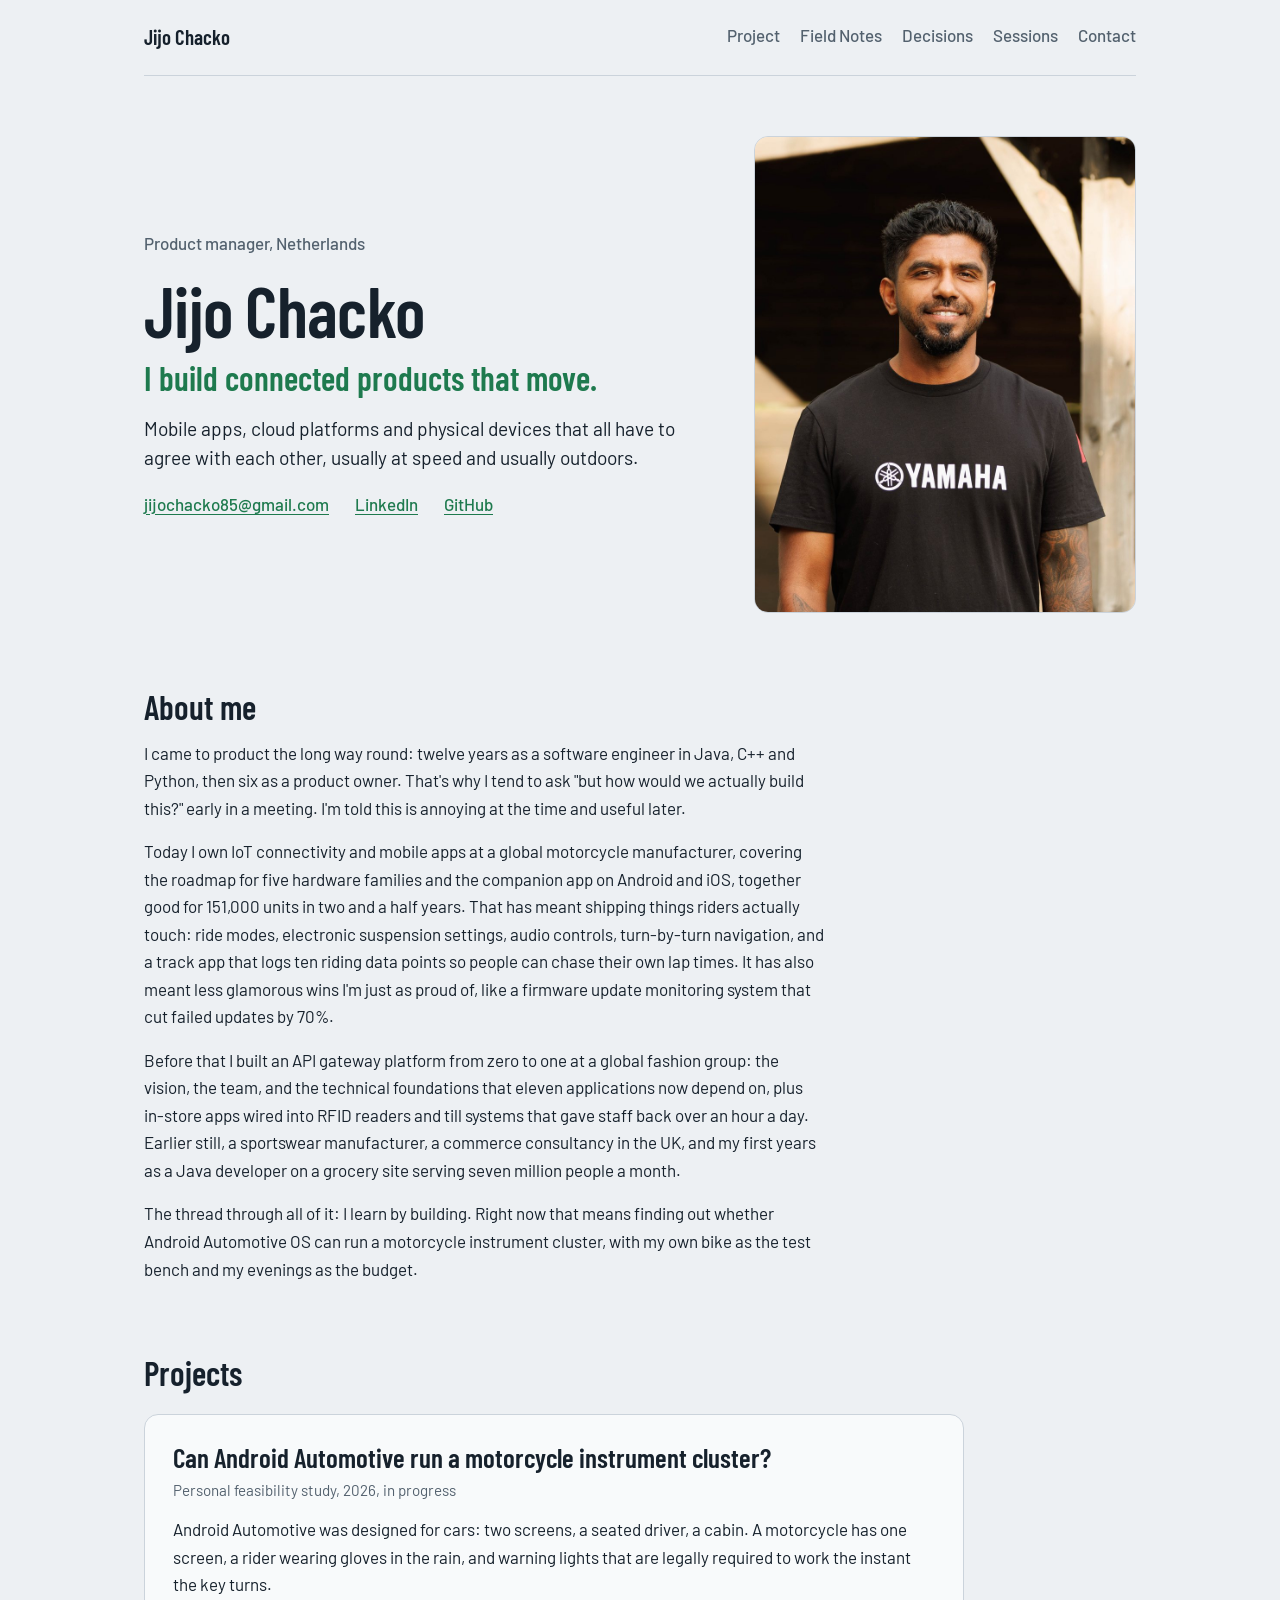
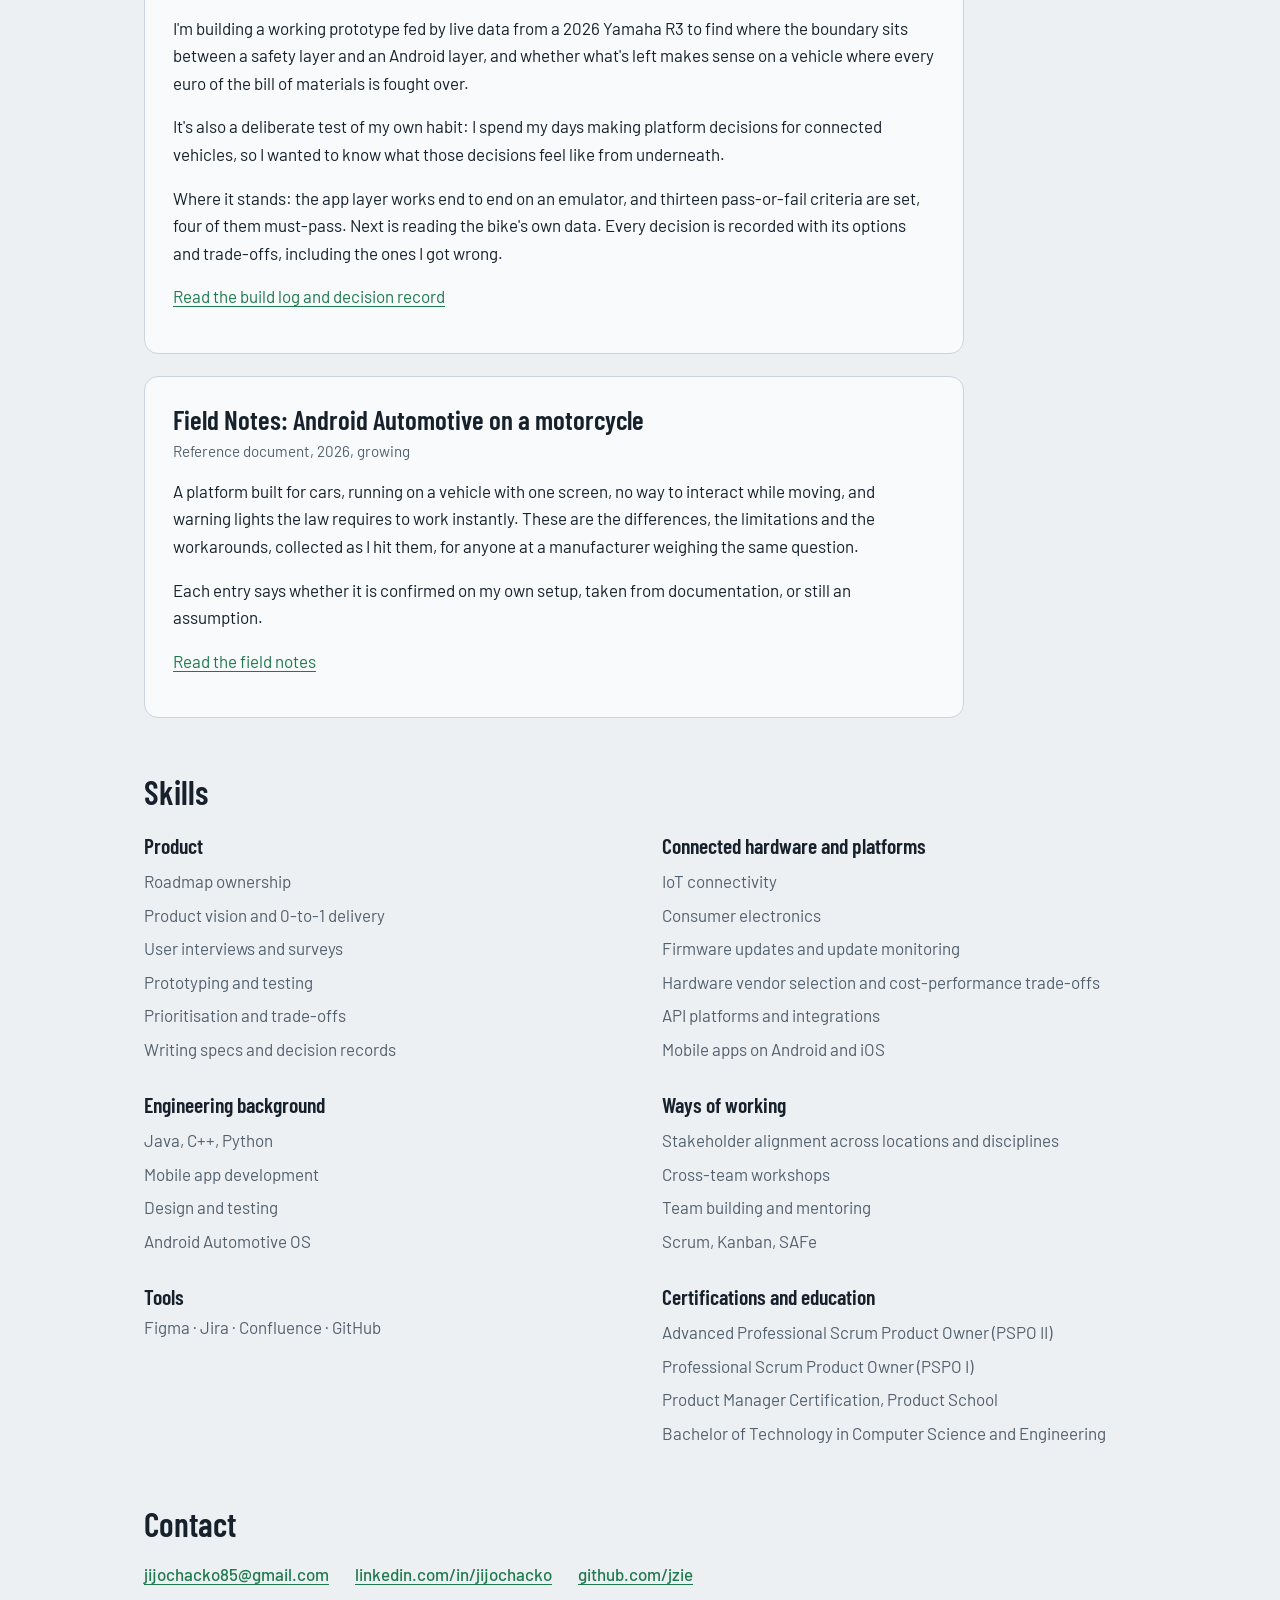
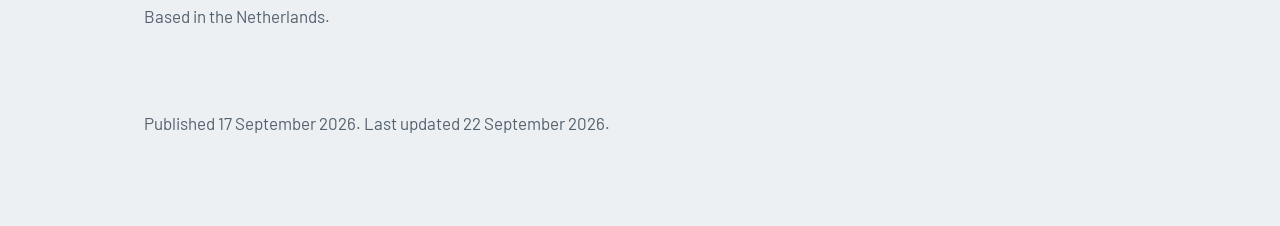
<file: index.html>
<!DOCTYPE html>
<html lang="en">
<head>
<meta charset="utf-8">
<meta name="viewport" content="width=device-width, initial-scale=1">
<title>Jijo Chacko | Product Manager, Connected Products and IoT</title>
<meta name="description" content="Jijo Chacko is a product manager in the Netherlands working on connected products: IoT connectivity, mobile apps and connected-vehicle platforms. Portfolio, projects and contact.">
<link rel="icon" href="data:image/svg+xml,<svg xmlns=%22http://www.w3.org/2000/svg%22 viewBox=%220 0 100 100%22><text y=%22.9em%22 font-size=%2290%22>🏍️</text></svg>">
<link rel="preconnect" href="https://fonts.googleapis.com">
<link rel="preconnect" href="https://fonts.gstatic.com" crossorigin>
<link href="https://fonts.googleapis.com/css2?family=Barlow:wght@400;500;600&family=Barlow+Condensed:wght@500;600&family=JetBrains+Mono:wght@400&display=swap" rel="stylesheet">
<link rel="stylesheet" href="styles.css">
<link rel="canonical" href="https://jzie.github.io/">
<meta property="og:type" content="article">
<meta property="og:title" content="Jijo Chacko | Product Manager, Connected Products and IoT">
<meta property="og:description" content="Product manager in the Netherlands working on connected products that move. Projects, skills and contact.">
<meta property="og:url" content="https://jzie.github.io/">
<meta property="og:image" content="https://jzie.github.io/og-image.jpg">
<meta property="og:image:width" content="1200">
<meta property="og:image:height" content="628">
<meta property="og:image:alt" content="Jijo Chacko">
<meta name="author" content="Jijo Chacko">
<meta property="article:author" content="Jijo Chacko">
<meta property="article:published_time" content="2026-09-17T09:00:00+02:00">
<meta property="article:modified_time" content="2026-09-22T09:00:00+02:00">
<meta name="twitter:card" content="summary">
<script type="application/ld+json">
{
  "@context": "https://schema.org",
  "@type": "ProfilePage",
  "url": "https://jzie.github.io/",
  "dateCreated": "2026-09-17T09:00:00+02:00",
  "dateModified": "2026-09-22T09:00:00+02:00",
  "mainEntity": {
    "@type": "Person",
    "name": "Jijo Chacko",
    "url": "https://jzie.github.io/",
    "image": "https://jzie.github.io/portrait.jpg",
    "jobTitle": "Product Manager",
    "description": "Product manager working on connected products: IoT connectivity, mobile apps and connected-vehicle platforms.",
    "address": {
      "@type": "PostalAddress",
      "addressCountry": "NL"
    },
    "knowsAbout": [
      "Product management",
      "IoT connectivity",
      "Connected vehicles",
      "Mobile apps",
      "API platforms",
      "Android Automotive OS"
    ],
    "sameAs": [
      "https://www.linkedin.com/in/jijochacko/",
      "https://github.com/jzie"
    ]
  }
}
</script>
</head>
<body>
<div class="wrap">
<nav class="site-nav" aria-label="Site">
  <a class="brand" href="index.html">Jijo Chacko</a>
  <div class="nav-links">
    <a href="project.html">Project</a>
    <a href="fieldnotes.html">Field Notes</a>
    <a href="decisions.html">Decisions</a>
    <a href="project.html#sessions">Sessions</a>
    <a href="index.html#contact">Contact</a>
  </div>
</nav>

<header class="hero">
  <div>
    <p class="byline">Product manager, Netherlands</p>
    <h1>Jijo Chacko</h1>
    <p class="tagline">I build connected products that move.</p>
    <p class="lede">Mobile apps, cloud platforms and physical devices that all have to agree with each other, usually at speed and usually outdoors.</p>
    <p class="contact-row">
      <a href="mailto:jijochacko85@gmail.com">jijochacko85@gmail.com</a>
      <a href="https://www.linkedin.com/in/jijochacko/">LinkedIn</a>
      <a href="https://github.com/jzie">GitHub</a>
    </p>
  </div>
  <img class="portrait" src="portrait.jpg" width="880" height="1100" alt="Portrait of Jijo Chacko">
</header>

<section id="about" class="prose">
  <h2>About me</h2>
  <p>I came to product the long way round: twelve years as a software engineer in Java, C++ and Python, then six as a product owner. That's why I tend to ask "but how would we actually build this?" early in a meeting. I'm told this is annoying at the time and useful later.</p>
  <p>Today I own IoT connectivity and mobile apps at a global motorcycle manufacturer, covering the roadmap for five hardware families and the companion app on Android and iOS, together good for 151,000 units in two and a half years. That has meant shipping things riders actually touch: ride modes, electronic suspension settings, audio controls, turn-by-turn navigation, and a track app that logs ten riding data points so people can chase their own lap times. It has also meant less glamorous wins I'm just as proud of, like a firmware update monitoring system that cut failed updates by 70%.</p>
  <p>Before that I built an API gateway platform from zero to one at a global fashion group: the vision, the team, and the technical foundations that eleven applications now depend on, plus in-store apps wired into RFID readers and till systems that gave staff back over an hour a day. Earlier still, a sportswear manufacturer, a commerce consultancy in the UK, and my first years as a Java developer on a grocery site serving seven million people a month.</p>
  <p>The thread through all of it: I learn by building. Right now that means finding out whether Android Automotive OS can run a motorcycle instrument cluster, with my own bike as the test bench and my evenings as the budget.</p>
</section>

<section id="projects">
  <h2>Projects</h2>
  <article class="project-card">
    <h3>Can Android Automotive run a motorcycle instrument cluster?</h3>
    <p class="meta">Personal feasibility study, 2026, in progress</p>
    <p>Android Automotive was designed for cars: two screens, a seated driver, a cabin. A motorcycle has one screen, a rider wearing gloves in the rain, and warning lights that are legally required to work the instant the key turns.</p>
    <p>I'm building a working prototype fed by live data from a 2026 Yamaha R3 to find where the boundary sits between a safety layer and an Android layer, and whether what's left makes sense on a vehicle where every euro of the bill of materials is fought over.</p>
    <p>It's also a deliberate test of my own habit: I spend my days making platform decisions for connected vehicles, so I wanted to know what those decisions feel like from underneath.</p>
    <p>Where it stands: the app layer works end to end on an emulator, and thirteen pass-or-fail criteria are set, four of them must-pass. Next is reading the bike's own data. Every decision is recorded with its options and trade-offs, including the ones I got wrong.</p>
    <p><a href="project.html">Read the build log and decision record</a></p>
  </article>
  <article class="project-card">
    <h3>Field Notes: Android Automotive on a motorcycle</h3>
    <p class="meta">Reference document, 2026, growing</p>
    <p>A platform built for cars, running on a vehicle with one screen, no way to interact while moving, and warning lights the law requires to work instantly. These are the differences, the limitations and the workarounds, collected as I hit them, for anyone at a manufacturer weighing the same question.</p>
    <p>Each entry says whether it is confirmed on my own setup, taken from documentation, or still an assumption.</p>
    <p><a href="fieldnotes.html">Read the field notes</a></p>
  </article>
</section>

<section id="skills">
  <h2>Skills</h2>
  <div class="skills">
    <div><h3>Product</h3>
      <ul>
        <li>Roadmap ownership</li>
        <li>Product vision and 0-to-1 delivery</li>
        <li>User interviews and surveys</li>
        <li>Prototyping and testing</li>
        <li>Prioritisation and trade-offs</li>
        <li>Writing specs and decision records</li>
      </ul>
    </div>
    <div><h3>Connected hardware and platforms</h3>
      <ul>
        <li>IoT connectivity</li>
        <li>Consumer electronics</li>
        <li>Firmware updates and update monitoring</li>
        <li>Hardware vendor selection and cost-performance trade-offs</li>
        <li>API platforms and integrations</li>
        <li>Mobile apps on Android and iOS</li>
      </ul>
    </div>
    <div><h3>Engineering background</h3>
      <ul>
        <li>Java, C++, Python</li>
        <li>Mobile app development</li>
        <li>Design and testing</li>
        <li>Android Automotive OS</li>
      </ul>
    </div>
    <div><h3>Ways of working</h3>
      <ul>
        <li>Stakeholder alignment across locations and disciplines</li>
        <li>Cross-team workshops</li>
        <li>Team building and mentoring</li>
        <li>Scrum, Kanban, SAFe</li>
      </ul>
    </div>
    <div><h3>Tools</h3><p>Figma · Jira · Confluence · GitHub</p></div>
    <div><h3>Certifications and education</h3>
      <ul>
        <li>Advanced Professional Scrum Product Owner (PSPO II)</li>
        <li>Professional Scrum Product Owner (PSPO I)</li>
        <li>Product Manager Certification, Product School</li>
        <li>Bachelor of Technology in Computer Science and Engineering</li>
      </ul>
    </div>
  </div>
</section>

<section id="contact" class="prose">
  <h2>Contact</h2>
  <p class="contact-row">
    <a href="mailto:jijochacko85@gmail.com">jijochacko85@gmail.com</a>
    <a href="https://www.linkedin.com/in/jijochacko/">linkedin.com/in/jijochacko</a>
    <a href="https://github.com/jzie">github.com/jzie</a>
  </p>
  <p class="muted" style="margin-top:14px">Based in the Netherlands.</p>
</section>

<footer>
  <p>Published <time datetime="2026-09-17">17 September 2026</time>. Last updated <time datetime="2026-09-22">22 September 2026</time>.</p>
</footer>
</div>
</body>
</html>
</file>
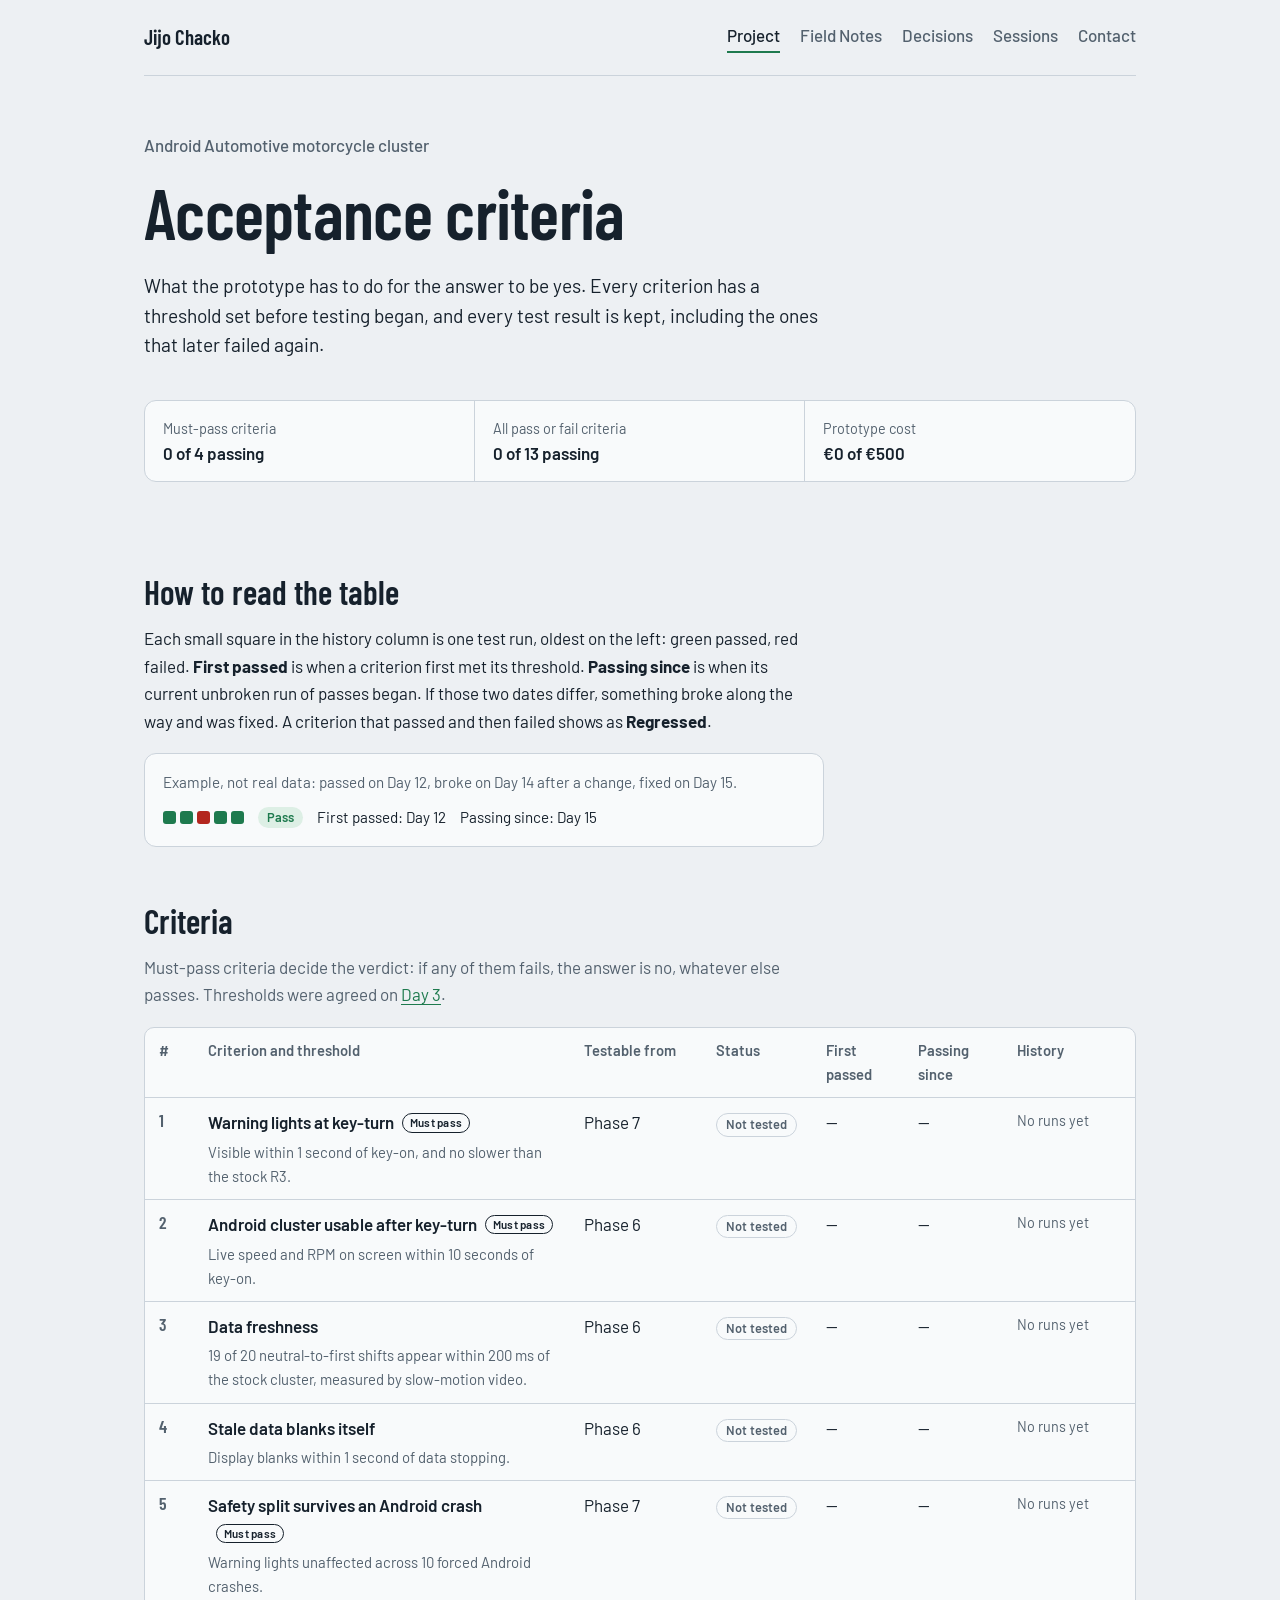
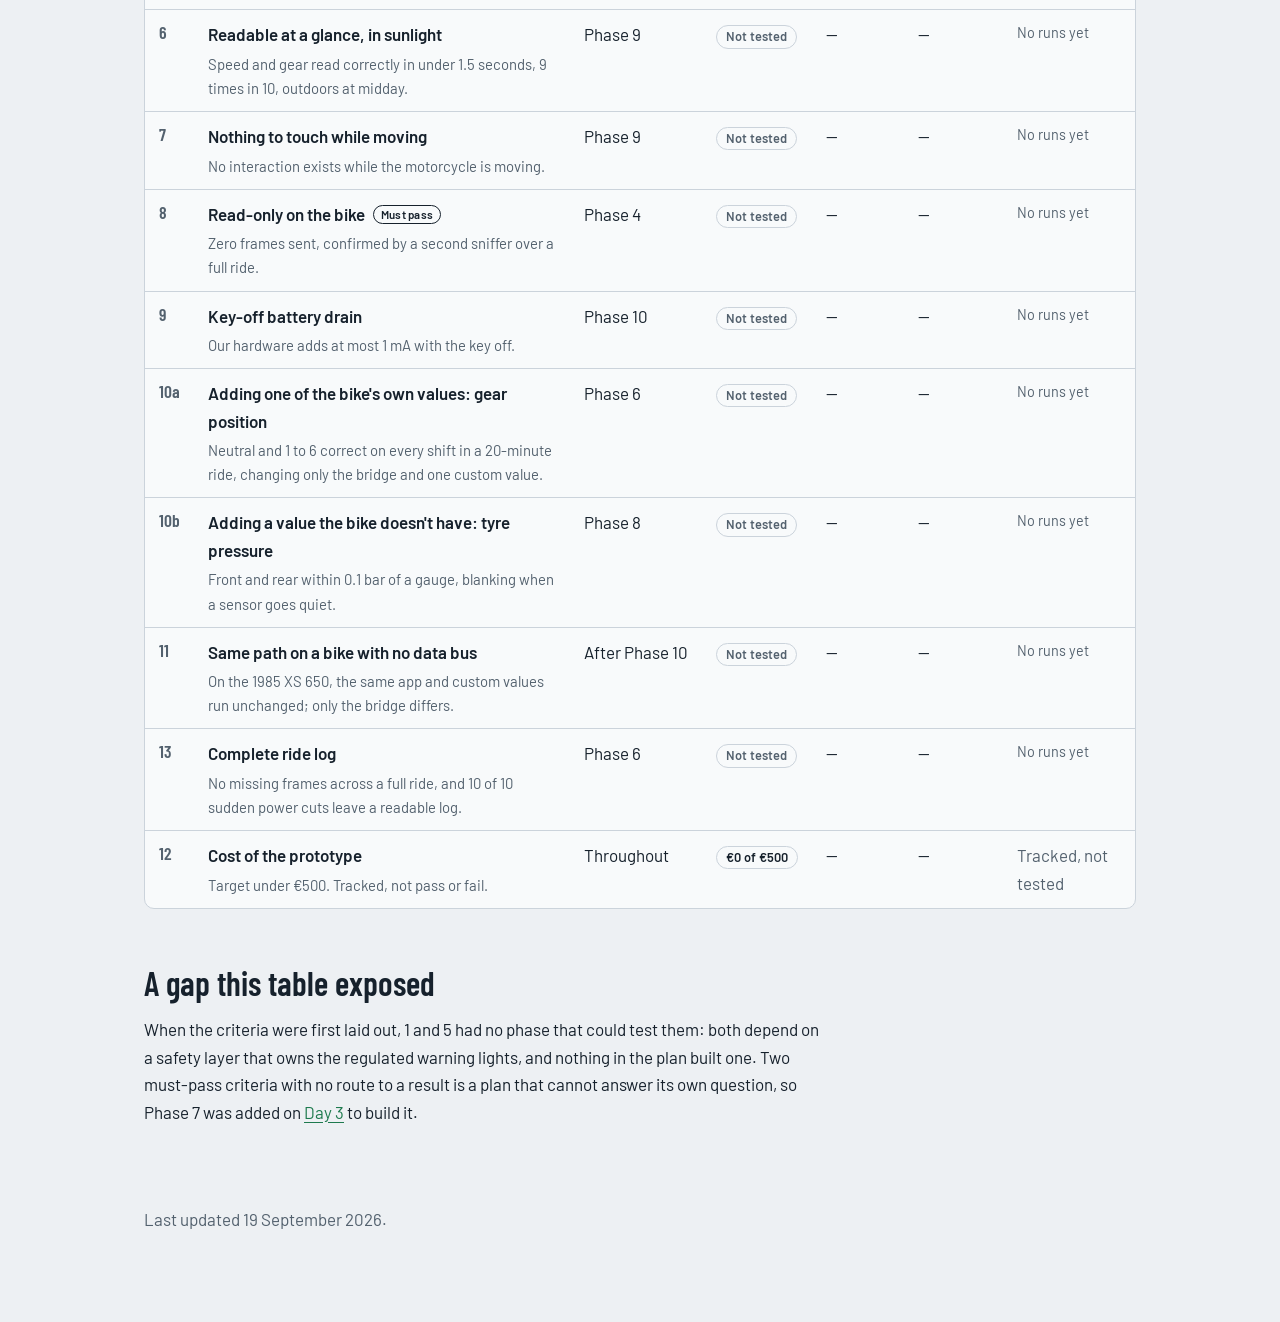
<file: criteria.html>
<!DOCTYPE html>
<html lang="en">
<head>
<meta charset="utf-8">
<meta name="viewport" content="width=device-width, initial-scale=1">
<title>Acceptance criteria | Android Automotive motorcycle cluster | Jijo Chacko</title>
<meta name="description" content="Pass or fail criteria for a feasibility POC: can Android Automotive run a motorcycle instrument cluster? Every test result recorded, including regressions.">
<link rel="icon" href="data:image/svg+xml,<svg xmlns=%22http://www.w3.org/2000/svg%22 viewBox=%220 0 100 100%22><text y=%22.9em%22 font-size=%2290%22>🏍️</text></svg>">
<link rel="preconnect" href="https://fonts.googleapis.com">
<link rel="preconnect" href="https://fonts.gstatic.com" crossorigin>
<link href="https://fonts.googleapis.com/css2?family=Barlow:wght@400;500;600&family=Barlow+Condensed:wght@500;600&family=JetBrains+Mono:wght@400&display=swap" rel="stylesheet">
<link rel="stylesheet" href="styles.css">
</head>
<body>
<div class="wrap">
<nav class="site-nav" aria-label="Site">
  <a class="brand" href="index.html">Jijo Chacko</a>
  <div class="nav-links">
    <a href="project.html" aria-current="page">Project</a>
    <a href="fieldnotes.html">Field Notes</a>
    <a href="decisions.html">Decisions</a>
    <a href="project.html#sessions">Sessions</a>
    <a href="index.html#contact">Contact</a>
  </div>
</nav>

<header>
  <p class="byline">Android Automotive motorcycle cluster</p>
  <h1>Acceptance criteria</h1>
  <p class="lede">What the prototype has to do for the answer to be yes. Every criterion has a threshold set before testing began, and every test result is kept, including the ones that later failed again.</p>
  <dl class="facts three">
    <div><dt>Must-pass criteria</dt><dd>0 of 4 passing</dd></div>
    <div><dt>All pass or fail criteria</dt><dd>0 of 13 passing</dd></div>
    <div><dt>Prototype cost</dt><dd>€0 of €500</dd></div>
  </dl>
</header>

<section class="prose">
  <h2>How to read the table</h2>
  <p>Each small square in the history column is one test run, oldest on the left: green passed, red failed. <strong>First passed</strong> is when a criterion first met its threshold. <strong>Passing since</strong> is when its current unbroken run of passes began. If those two dates differ, something broke along the way and was fixed. A criterion that passed and then failed shows as <strong>Regressed</strong>.</p>
  <div class="example">
    <p class="small muted" style="margin:0 0 10px">Example, not real data: passed on Day 12, broke on Day 14 after a change, fixed on Day 15.</p>
    <div class="row">
      <div class="runs"><span class="run pass"></span><span class="run pass"></span><span class="run fail"></span><span class="run pass"></span><span class="run pass"></span></div>
      <span class="st-badge st-pass">Pass</span>
      <span class="small">First passed: Day 12</span>
      <span class="small">Passing since: Day 15</span>
    </div>
  </div>
</section>

<section>
  <h2>Criteria</h2>
  <p class="prose muted">Must-pass criteria decide the verdict: if any of them fails, the answer is no, whatever else passes. Thresholds were agreed on <a href="day-03.html">Day 3</a>.</p>
  <div class="tw crit" style="margin-top:18px">
    <table>
      <thead><tr><th>#</th><th>Criterion and threshold</th><th>Testable from</th><th>Status</th><th>First passed</th><th>Passing since</th><th>History</th></tr></thead>
      <tbody>
        <tr>
          <td class="num">1</td>
          <td><span class="name">Warning lights at key-turn</span><span class="must">Must pass</span><span class="passif">Visible within 1 second of key-on, and no slower than the stock R3.</span></td>
          <td class="date">Phase 7</td>
          <td><span class="st-badge st-untested">Not tested</span></td>
          <td class="date">—</td>
          <td class="date">—</td>
          <td><div class="runs"><span class="none">No runs yet</span></div></td>
        </tr>
        <tr>
          <td class="num">2</td>
          <td><span class="name">Android cluster usable after key-turn</span><span class="must">Must pass</span><span class="passif">Live speed and RPM on screen within 10 seconds of key-on.</span></td>
          <td class="date">Phase 6</td>
          <td><span class="st-badge st-untested">Not tested</span></td>
          <td class="date">—</td>
          <td class="date">—</td>
          <td><div class="runs"><span class="none">No runs yet</span></div></td>
        </tr>
        <tr>
          <td class="num">3</td>
          <td><span class="name">Data freshness</span><span class="passif">19 of 20 neutral-to-first shifts appear within 200 ms of the stock cluster, measured by slow-motion video.</span></td>
          <td class="date">Phase 6</td>
          <td><span class="st-badge st-untested">Not tested</span></td>
          <td class="date">—</td>
          <td class="date">—</td>
          <td><div class="runs"><span class="none">No runs yet</span></div></td>
        </tr>
        <tr>
          <td class="num">4</td>
          <td><span class="name">Stale data blanks itself</span><span class="passif">Display blanks within 1 second of data stopping.</span></td>
          <td class="date">Phase 6</td>
          <td><span class="st-badge st-untested">Not tested</span></td>
          <td class="date">—</td>
          <td class="date">—</td>
          <td><div class="runs"><span class="none">No runs yet</span></div></td>
        </tr>
        <tr>
          <td class="num">5</td>
          <td><span class="name">Safety split survives an Android crash</span><span class="must">Must pass</span><span class="passif">Warning lights unaffected across 10 forced Android crashes.</span></td>
          <td class="date">Phase 7</td>
          <td><span class="st-badge st-untested">Not tested</span></td>
          <td class="date">—</td>
          <td class="date">—</td>
          <td><div class="runs"><span class="none">No runs yet</span></div></td>
        </tr>
        <tr>
          <td class="num">6</td>
          <td><span class="name">Readable at a glance, in sunlight</span><span class="passif">Speed and gear read correctly in under 1.5 seconds, 9 times in 10, outdoors at midday.</span></td>
          <td class="date">Phase 9</td>
          <td><span class="st-badge st-untested">Not tested</span></td>
          <td class="date">—</td>
          <td class="date">—</td>
          <td><div class="runs"><span class="none">No runs yet</span></div></td>
        </tr>
        <tr>
          <td class="num">7</td>
          <td><span class="name">Nothing to touch while moving</span><span class="passif">No interaction exists while the motorcycle is moving.</span></td>
          <td class="date">Phase 9</td>
          <td><span class="st-badge st-untested">Not tested</span></td>
          <td class="date">—</td>
          <td class="date">—</td>
          <td><div class="runs"><span class="none">No runs yet</span></div></td>
        </tr>
        <tr>
          <td class="num">8</td>
          <td><span class="name">Read-only on the bike</span><span class="must">Must pass</span><span class="passif">Zero frames sent, confirmed by a second sniffer over a full ride.</span></td>
          <td class="date">Phase 4</td>
          <td><span class="st-badge st-untested">Not tested</span></td>
          <td class="date">—</td>
          <td class="date">—</td>
          <td><div class="runs"><span class="none">No runs yet</span></div></td>
        </tr>
        <tr>
          <td class="num">9</td>
          <td><span class="name">Key-off battery drain</span><span class="passif">Our hardware adds at most 1 mA with the key off.</span></td>
          <td class="date">Phase 10</td>
          <td><span class="st-badge st-untested">Not tested</span></td>
          <td class="date">—</td>
          <td class="date">—</td>
          <td><div class="runs"><span class="none">No runs yet</span></div></td>
        </tr>
        <tr>
          <td class="num">10a</td>
          <td><span class="name">Adding one of the bike's own values: gear position</span><span class="passif">Neutral and 1 to 6 correct on every shift in a 20-minute ride, changing only the bridge and one custom value.</span></td>
          <td class="date">Phase 6</td>
          <td><span class="st-badge st-untested">Not tested</span></td>
          <td class="date">—</td>
          <td class="date">—</td>
          <td><div class="runs"><span class="none">No runs yet</span></div></td>
        </tr>
        <tr>
          <td class="num">10b</td>
          <td><span class="name">Adding a value the bike doesn't have: tyre pressure</span><span class="passif">Front and rear within 0.1 bar of a gauge, blanking when a sensor goes quiet.</span></td>
          <td class="date">Phase 8</td>
          <td><span class="st-badge st-untested">Not tested</span></td>
          <td class="date">—</td>
          <td class="date">—</td>
          <td><div class="runs"><span class="none">No runs yet</span></div></td>
        </tr>
        <tr>
          <td class="num">11</td>
          <td><span class="name">Same path on a bike with no data bus</span><span class="passif">On the 1985 XS 650, the same app and custom values run unchanged; only the bridge differs.</span></td>
          <td class="date">After Phase 10</td>
          <td><span class="st-badge st-untested">Not tested</span></td>
          <td class="date">—</td>
          <td class="date">—</td>
          <td><div class="runs"><span class="none">No runs yet</span></div></td>
        </tr>
        <tr>
          <td class="num">13</td>
          <td><span class="name">Complete ride log</span><span class="passif">No missing frames across a full ride, and 10 of 10 sudden power cuts leave a readable log.</span></td>
          <td class="date">Phase 6</td>
          <td><span class="st-badge st-untested">Not tested</span></td>
          <td class="date">—</td>
          <td class="date">—</td>
          <td><div class="runs"><span class="none">No runs yet</span></div></td>
        </tr>
        <tr>
          <td class="num">12</td>
          <td><span class="name">Cost of the prototype</span><span class="passif">Target under €500. Tracked, not pass or fail.</span></td>
          <td class="date">Throughout</td>
          <td><span class="st-badge st-tracked">€0 of €500</span></td>
          <td class="date">—</td><td class="date">—</td>
          <td><span class="none muted">Tracked, not tested</span></td>
        </tr>
      </tbody>
    </table>
  </div>
</section>

<section class="prose">
  <h2>A gap this table exposed</h2>
  <p>When the criteria were first laid out, 1 and 5 had no phase that could test them: both depend on a safety layer that owns the regulated warning lights, and nothing in the plan built one. Two must-pass criteria with no route to a result is a plan that cannot answer its own question, so Phase 7 was added on <a href="day-03.html">Day 3</a> to build it.</p>
</section>

<footer>
  <p>Last updated 19 September 2026.</p>
</footer>
</div>
</body>
</html>
</file>
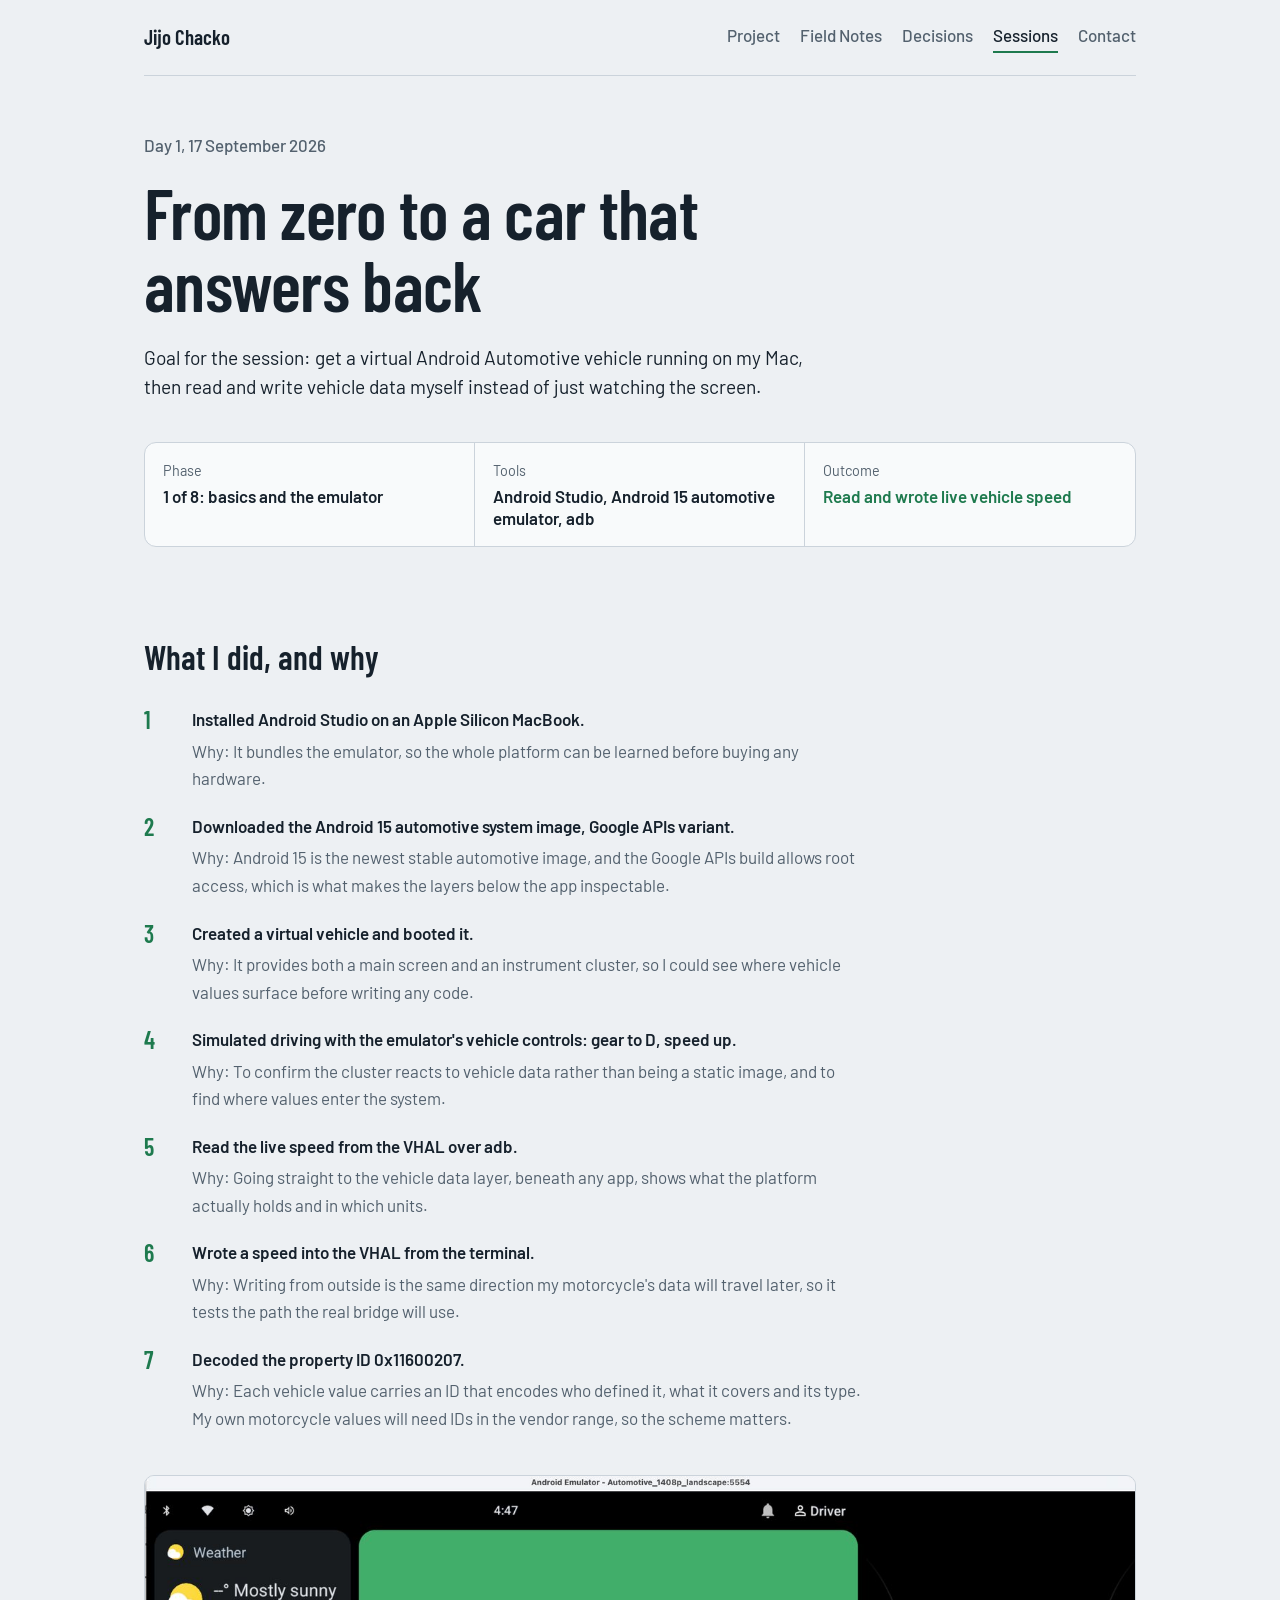
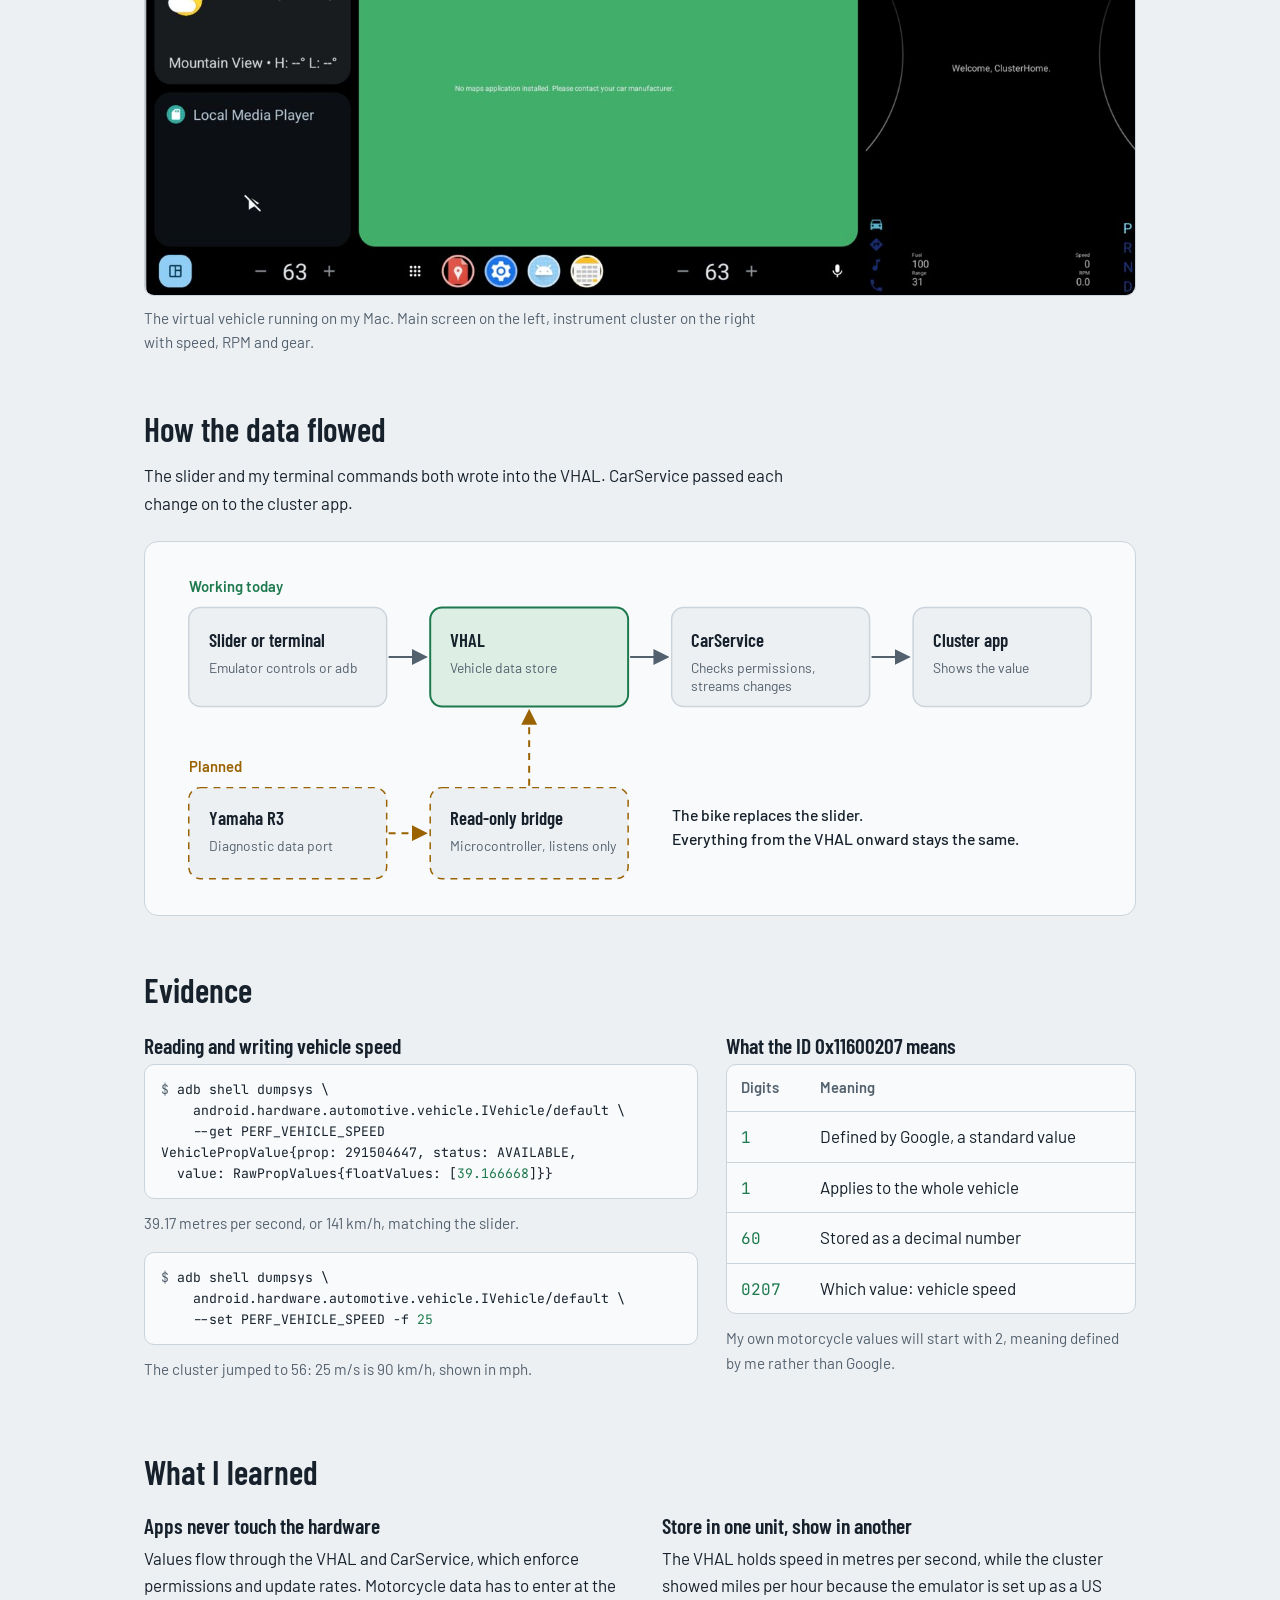
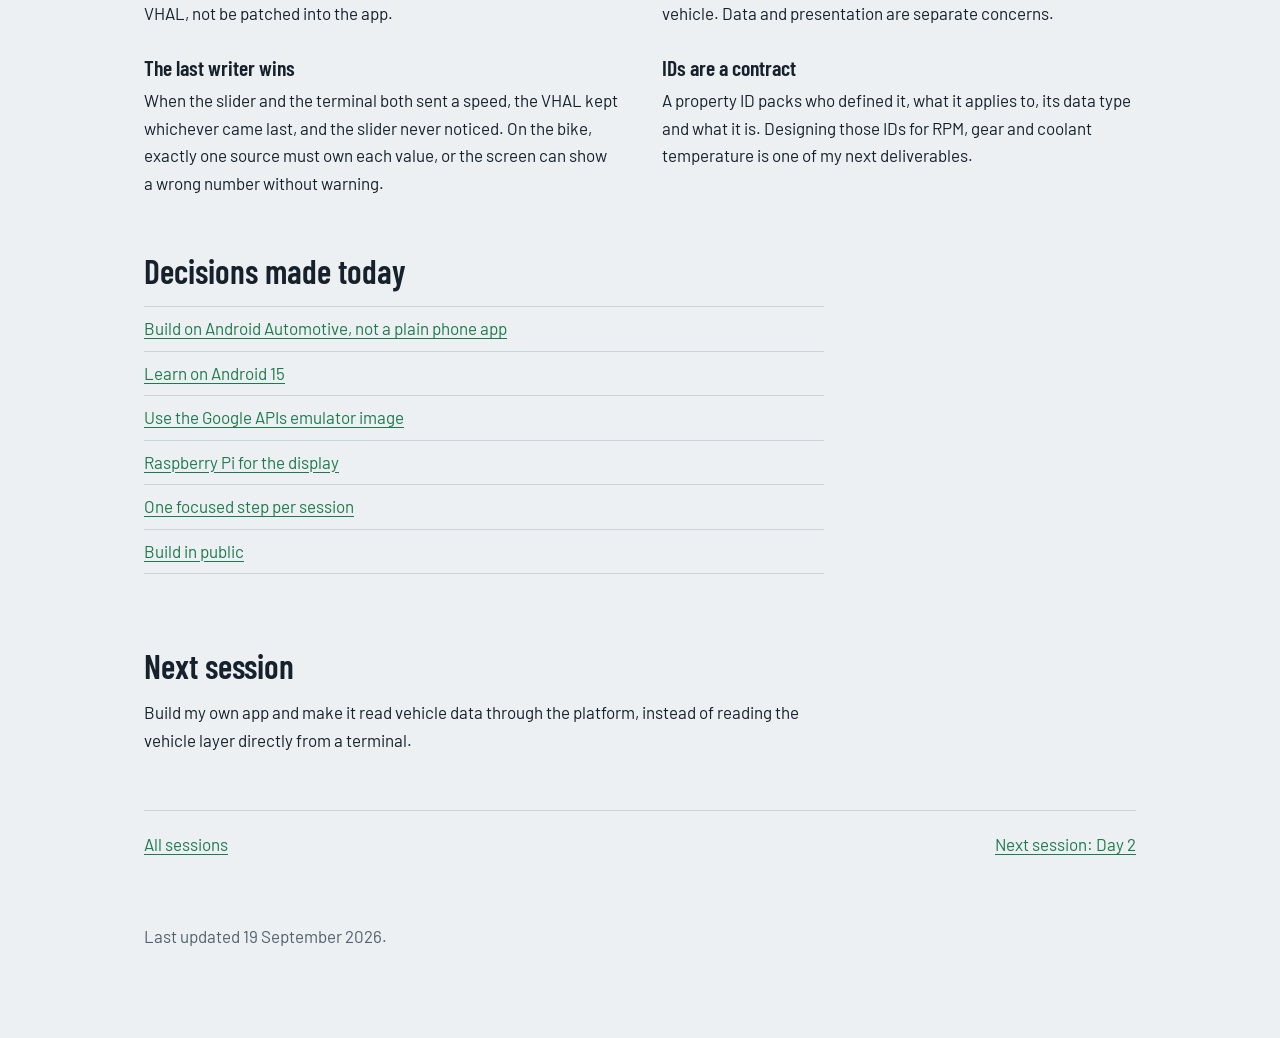
<file: day-01.html>
<!DOCTYPE html>
<html lang="en">
<head>
<meta charset="utf-8">
<meta name="viewport" content="width=device-width, initial-scale=1">
<title>Day 1: From zero to a car that answers back | Jijo Chacko</title>
<meta name="description" content="Session notes, day 1: setting up an Android Automotive emulator and reading and writing live vehicle speed.">
<link rel="icon" href="data:image/svg+xml,<svg xmlns=%22http://www.w3.org/2000/svg%22 viewBox=%220 0 100 100%22><text y=%22.9em%22 font-size=%2290%22>🏍️</text></svg>">
<link rel="preconnect" href="https://fonts.googleapis.com">
<link rel="preconnect" href="https://fonts.gstatic.com" crossorigin>
<link href="https://fonts.googleapis.com/css2?family=Barlow:wght@400;500;600&family=Barlow+Condensed:wght@500;600&family=JetBrains+Mono:wght@400&display=swap" rel="stylesheet">
<link rel="stylesheet" href="styles.css">
</head>
<body>
<div class="wrap">
<nav class="site-nav" aria-label="Site">
  <a class="brand" href="index.html">Jijo Chacko</a>
  <div class="nav-links">
    <a href="project.html">Project</a>
    <a href="fieldnotes.html">Field Notes</a>
    <a href="decisions.html">Decisions</a>
    <a href="project.html#sessions" aria-current="page">Sessions</a>
    <a href="index.html#contact">Contact</a>
  </div>
</nav>

<header>
  <p class="byline">Day 1, 17 September 2026</p>
  <h1>From zero to a car that answers back</h1>
  <p class="lede">Goal for the session: get a virtual Android Automotive vehicle running on my Mac, then read and write vehicle data myself instead of just watching the screen.</p>
  <dl class="facts three">
    <div><dt>Phase</dt><dd>1 of 8: basics and the emulator</dd></div>
    <div><dt>Tools</dt><dd>Android Studio, Android 15 automotive emulator, adb</dd></div>
    <div class="live"><dt>Outcome</dt><dd>Read and wrote live vehicle speed</dd></div>
  </dl>
</header>

<section>
  <h2>What I did, and why</h2>
  <ol class="steps">
    <li><span><span class="what">Installed Android Studio on an Apple Silicon MacBook.</span><span class="why">Why: It bundles the emulator, so the whole platform can be learned before buying any hardware.</span></span></li>
    <li><span><span class="what">Downloaded the Android 15 automotive system image, Google APIs variant.</span><span class="why">Why: Android 15 is the newest stable automotive image, and the Google APIs build allows root access, which is what makes the layers below the app inspectable.</span></span></li>
    <li><span><span class="what">Created a virtual vehicle and booted it.</span><span class="why">Why: It provides both a main screen and an instrument cluster, so I could see where vehicle values surface before writing any code.</span></span></li>
    <li><span><span class="what">Simulated driving with the emulator's vehicle controls: gear to D, speed up.</span><span class="why">Why: To confirm the cluster reacts to vehicle data rather than being a static image, and to find where values enter the system.</span></span></li>
    <li><span><span class="what">Read the live speed from the VHAL over adb.</span><span class="why">Why: Going straight to the vehicle data layer, beneath any app, shows what the platform actually holds and in which units.</span></span></li>
    <li><span><span class="what">Wrote a speed into the VHAL from the terminal.</span><span class="why">Why: Writing from outside is the same direction my motorcycle's data will travel later, so it tests the path the real bridge will use.</span></span></li>
    <li><span><span class="what">Decoded the property ID 0x11600207.</span><span class="why">Why: Each vehicle value carries an ID that encodes who defined it, what it covers and its type. My own motorcycle values will need IDs in the vendor range, so the scheme matters.</span></span></li>
  </ol>

  <figure>
    <img src="day-01-emulator.jpg" width="1400" height="593" alt="Android Automotive emulator: main screen with weather and media on the left, instrument cluster with fuel, speed, RPM and gear letters on the right.">
    <figcaption>The virtual vehicle running on my Mac. Main screen on the left, instrument cluster on the right with speed, RPM and gear.</figcaption>
  </figure>
</section>

<section>
  <div class="prose">
    <h2>How the data flowed</h2>
    <p>The slider and my terminal commands both wrote into the VHAL. CarService passed each change on to the cluster app.</p>
  </div>
  <div class="diagram" role="img" aria-label="Diagram. Working today: slider or terminal sends a value to the VHAL, the vehicle data store; CarService checks permissions and streams changes to the cluster app. Planned: the Yamaha R3 data port feeds a read-only bridge, which writes into the same VHAL.">
    <svg viewBox="0 0 960 336" xmlns="http://www.w3.org/2000/svg" aria-hidden="true">
      <defs>
        <marker id="a" viewBox="0 0 10 10" refX="9" refY="5" markerWidth="8" markerHeight="8" orient="auto-start-reverse"><path class="ah" d="M0 0 L10 5 L0 10 z"/></marker>
        <marker id="ap" viewBox="0 0 10 10" refX="9" refY="5" markerWidth="8" markerHeight="8" orient="auto-start-reverse"><path class="ah-plan" d="M0 0 L10 5 L0 10 z"/></marker>
      </defs>
      <text class="lab-live" x="24" y="30">Working today</text>
      <rect class="bx" x="24" y="46" width="200" height="100" rx="12"/>
      <text class="t1" x="44" y="86">Slider or terminal</text>
      <text class="t2" x="44" y="112">Emulator controls or adb</text>
      <rect class="bx-key" x="268" y="46" width="200" height="100" rx="12"/>
      <text class="t1" x="288" y="86">VHAL</text>
      <text class="t2" x="288" y="112">Vehicle data store</text>
      <rect class="bx" x="512" y="46" width="200" height="100" rx="12"/>
      <text class="t1" x="532" y="86">CarService</text>
      <text class="t2" x="532" y="112">Checks permissions,</text>
      <text class="t2" x="532" y="130">streams changes</text>
      <rect class="bx" x="756" y="46" width="180" height="100" rx="12"/>
      <text class="t1" x="776" y="86">Cluster app</text>
      <text class="t2" x="776" y="112">Shows the value</text>
      <line class="ln" x1="226" y1="96" x2="264" y2="96" marker-end="url(#a)"/>
      <line class="ln" x1="470" y1="96" x2="508" y2="96" marker-end="url(#a)"/>
      <line class="ln" x1="714" y1="96" x2="752" y2="96" marker-end="url(#a)"/>
      <text class="lab-plan" x="24" y="212">Planned</text>
      <rect class="bx-plan" x="24" y="228" width="200" height="92" rx="12"/>
      <text class="t1" x="44" y="266">Yamaha R3</text>
      <text class="t2" x="44" y="292">Diagnostic data port</text>
      <rect class="bx-plan" x="268" y="228" width="200" height="92" rx="12"/>
      <text class="t1" x="288" y="266">Read-only bridge</text>
      <text class="t2" x="288" y="292">Microcontroller, listens only</text>
      <line class="ln-plan" x1="226" y1="274" x2="264" y2="274" marker-end="url(#ap)"/>
      <line class="ln-plan" x1="368" y1="226" x2="368" y2="150" marker-end="url(#ap)"/>
      <text class="note" x="512" y="262">The bike replaces the slider.</text>
      <text class="note" x="512" y="286">Everything from the VHAL onward stays the same.</text>
    </svg>
  </div>
</section>

<section>
  <h2>Evidence</h2>
  <div class="evidence">
    <div>
      <h3>Reading and writing vehicle speed</h3>
<pre><span class="p">$</span> adb shell dumpsys \
    android.hardware.automotive.vehicle.IVehicle/default \
    --get PERF_VEHICLE_SPEED
VehiclePropValue{prop: 291504647, status: AVAILABLE,
  value: RawPropValues{floatValues: [<span class="v">39.166668</span>]}}</pre>
      <p class="small muted">39.17 metres per second, or 141 km/h, matching the slider.</p>
<pre><span class="p">$</span> adb shell dumpsys \
    android.hardware.automotive.vehicle.IVehicle/default \
    --set PERF_VEHICLE_SPEED -f <span class="v">25</span></pre>
      <p class="small muted">The cluster jumped to 56: 25 m/s is 90 km/h, shown in mph.</p>
    </div>
    <div>
      <h3>What the ID 0x11600207 means</h3>
      <div class="tw">
        <table>
          <thead><tr><th>Digits</th><th>Meaning</th></tr></thead>
          <tbody>
            <tr><td><code>1</code></td><td>Defined by Google, a standard value</td></tr>
            <tr><td><code>1</code></td><td>Applies to the whole vehicle</td></tr>
            <tr><td><code>60</code></td><td>Stored as a decimal number</td></tr>
            <tr><td><code>0207</code></td><td>Which value: vehicle speed</td></tr>
          </tbody>
        </table>
      </div>
      <p class="small muted" style="margin-top:12px">My own motorcycle values will start with 2, meaning defined by me rather than Google.</p>
    </div>
  </div>
</section>

<section>
  <h2>What I learned</h2>
  <div class="learn">
    <div><h3>Apps never touch the hardware</h3><p>Values flow through the VHAL and CarService, which enforce permissions and update rates. Motorcycle data has to enter at the VHAL, not be patched into the app.</p></div>
    <div><h3>Store in one unit, show in another</h3><p>The VHAL holds speed in metres per second, while the cluster showed miles per hour because the emulator is set up as a US vehicle. Data and presentation are separate concerns.</p></div>
    <div><h3>The last writer wins</h3><p>When the slider and the terminal both sent a speed, the VHAL kept whichever came last, and the slider never noticed. On the bike, exactly one source must own each value, or the screen can show a wrong number without warning.</p></div>
    <div><h3>IDs are a contract</h3><p>A property ID packs who defined it, what it applies to, its data type and what it is. Designing those IDs for RPM, gear and coolant temperature is one of my next deliverables.</p></div>
  </div>
</section>

<section class="prose">
  <h2>Decisions made today</h2>
  <ul class="dlist">
    <li><a href="decisions.html#d-scope">Build on Android Automotive, not a plain phone app</a></li>
    <li><a href="decisions.html#d-version">Learn on Android 15</a></li>
    <li><a href="decisions.html#d-image">Use the Google APIs emulator image</a></li>
    <li><a href="decisions.html#d-display">Raspberry Pi for the display</a></li>
    <li><a href="decisions.html#d-cadence">One focused step per session</a></li>
    <li><a href="decisions.html#d-public">Build in public</a></li>
  </ul>
</section>

<section class="prose">
  <h2>Next session</h2>
  <p>Build my own app and make it read vehicle data through the platform, instead of reading the vehicle layer directly from a terminal.</p>
</section>

<nav class="pager" aria-label="Sessions">
  <a href="project.html#sessions">All sessions</a>
  <a href="day-02.html">Next session: Day 2</a>
</nav>

<footer>
  <p>Last updated 19 September 2026.</p>
</footer>
</div>
</body>
</html>
</file>
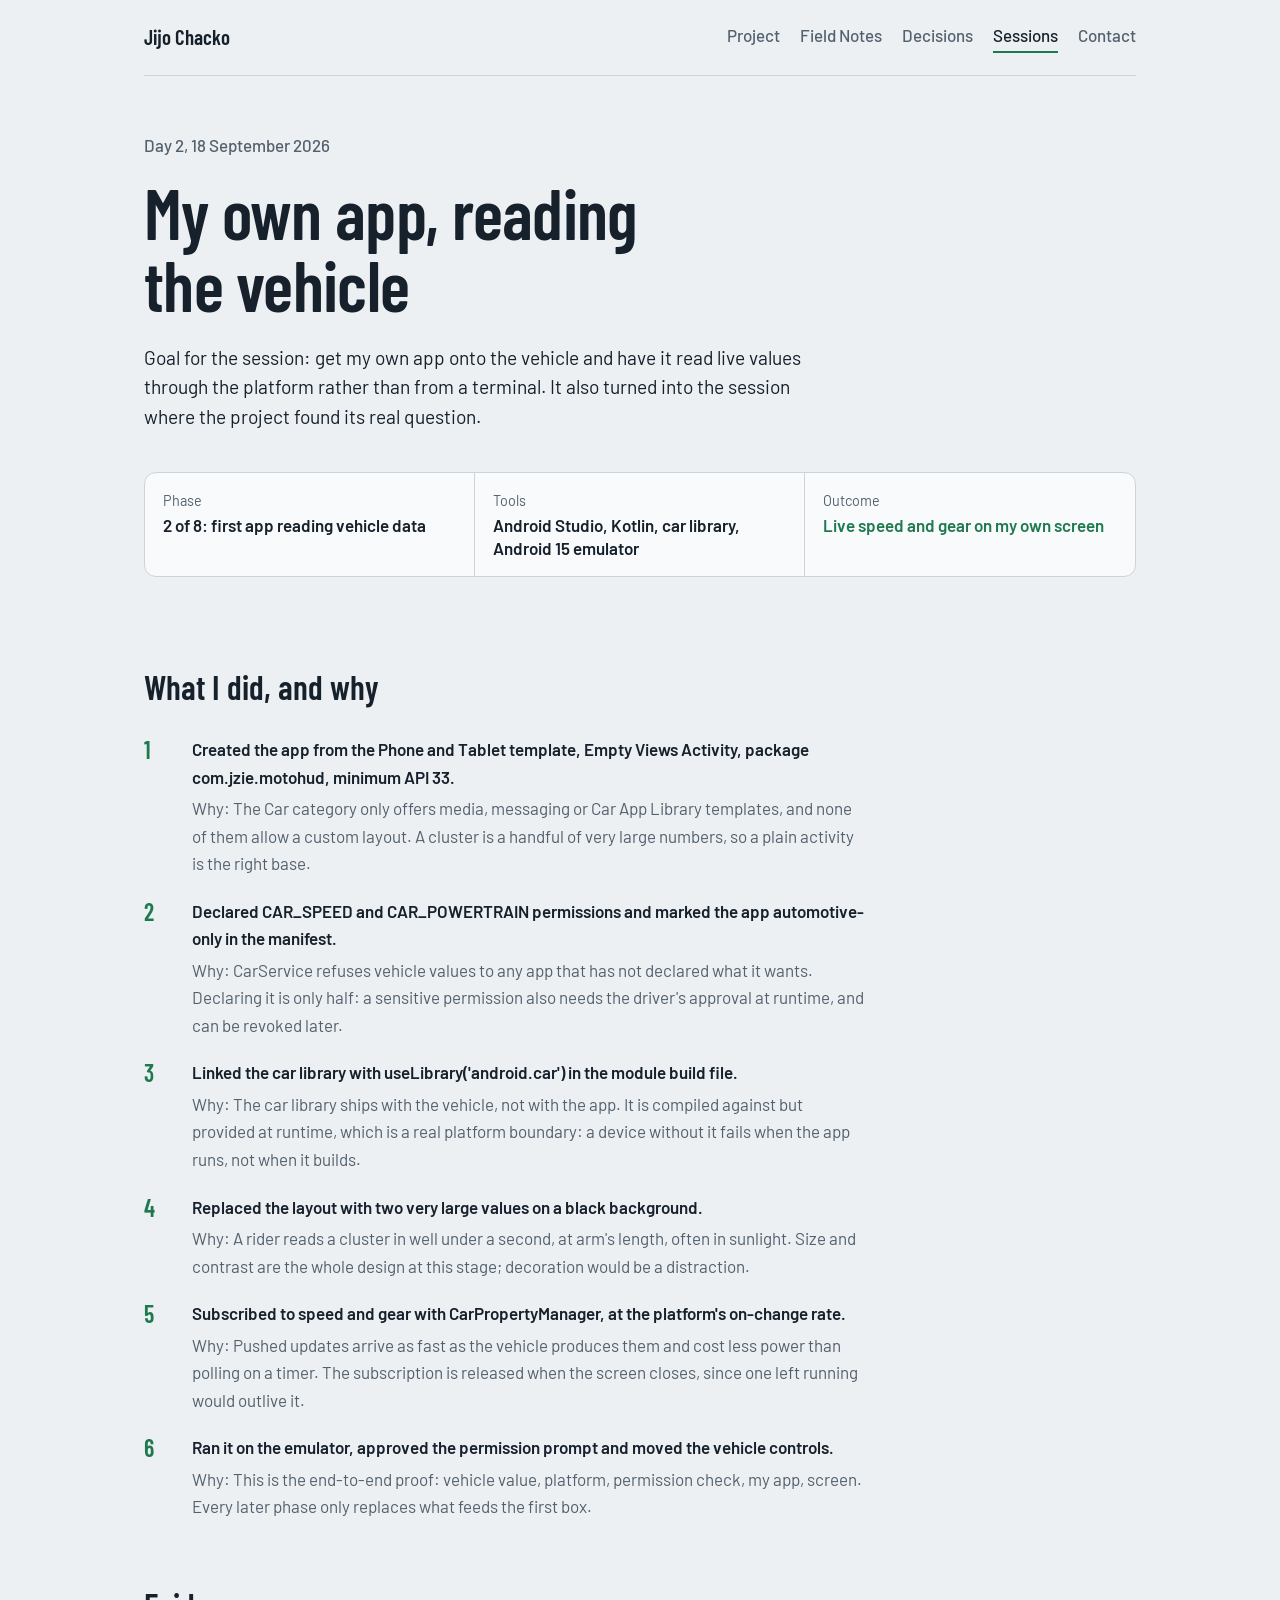
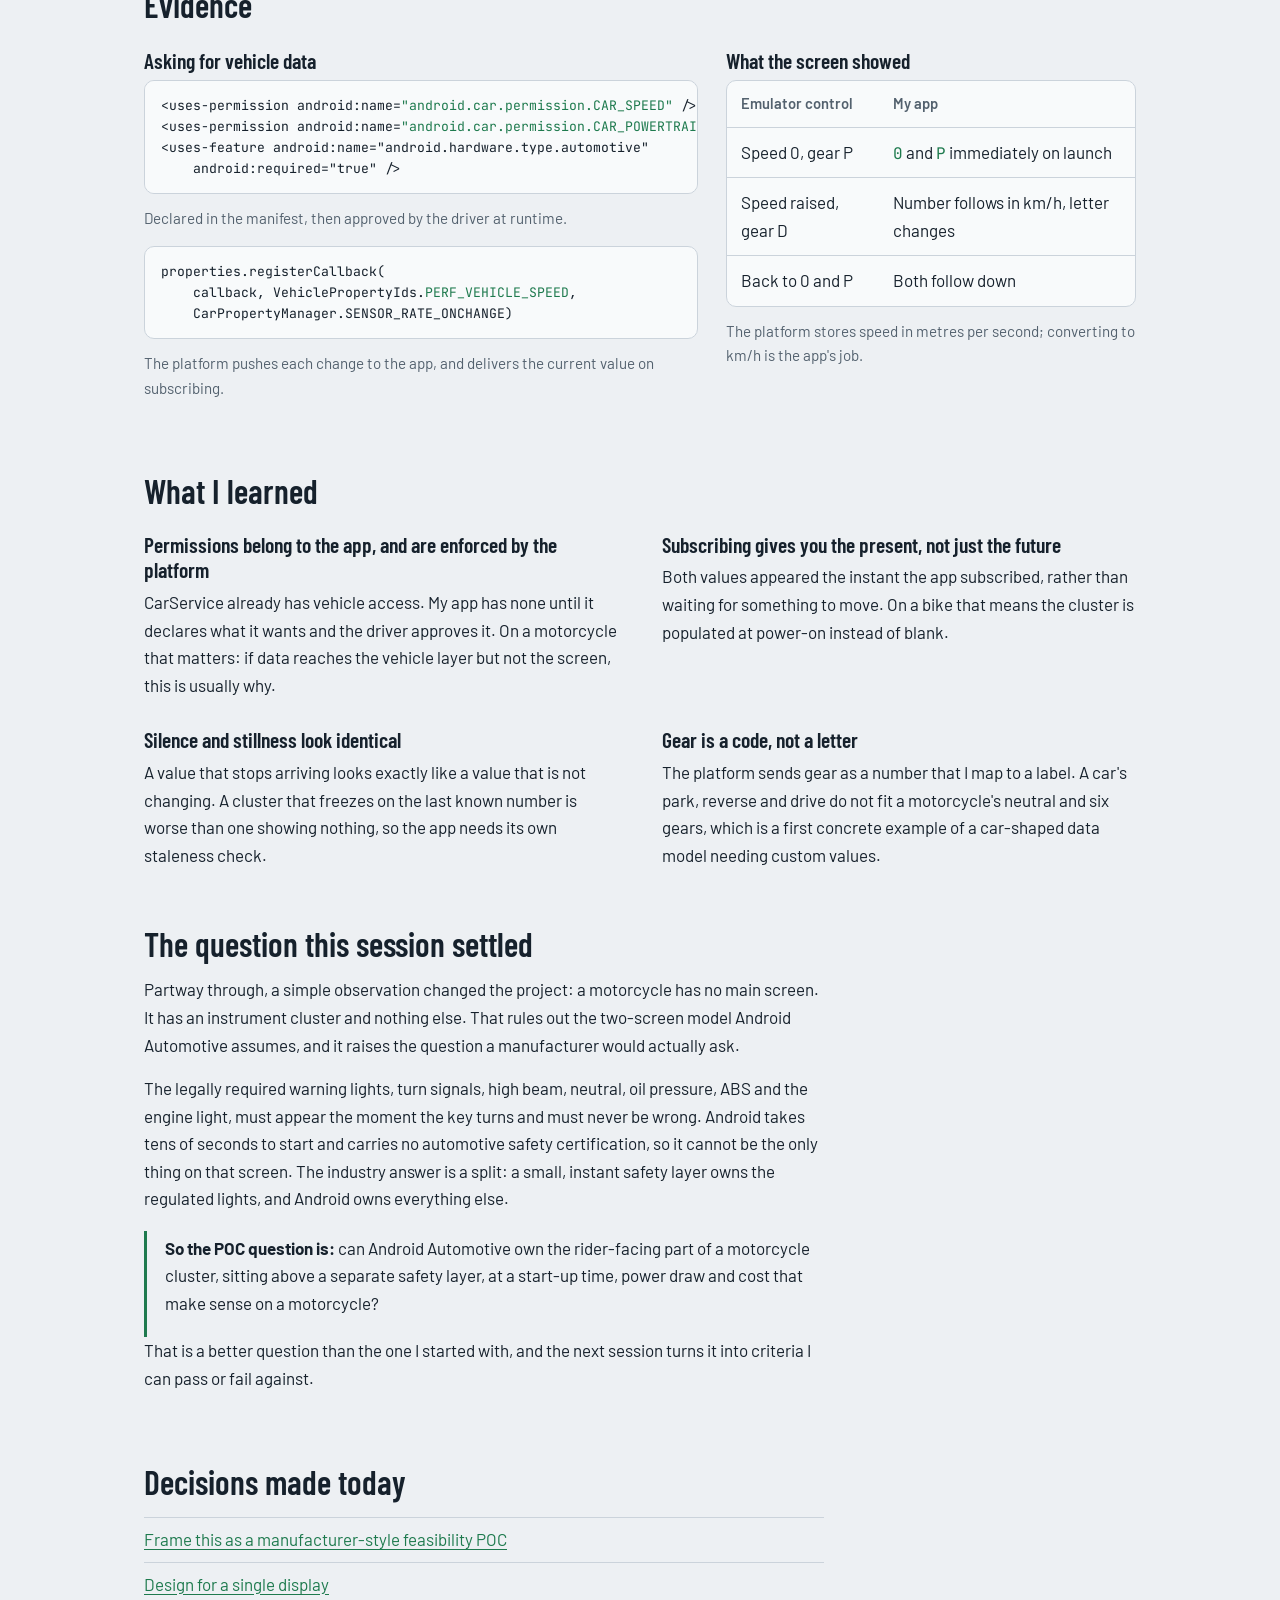
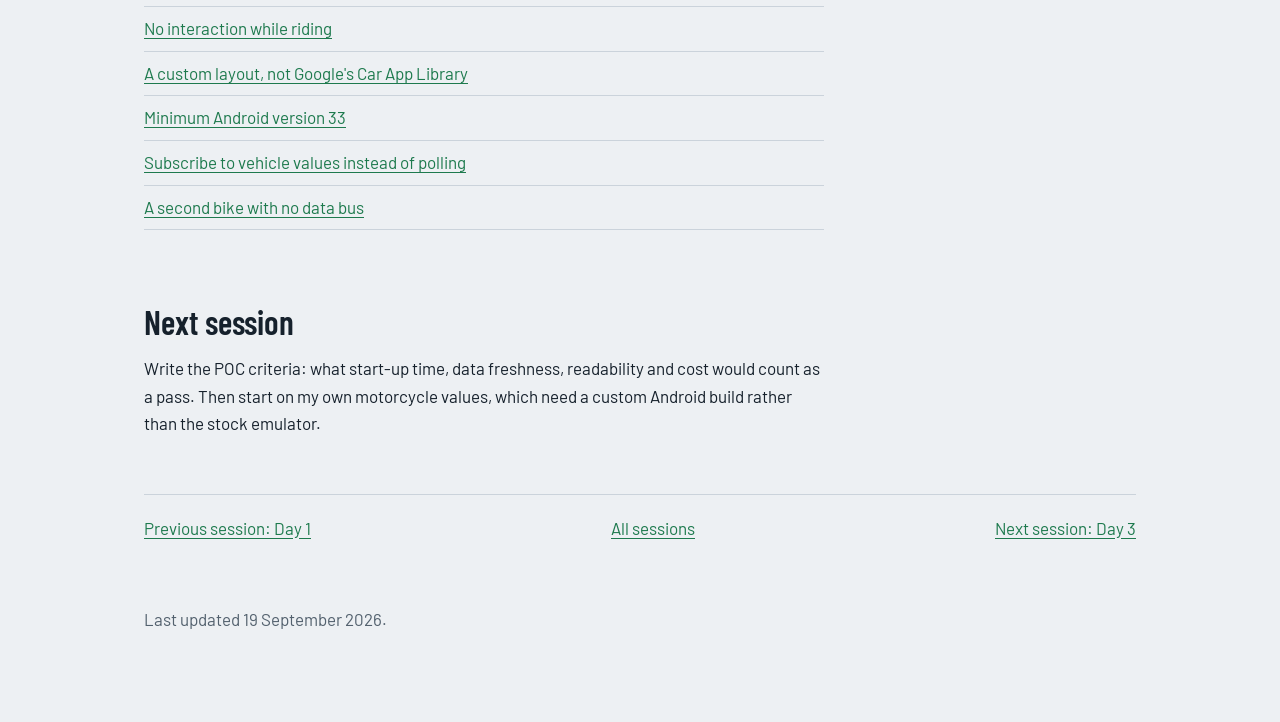
<file: day-02.html>
<!DOCTYPE html>
<html lang="en">
<head>
<meta charset="utf-8">
<meta name="viewport" content="width=device-width, initial-scale=1">
<title>Day 2: My own app, reading the vehicle | Jijo Chacko</title>
<meta name="description" content="Session notes, day 2: building an Android Automotive app that reads live speed and gear through CarService, and reframing the project as a manufacturer-style feasibility POC.">
<link rel="icon" href="data:image/svg+xml,<svg xmlns=%22http://www.w3.org/2000/svg%22 viewBox=%220 0 100 100%22><text y=%22.9em%22 font-size=%2290%22>🏍️</text></svg>">
<link rel="preconnect" href="https://fonts.googleapis.com">
<link rel="preconnect" href="https://fonts.gstatic.com" crossorigin>
<link href="https://fonts.googleapis.com/css2?family=Barlow:wght@400;500;600&family=Barlow+Condensed:wght@500;600&family=JetBrains+Mono:wght@400&display=swap" rel="stylesheet">
<link rel="stylesheet" href="styles.css">
</head>
<body>
<div class="wrap">
<nav class="site-nav" aria-label="Site">
  <a class="brand" href="index.html">Jijo Chacko</a>
  <div class="nav-links">
    <a href="project.html">Project</a>
    <a href="fieldnotes.html">Field Notes</a>
    <a href="decisions.html">Decisions</a>
    <a href="project.html#sessions" aria-current="page">Sessions</a>
    <a href="index.html#contact">Contact</a>
  </div>
</nav>

<header>
  <p class="byline">Day 2, 18 September 2026</p>
  <h1>My own app, reading the vehicle</h1>
  <p class="lede">Goal for the session: get my own app onto the vehicle and have it read live values through the platform rather than from a terminal. It also turned into the session where the project found its real question.</p>
  <dl class="facts three">
    <div><dt>Phase</dt><dd>2 of 8: first app reading vehicle data</dd></div>
    <div><dt>Tools</dt><dd>Android Studio, Kotlin, car library, Android 15 emulator</dd></div>
    <div class="live"><dt>Outcome</dt><dd>Live speed and gear on my own screen</dd></div>
  </dl>
</header>

<section>
  <h2>What I did, and why</h2>
  <ol class="steps">
    <li><span><span class="what">Created the app from the Phone and Tablet template, Empty Views Activity, package com.jzie.motohud, minimum API 33.</span><span class="why">Why: The Car category only offers media, messaging or Car App Library templates, and none of them allow a custom layout. A cluster is a handful of very large numbers, so a plain activity is the right base.</span></span></li>
    <li><span><span class="what">Declared CAR_SPEED and CAR_POWERTRAIN permissions and marked the app automotive-only in the manifest.</span><span class="why">Why: CarService refuses vehicle values to any app that has not declared what it wants. Declaring it is only half: a sensitive permission also needs the driver's approval at runtime, and can be revoked later.</span></span></li>
    <li><span><span class="what">Linked the car library with useLibrary('android.car') in the module build file.</span><span class="why">Why: The car library ships with the vehicle, not with the app. It is compiled against but provided at runtime, which is a real platform boundary: a device without it fails when the app runs, not when it builds.</span></span></li>
    <li><span><span class="what">Replaced the layout with two very large values on a black background.</span><span class="why">Why: A rider reads a cluster in well under a second, at arm's length, often in sunlight. Size and contrast are the whole design at this stage; decoration would be a distraction.</span></span></li>
    <li><span><span class="what">Subscribed to speed and gear with CarPropertyManager, at the platform's on-change rate.</span><span class="why">Why: Pushed updates arrive as fast as the vehicle produces them and cost less power than polling on a timer. The subscription is released when the screen closes, since one left running would outlive it.</span></span></li>
    <li><span><span class="what">Ran it on the emulator, approved the permission prompt and moved the vehicle controls.</span><span class="why">Why: This is the end-to-end proof: vehicle value, platform, permission check, my app, screen. Every later phase only replaces what feeds the first box.</span></span></li>
  </ol>

</section>

<section>
  <h2>Evidence</h2>
  <div class="evidence">
    <div>
      <h3>Asking for vehicle data</h3>
<pre>&lt;uses-permission android:name=<span class="v">"android.car.permission.CAR_SPEED"</span> /&gt;
&lt;uses-permission android:name=<span class="v">"android.car.permission.CAR_POWERTRAIN"</span> /&gt;
&lt;uses-feature android:name="android.hardware.type.automotive"
    android:required="true" /&gt;</pre>
      <p class="small muted">Declared in the manifest, then approved by the driver at runtime.</p>
<pre>properties.registerCallback(
    callback, VehiclePropertyIds.<span class="v">PERF_VEHICLE_SPEED</span>,
    CarPropertyManager.SENSOR_RATE_ONCHANGE)</pre>
      <p class="small muted">The platform pushes each change to the app, and delivers the current value on subscribing.</p>
    </div>
    <div>
      <h3>What the screen showed</h3>
      <div class="tw">
        <table>
          <thead><tr><th>Emulator control</th><th>My app</th></tr></thead>
          <tbody>
            <tr><td>Speed 0, gear P</td><td><code>0</code> and <code>P</code> immediately on launch</td></tr>
            <tr><td>Speed raised, gear D</td><td>Number follows in km/h, letter changes</td></tr>
            <tr><td>Back to 0 and P</td><td>Both follow down</td></tr>
          </tbody>
        </table>
      </div>
      <p class="small muted" style="margin-top:12px">The platform stores speed in metres per second; converting to km/h is the app's job.</p>
    </div>
  </div>
</section>

<section>
  <h2>What I learned</h2>
  <div class="learn">
    <div><h3>Permissions belong to the app, and are enforced by the platform</h3><p>CarService already has vehicle access. My app has none until it declares what it wants and the driver approves it. On a motorcycle that matters: if data reaches the vehicle layer but not the screen, this is usually why.</p></div>
    <div><h3>Subscribing gives you the present, not just the future</h3><p>Both values appeared the instant the app subscribed, rather than waiting for something to move. On a bike that means the cluster is populated at power-on instead of blank.</p></div>
    <div><h3>Silence and stillness look identical</h3><p>A value that stops arriving looks exactly like a value that is not changing. A cluster that freezes on the last known number is worse than one showing nothing, so the app needs its own staleness check.</p></div>
    <div><h3>Gear is a code, not a letter</h3><p>The platform sends gear as a number that I map to a label. A car's park, reverse and drive do not fit a motorcycle's neutral and six gears, which is a first concrete example of a car-shaped data model needing custom values.</p></div>
  </div>
</section>

<section class="prose">
  <h2>The question this session settled</h2>
  <p>Partway through, a simple observation changed the project: a motorcycle has no main screen. It has an instrument cluster and nothing else. That rules out the two-screen model Android Automotive assumes, and it raises the question a manufacturer would actually ask.</p>
  <p>The legally required warning lights, turn signals, high beam, neutral, oil pressure, ABS and the engine light, must appear the moment the key turns and must never be wrong. Android takes tens of seconds to start and carries no automotive safety certification, so it cannot be the only thing on that screen. The industry answer is a split: a small, instant safety layer owns the regulated lights, and Android owns everything else.</p>
  <div class="qbox">
    <p><strong>So the POC question is:</strong> can Android Automotive own the rider-facing part of a motorcycle cluster, sitting above a separate safety layer, at a start-up time, power draw and cost that make sense on a motorcycle?</p>
  </div>
  <p>That is a better question than the one I started with, and the next session turns it into criteria I can pass or fail against.</p>
</section>

<section class="prose">
  <h2>Decisions made today</h2>
  <ul class="dlist">
    <li><a href="decisions.html#d-poc">Frame this as a manufacturer-style feasibility POC</a></li>
    <li><a href="decisions.html#d-onescreen">Design for a single display</a></li>
    <li><a href="decisions.html#d-nogloves">No interaction while riding</a></li>
    <li><a href="decisions.html#d-template">A custom layout, not Google's Car App Library</a></li>
    <li><a href="decisions.html#d-minsdk">Minimum Android version 33</a></li>
    <li><a href="decisions.html#d-subscribe">Subscribe to vehicle values instead of polling</a></li>
    <li><a href="decisions.html#d-xs650">A second bike with no data bus</a></li>
  </ul>
</section>

<section class="prose">
  <h2>Next session</h2>
  <p>Write the POC criteria: what start-up time, data freshness, readability and cost would count as a pass. Then start on my own motorcycle values, which need a custom Android build rather than the stock emulator.</p>
</section>

<nav class="pager" aria-label="Sessions">
  <a href="day-01.html">Previous session: Day 1</a>
  <a href="project.html#sessions">All sessions</a>
  <a href="day-03.html">Next session: Day 3</a>
</nav>

<footer>
  <p>Last updated 19 September 2026.</p>
</footer>
</div>
</body>
</html>
</file>
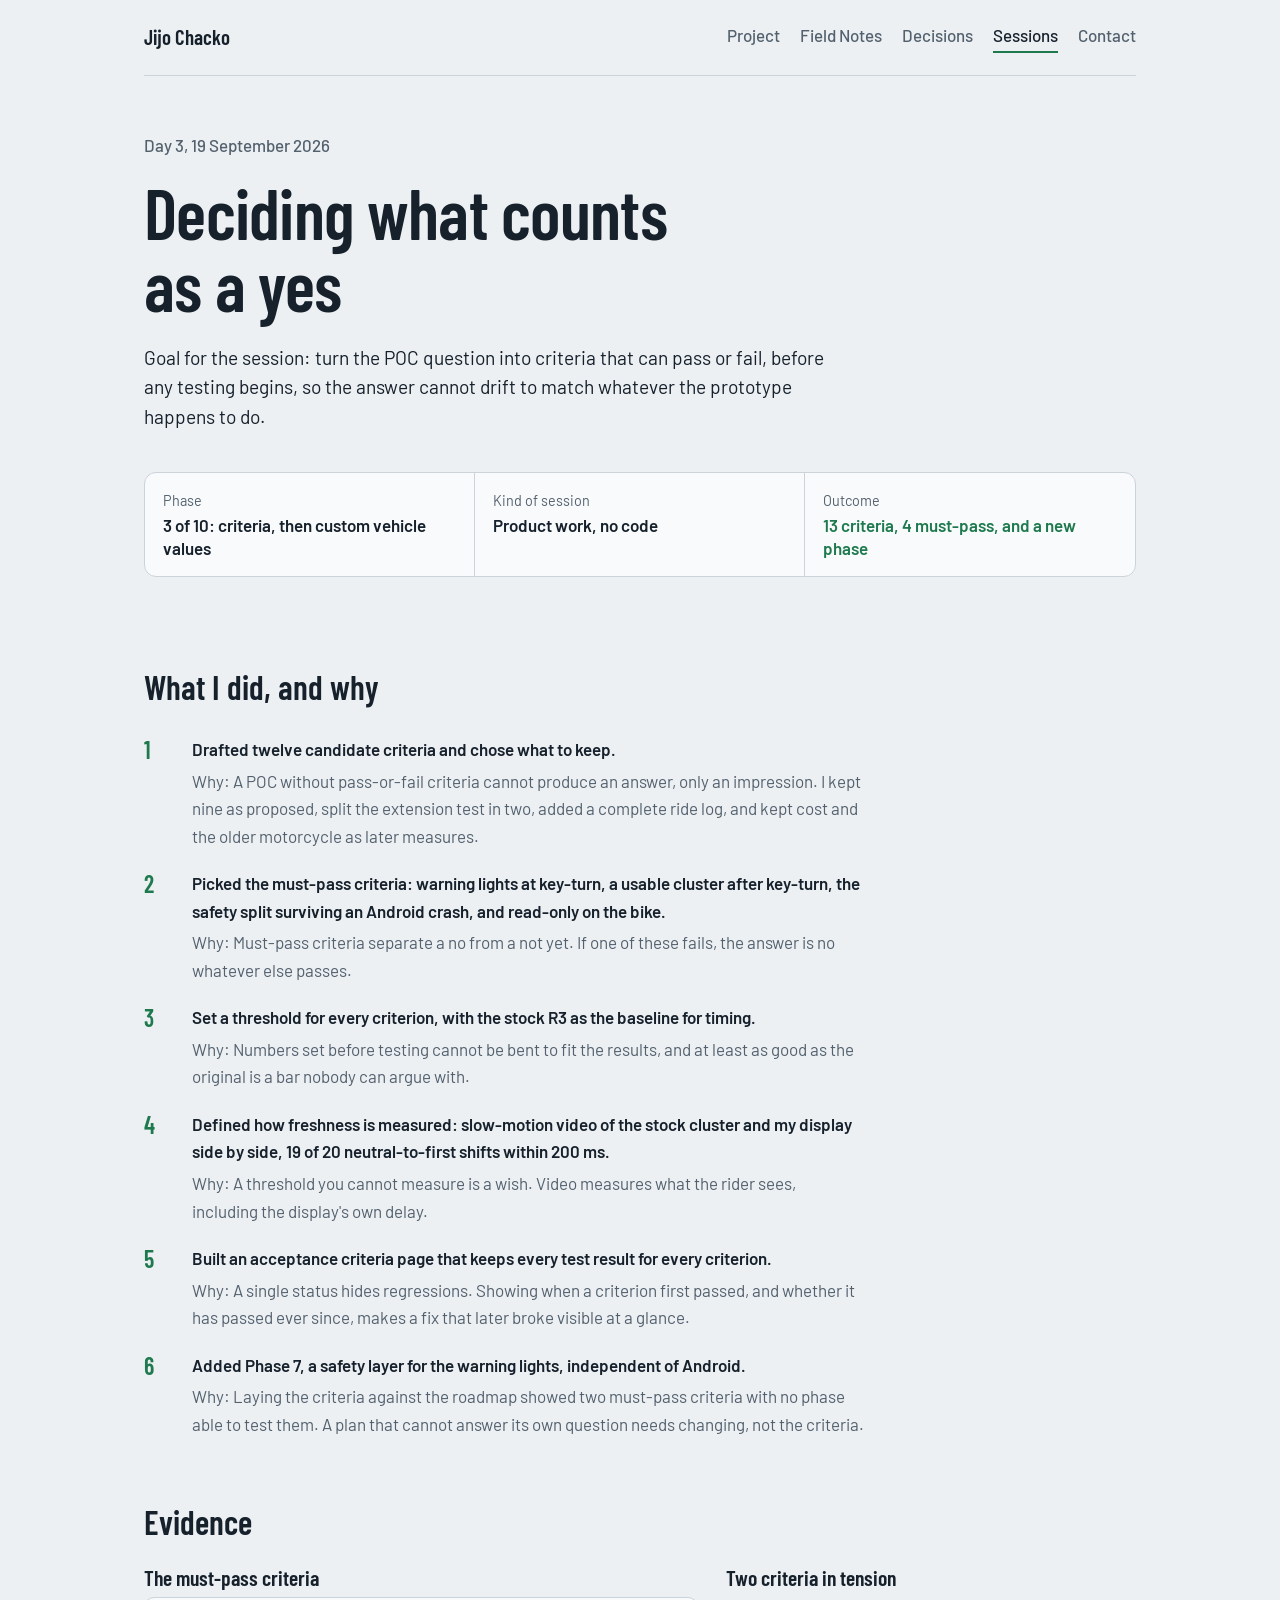
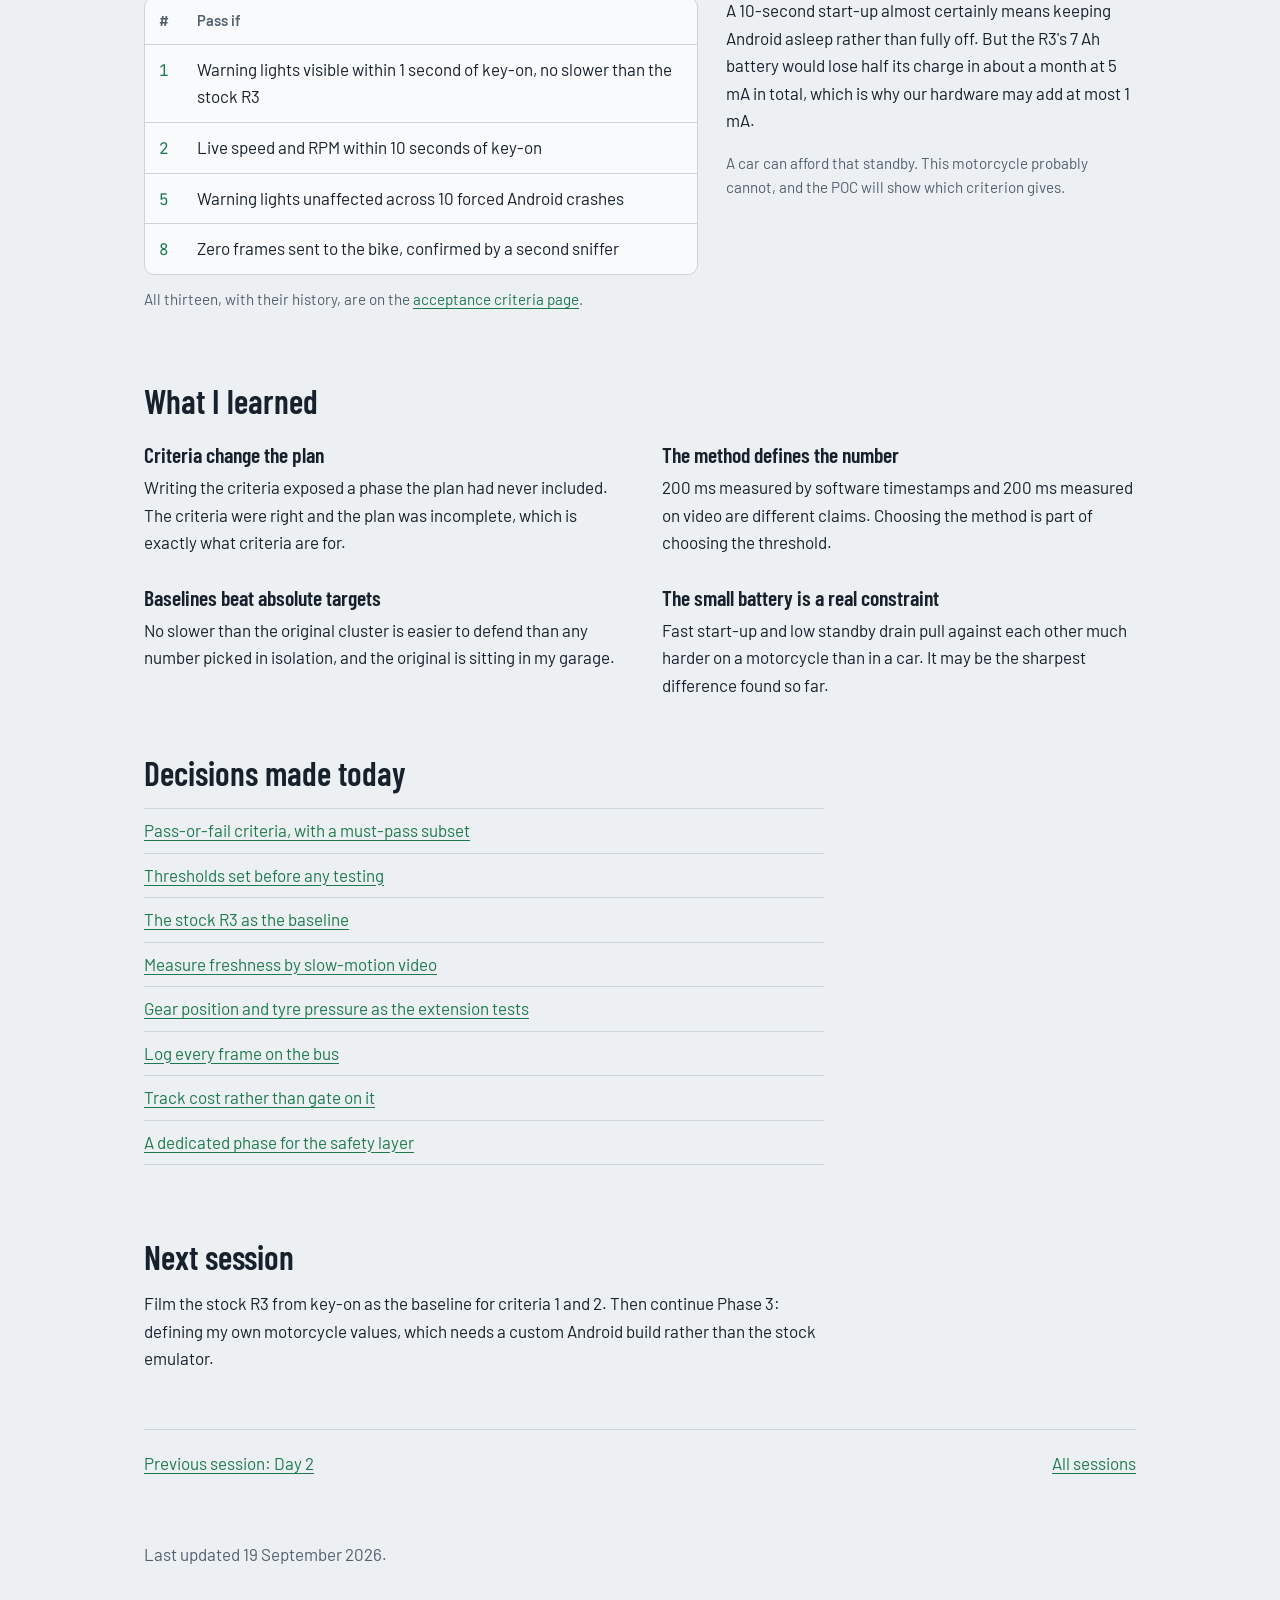
<file: day-03.html>
<!DOCTYPE html>
<html lang="en">
<head>
<meta charset="utf-8">
<meta name="viewport" content="width=device-width, initial-scale=1">
<title>Day 3: Deciding what counts as a yes | Jijo Chacko</title>
<meta name="description" content="Session notes, day 3: turning the feasibility question into thirteen pass-or-fail acceptance criteria, and adding a safety-layer phase the plan was missing.">
<link rel="icon" href="data:image/svg+xml,<svg xmlns=%22http://www.w3.org/2000/svg%22 viewBox=%220 0 100 100%22><text y=%22.9em%22 font-size=%2290%22>🏍️</text></svg>">
<link rel="preconnect" href="https://fonts.googleapis.com">
<link rel="preconnect" href="https://fonts.gstatic.com" crossorigin>
<link href="https://fonts.googleapis.com/css2?family=Barlow:wght@400;500;600&family=Barlow+Condensed:wght@500;600&family=JetBrains+Mono:wght@400&display=swap" rel="stylesheet">
<link rel="stylesheet" href="styles.css">
</head>
<body>
<div class="wrap">
<nav class="site-nav" aria-label="Site">
  <a class="brand" href="index.html">Jijo Chacko</a>
  <div class="nav-links">
    <a href="project.html">Project</a>
    <a href="fieldnotes.html">Field Notes</a>
    <a href="decisions.html">Decisions</a>
    <a href="project.html#sessions" aria-current="page">Sessions</a>
    <a href="index.html#contact">Contact</a>
  </div>
</nav>

<header>
  <p class="byline">Day 3, 19 September 2026</p>
  <h1>Deciding what counts as a yes</h1>
  <p class="lede">Goal for the session: turn the POC question into criteria that can pass or fail, before any testing begins, so the answer cannot drift to match whatever the prototype happens to do.</p>
  <dl class="facts three">
    <div><dt>Phase</dt><dd>3 of 10: criteria, then custom vehicle values</dd></div>
    <div><dt>Kind of session</dt><dd>Product work, no code</dd></div>
    <div class="live"><dt>Outcome</dt><dd>13 criteria, 4 must-pass, and a new phase</dd></div>
  </dl>
</header>

<section>
  <h2>What I did, and why</h2>
  <ol class="steps">
    <li><span><span class="what">Drafted twelve candidate criteria and chose what to keep.</span><span class="why">Why: A POC without pass-or-fail criteria cannot produce an answer, only an impression. I kept nine as proposed, split the extension test in two, added a complete ride log, and kept cost and the older motorcycle as later measures.</span></span></li>
    <li><span><span class="what">Picked the must-pass criteria: warning lights at key-turn, a usable cluster after key-turn, the safety split surviving an Android crash, and read-only on the bike.</span><span class="why">Why: Must-pass criteria separate a no from a not yet. If one of these fails, the answer is no whatever else passes.</span></span></li>
    <li><span><span class="what">Set a threshold for every criterion, with the stock R3 as the baseline for timing.</span><span class="why">Why: Numbers set before testing cannot be bent to fit the results, and at least as good as the original is a bar nobody can argue with.</span></span></li>
    <li><span><span class="what">Defined how freshness is measured: slow-motion video of the stock cluster and my display side by side, 19 of 20 neutral-to-first shifts within 200 ms.</span><span class="why">Why: A threshold you cannot measure is a wish. Video measures what the rider sees, including the display's own delay.</span></span></li>
    <li><span><span class="what">Built an acceptance criteria page that keeps every test result for every criterion.</span><span class="why">Why: A single status hides regressions. Showing when a criterion first passed, and whether it has passed ever since, makes a fix that later broke visible at a glance.</span></span></li>
    <li><span><span class="what">Added Phase 7, a safety layer for the warning lights, independent of Android.</span><span class="why">Why: Laying the criteria against the roadmap showed two must-pass criteria with no phase able to test them. A plan that cannot answer its own question needs changing, not the criteria.</span></span></li>
  </ol>

</section>

<section>
  <h2>Evidence</h2>
  <div class="evidence">
    <div>
      <h3>The must-pass criteria</h3>
      <div class="tw">
        <table>
          <thead><tr><th>#</th><th>Pass if</th></tr></thead>
          <tbody>
            <tr><td><code>1</code></td><td>Warning lights visible within 1 second of key-on, no slower than the stock R3</td></tr>
            <tr><td><code>2</code></td><td>Live speed and RPM within 10 seconds of key-on</td></tr>
            <tr><td><code>5</code></td><td>Warning lights unaffected across 10 forced Android crashes</td></tr>
            <tr><td><code>8</code></td><td>Zero frames sent to the bike, confirmed by a second sniffer</td></tr>
          </tbody>
        </table>
      </div>
      <p class="small muted" style="margin-top:12px">All thirteen, with their history, are on the <a href="criteria.html">acceptance criteria page</a>.</p>
    </div>
    <div>
      <h3>Two criteria in tension</h3>
      <p>A 10-second start-up almost certainly means keeping Android asleep rather than fully off. But the R3's 7 Ah battery would lose half its charge in about a month at 5 mA in total, which is why our hardware may add at most 1 mA.</p>
      <p class="small muted">A car can afford that standby. This motorcycle probably cannot, and the POC will show which criterion gives.</p>
    </div>
  </div>
</section>

<section>
  <h2>What I learned</h2>
  <div class="learn">
    <div><h3>Criteria change the plan</h3><p>Writing the criteria exposed a phase the plan had never included. The criteria were right and the plan was incomplete, which is exactly what criteria are for.</p></div>
    <div><h3>The method defines the number</h3><p>200 ms measured by software timestamps and 200 ms measured on video are different claims. Choosing the method is part of choosing the threshold.</p></div>
    <div><h3>Baselines beat absolute targets</h3><p>No slower than the original cluster is easier to defend than any number picked in isolation, and the original is sitting in my garage.</p></div>
    <div><h3>The small battery is a real constraint</h3><p>Fast start-up and low standby drain pull against each other much harder on a motorcycle than in a car. It may be the sharpest difference found so far.</p></div>
  </div>
</section>

<section class="prose">
  <h2>Decisions made today</h2>
  <ul class="dlist">
    <li><a href="decisions.html#d-criteria">Pass-or-fail criteria, with a must-pass subset</a></li>
    <li><a href="decisions.html#d-thresholds">Thresholds set before any testing</a></li>
    <li><a href="decisions.html#d-baseline">The stock R3 as the baseline</a></li>
    <li><a href="decisions.html#d-freshness">Measure freshness by slow-motion video</a></li>
    <li><a href="decisions.html#d-extension">Gear position and tyre pressure as the extension tests</a></li>
    <li><a href="decisions.html#d-ridelog">Log every frame on the bus</a></li>
    <li><a href="decisions.html#d-cost">Track cost rather than gate on it</a></li>
    <li><a href="decisions.html#d-safetyphase">A dedicated phase for the safety layer</a></li>
  </ul>
</section>

<section class="prose">
  <h2>Next session</h2>
  <p>Film the stock R3 from key-on as the baseline for criteria 1 and 2. Then continue Phase 3: defining my own motorcycle values, which needs a custom Android build rather than the stock emulator.</p>
</section>

<nav class="pager" aria-label="Sessions">
  <a href="day-02.html">Previous session: Day 2</a>
  <a href="project.html#sessions">All sessions</a>
</nav>

<footer>
  <p>Last updated 19 September 2026.</p>
</footer>
</div>
</body>
</html>
</file>
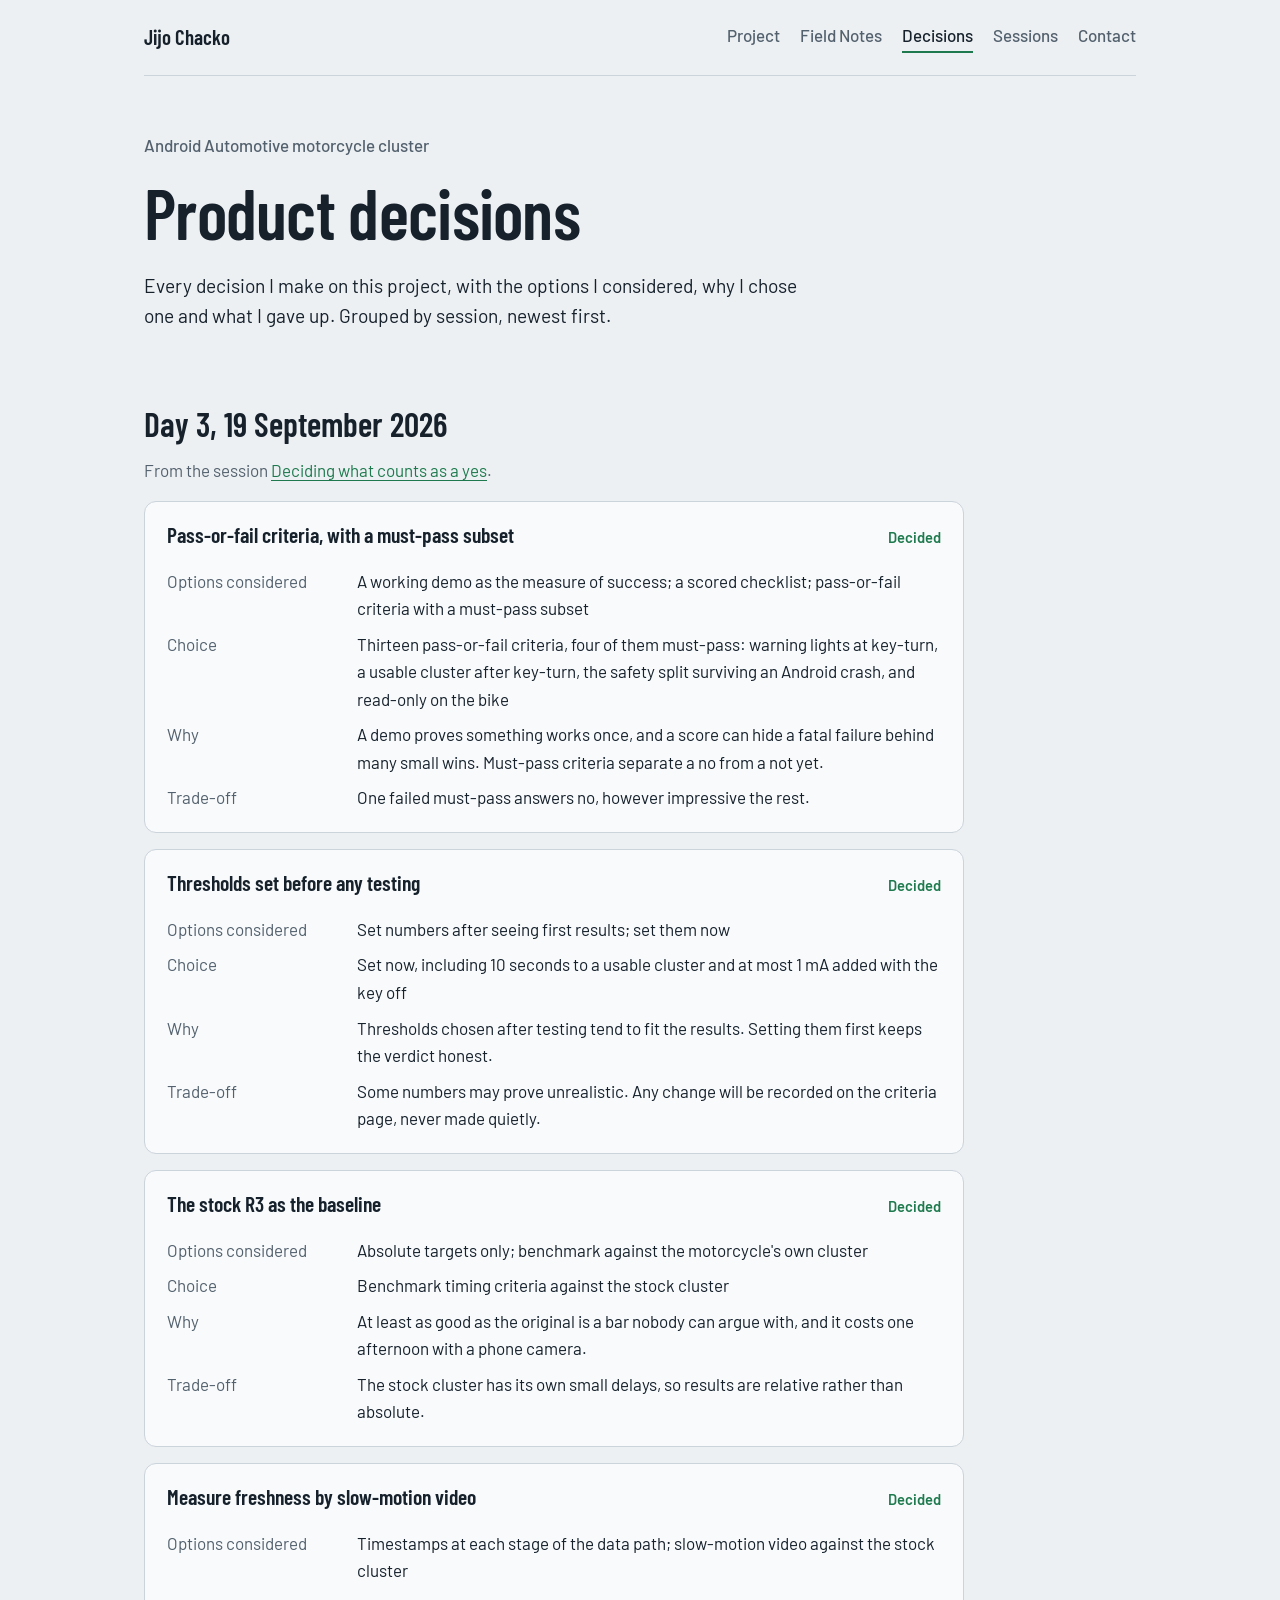
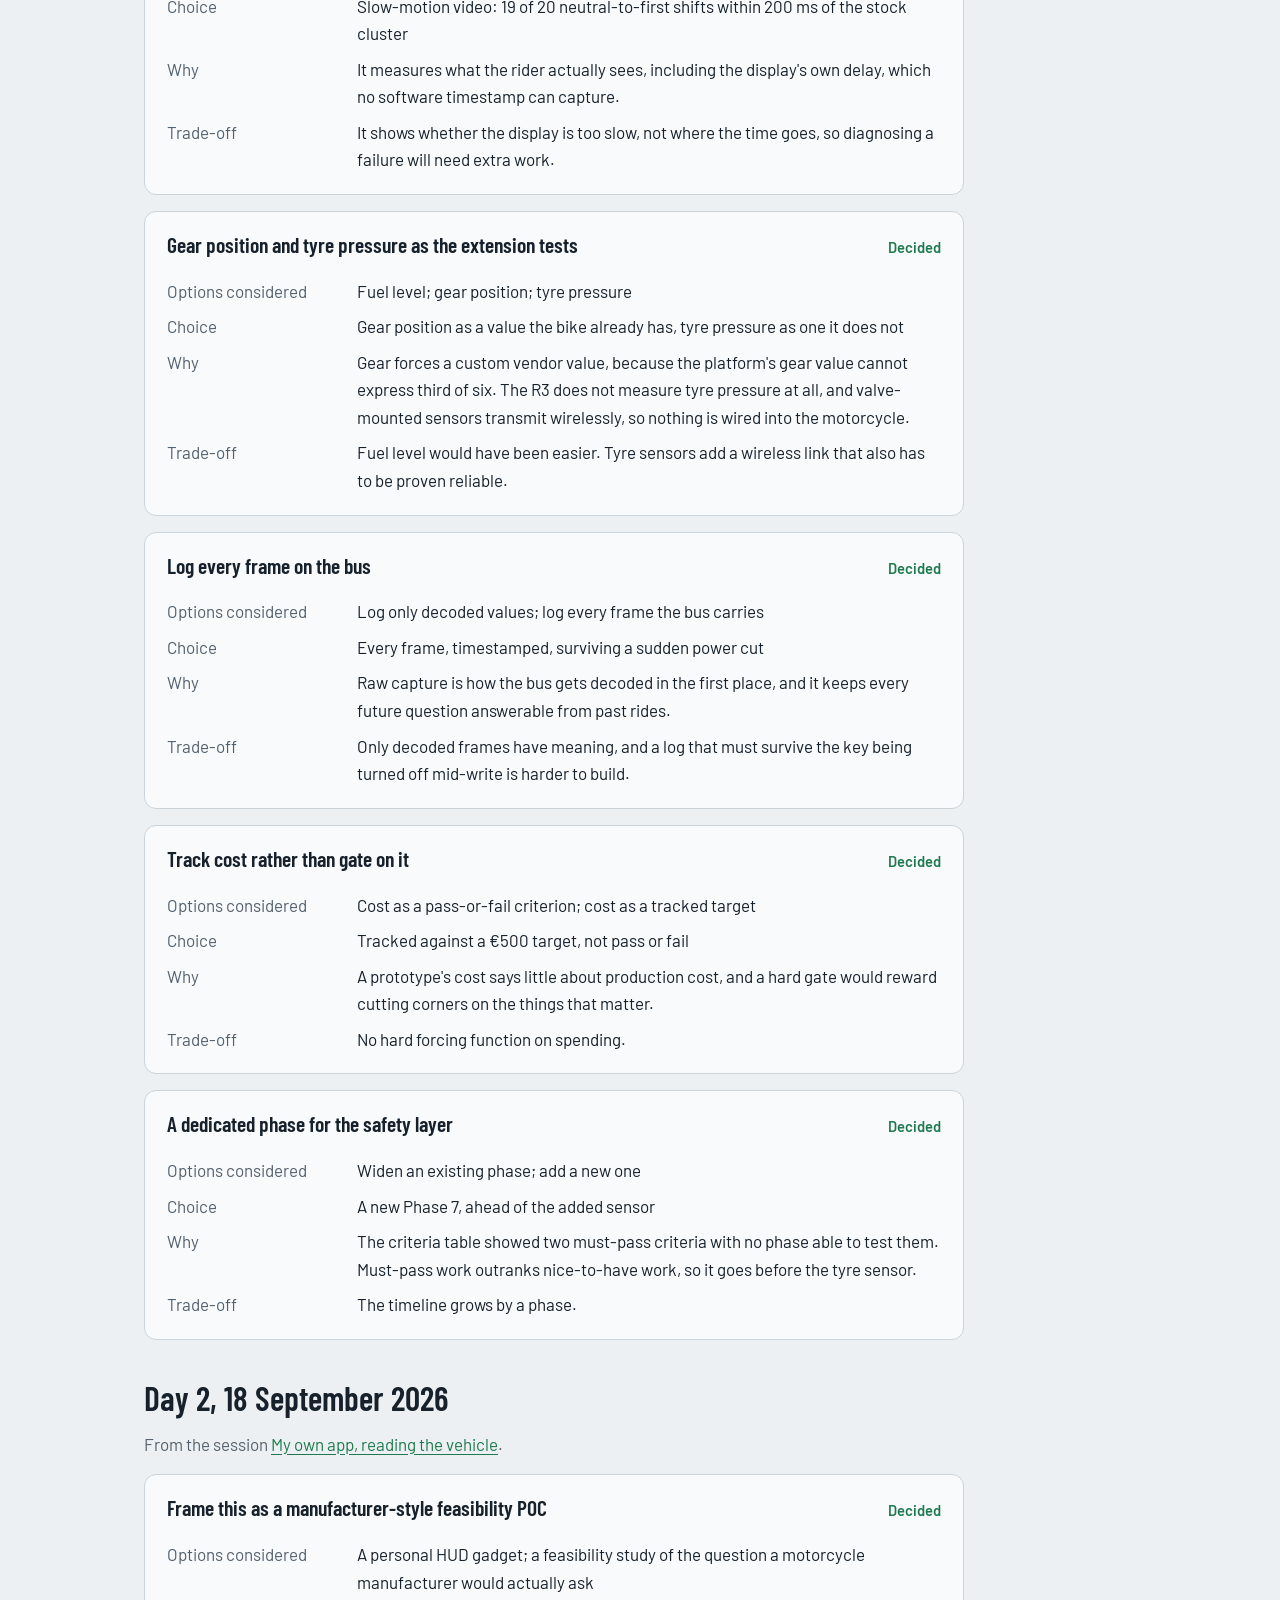
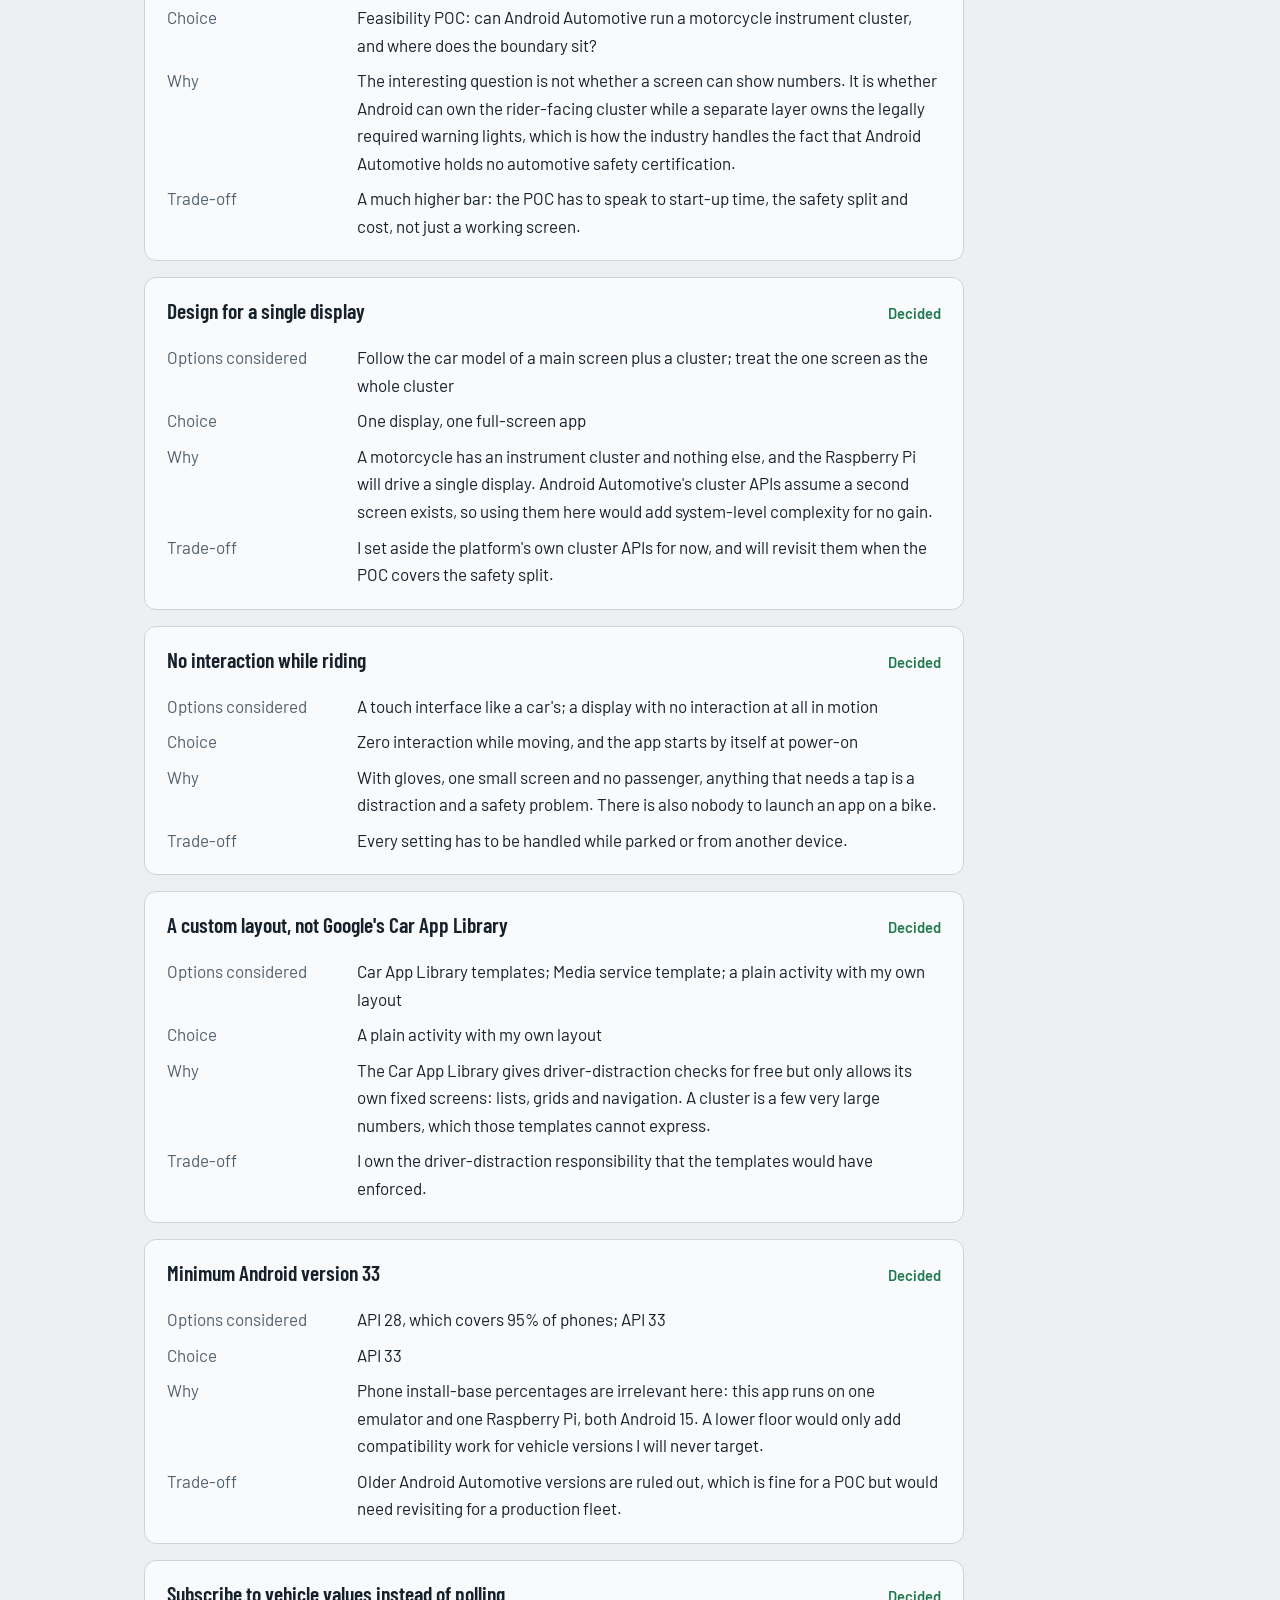
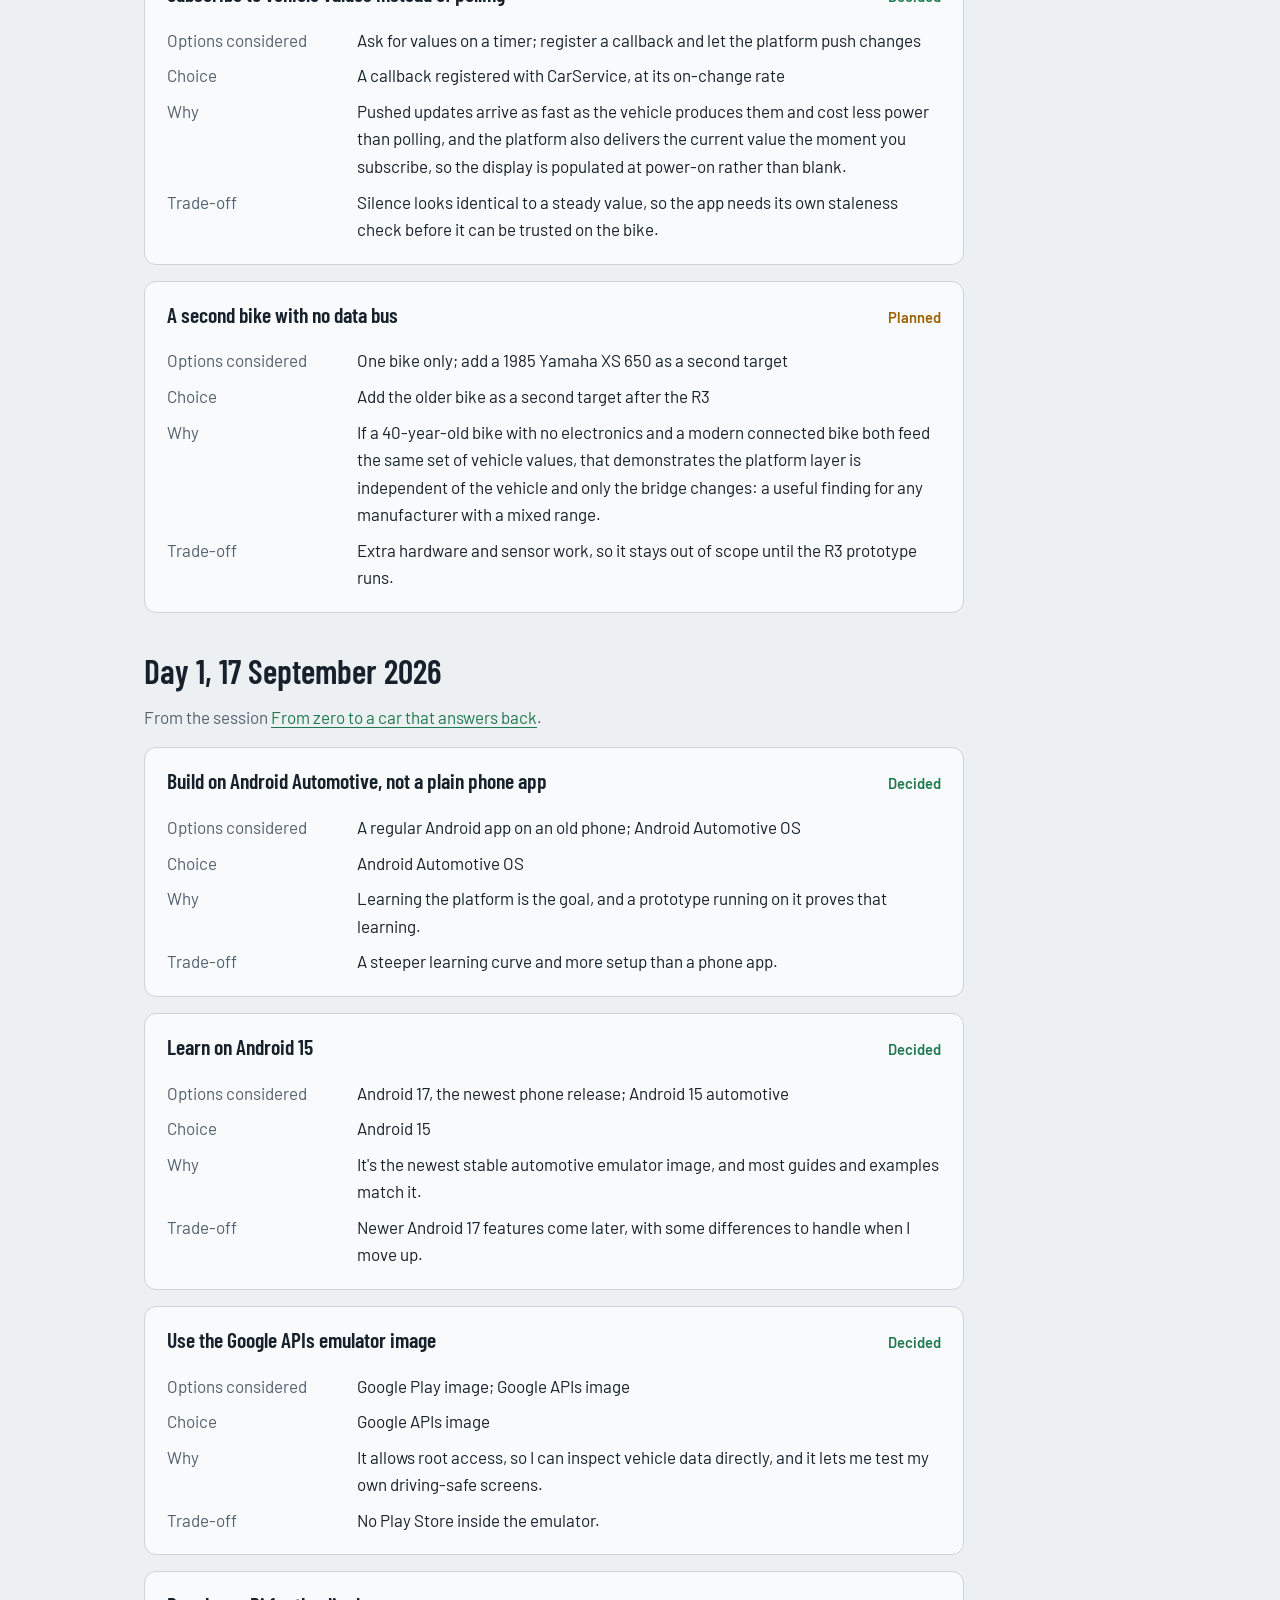
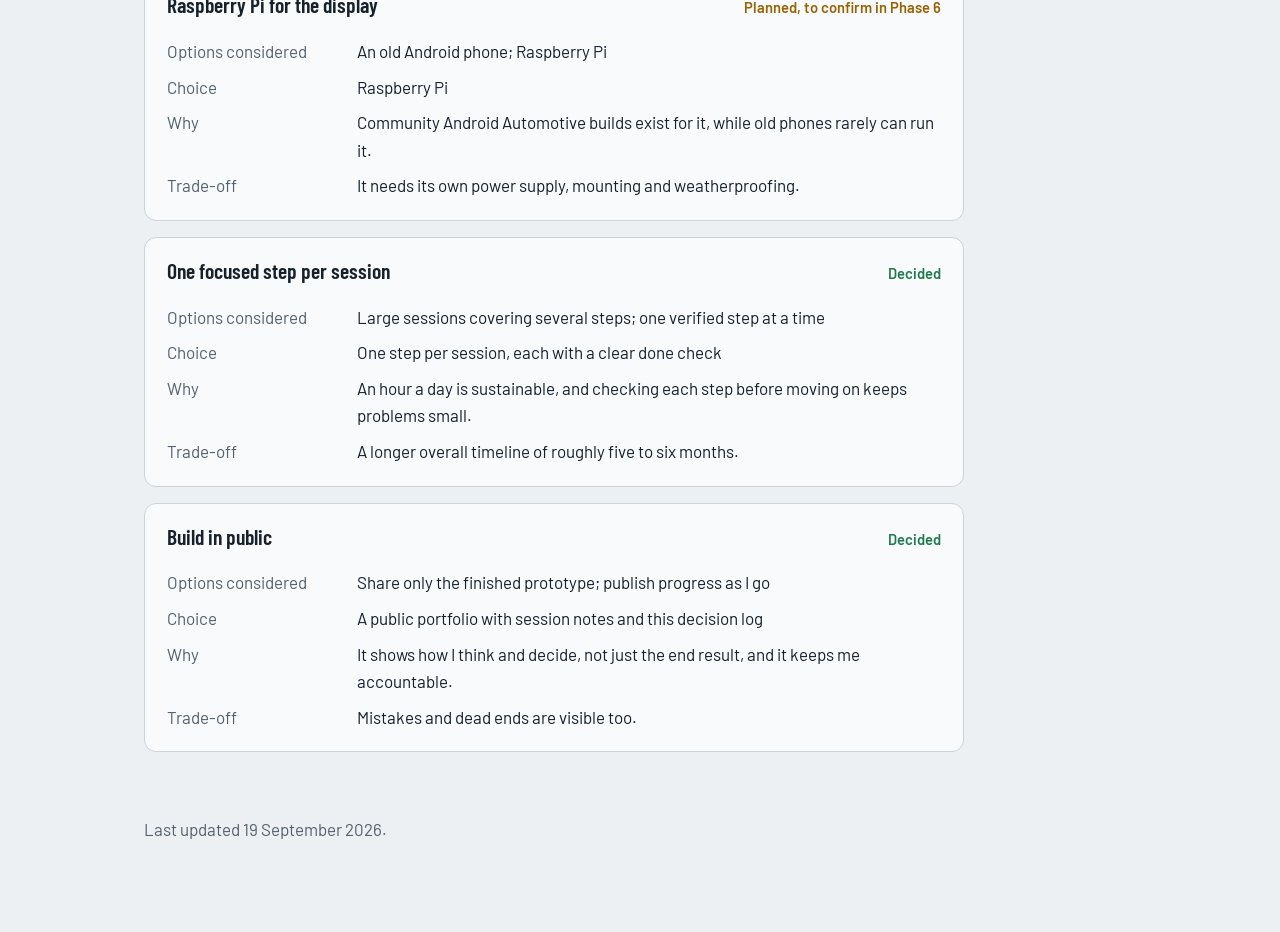
<file: decisions.html>
<!DOCTYPE html>
<html lang="en">
<head>
<meta charset="utf-8">
<meta name="viewport" content="width=device-width, initial-scale=1">
<title>Product decisions | Android Automotive motorcycle cluster | Jijo Chacko</title>
<meta name="description" content="Every product decision in my Android Automotive motorcycle cluster project, with options, reasoning and trade-offs.">
<link rel="icon" href="data:image/svg+xml,<svg xmlns=%22http://www.w3.org/2000/svg%22 viewBox=%220 0 100 100%22><text y=%22.9em%22 font-size=%2290%22>🏍️</text></svg>">
<link rel="preconnect" href="https://fonts.googleapis.com">
<link rel="preconnect" href="https://fonts.gstatic.com" crossorigin>
<link href="https://fonts.googleapis.com/css2?family=Barlow:wght@400;500;600&family=Barlow+Condensed:wght@500;600&family=JetBrains+Mono:wght@400&display=swap" rel="stylesheet">
<link rel="stylesheet" href="styles.css">
</head>
<body>
<div class="wrap">
<nav class="site-nav" aria-label="Site">
  <a class="brand" href="index.html">Jijo Chacko</a>
  <div class="nav-links">
    <a href="project.html">Project</a>
    <a href="fieldnotes.html">Field Notes</a>
    <a href="decisions.html" aria-current="page">Decisions</a>
    <a href="project.html#sessions">Sessions</a>
    <a href="index.html#contact">Contact</a>
  </div>
</nav>

<header>
  <p class="byline">Android Automotive motorcycle cluster</p>
  <h1>Product decisions</h1>
  <p class="lede">Every decision I make on this project, with the options I considered, why I chose one and what I gave up. Grouped by session, newest first.</p>
</header>

<section class="day-group">
  <h2>Day 3, 19 September 2026</h2>
  <p class="muted">From the session <a href="day-03.html">Deciding what counts as a yes</a>.</p>
    <article class="record" id="d-criteria">
      <div class="record-head"><h3>Pass-or-fail criteria, with a must-pass subset</h3><span class="status">Decided</span></div>
      <dl>
        <dt>Options considered</dt><dd>A working demo as the measure of success; a scored checklist; pass-or-fail criteria with a must-pass subset</dd>
        <dt>Choice</dt><dd>Thirteen pass-or-fail criteria, four of them must-pass: warning lights at key-turn, a usable cluster after key-turn, the safety split surviving an Android crash, and read-only on the bike</dd>
        <dt>Why</dt><dd>A demo proves something works once, and a score can hide a fatal failure behind many small wins. Must-pass criteria separate a no from a not yet.</dd>
        <dt>Trade-off</dt><dd>One failed must-pass answers no, however impressive the rest.</dd>
      </dl>
    </article>
    <article class="record" id="d-thresholds">
      <div class="record-head"><h3>Thresholds set before any testing</h3><span class="status">Decided</span></div>
      <dl>
        <dt>Options considered</dt><dd>Set numbers after seeing first results; set them now</dd>
        <dt>Choice</dt><dd>Set now, including 10 seconds to a usable cluster and at most 1 mA added with the key off</dd>
        <dt>Why</dt><dd>Thresholds chosen after testing tend to fit the results. Setting them first keeps the verdict honest.</dd>
        <dt>Trade-off</dt><dd>Some numbers may prove unrealistic. Any change will be recorded on the criteria page, never made quietly.</dd>
      </dl>
    </article>
    <article class="record" id="d-baseline">
      <div class="record-head"><h3>The stock R3 as the baseline</h3><span class="status">Decided</span></div>
      <dl>
        <dt>Options considered</dt><dd>Absolute targets only; benchmark against the motorcycle's own cluster</dd>
        <dt>Choice</dt><dd>Benchmark timing criteria against the stock cluster</dd>
        <dt>Why</dt><dd>At least as good as the original is a bar nobody can argue with, and it costs one afternoon with a phone camera.</dd>
        <dt>Trade-off</dt><dd>The stock cluster has its own small delays, so results are relative rather than absolute.</dd>
      </dl>
    </article>
    <article class="record" id="d-freshness">
      <div class="record-head"><h3>Measure freshness by slow-motion video</h3><span class="status">Decided</span></div>
      <dl>
        <dt>Options considered</dt><dd>Timestamps at each stage of the data path; slow-motion video against the stock cluster</dd>
        <dt>Choice</dt><dd>Slow-motion video: 19 of 20 neutral-to-first shifts within 200 ms of the stock cluster</dd>
        <dt>Why</dt><dd>It measures what the rider actually sees, including the display's own delay, which no software timestamp can capture.</dd>
        <dt>Trade-off</dt><dd>It shows whether the display is too slow, not where the time goes, so diagnosing a failure will need extra work.</dd>
      </dl>
    </article>
    <article class="record" id="d-extension">
      <div class="record-head"><h3>Gear position and tyre pressure as the extension tests</h3><span class="status">Decided</span></div>
      <dl>
        <dt>Options considered</dt><dd>Fuel level; gear position; tyre pressure</dd>
        <dt>Choice</dt><dd>Gear position as a value the bike already has, tyre pressure as one it does not</dd>
        <dt>Why</dt><dd>Gear forces a custom vendor value, because the platform's gear value cannot express third of six. The R3 does not measure tyre pressure at all, and valve-mounted sensors transmit wirelessly, so nothing is wired into the motorcycle.</dd>
        <dt>Trade-off</dt><dd>Fuel level would have been easier. Tyre sensors add a wireless link that also has to be proven reliable.</dd>
      </dl>
    </article>
    <article class="record" id="d-ridelog">
      <div class="record-head"><h3>Log every frame on the bus</h3><span class="status">Decided</span></div>
      <dl>
        <dt>Options considered</dt><dd>Log only decoded values; log every frame the bus carries</dd>
        <dt>Choice</dt><dd>Every frame, timestamped, surviving a sudden power cut</dd>
        <dt>Why</dt><dd>Raw capture is how the bus gets decoded in the first place, and it keeps every future question answerable from past rides.</dd>
        <dt>Trade-off</dt><dd>Only decoded frames have meaning, and a log that must survive the key being turned off mid-write is harder to build.</dd>
      </dl>
    </article>
    <article class="record" id="d-cost">
      <div class="record-head"><h3>Track cost rather than gate on it</h3><span class="status">Decided</span></div>
      <dl>
        <dt>Options considered</dt><dd>Cost as a pass-or-fail criterion; cost as a tracked target</dd>
        <dt>Choice</dt><dd>Tracked against a €500 target, not pass or fail</dd>
        <dt>Why</dt><dd>A prototype's cost says little about production cost, and a hard gate would reward cutting corners on the things that matter.</dd>
        <dt>Trade-off</dt><dd>No hard forcing function on spending.</dd>
      </dl>
    </article>
    <article class="record" id="d-safetyphase">
      <div class="record-head"><h3>A dedicated phase for the safety layer</h3><span class="status">Decided</span></div>
      <dl>
        <dt>Options considered</dt><dd>Widen an existing phase; add a new one</dd>
        <dt>Choice</dt><dd>A new Phase 7, ahead of the added sensor</dd>
        <dt>Why</dt><dd>The criteria table showed two must-pass criteria with no phase able to test them. Must-pass work outranks nice-to-have work, so it goes before the tyre sensor.</dd>
        <dt>Trade-off</dt><dd>The timeline grows by a phase.</dd>
      </dl>
    </article>
</section>

<section class="day-group">
  <h2>Day 2, 18 September 2026</h2>
  <p class="muted">From the session <a href="day-02.html">My own app, reading the vehicle</a>.</p>
    <article class="record" id="d-poc">
      <div class="record-head"><h3>Frame this as a manufacturer-style feasibility POC</h3><span class="status">Decided</span></div>
      <dl>
        <dt>Options considered</dt><dd>A personal HUD gadget; a feasibility study of the question a motorcycle manufacturer would actually ask</dd>
        <dt>Choice</dt><dd>Feasibility POC: can Android Automotive run a motorcycle instrument cluster, and where does the boundary sit?</dd>
        <dt>Why</dt><dd>The interesting question is not whether a screen can show numbers. It is whether Android can own the rider-facing cluster while a separate layer owns the legally required warning lights, which is how the industry handles the fact that Android Automotive holds no automotive safety certification.</dd>
        <dt>Trade-off</dt><dd>A much higher bar: the POC has to speak to start-up time, the safety split and cost, not just a working screen.</dd>
      </dl>
    </article>
    <article class="record" id="d-onescreen">
      <div class="record-head"><h3>Design for a single display</h3><span class="status">Decided</span></div>
      <dl>
        <dt>Options considered</dt><dd>Follow the car model of a main screen plus a cluster; treat the one screen as the whole cluster</dd>
        <dt>Choice</dt><dd>One display, one full-screen app</dd>
        <dt>Why</dt><dd>A motorcycle has an instrument cluster and nothing else, and the Raspberry Pi will drive a single display. Android Automotive's cluster APIs assume a second screen exists, so using them here would add system-level complexity for no gain.</dd>
        <dt>Trade-off</dt><dd>I set aside the platform's own cluster APIs for now, and will revisit them when the POC covers the safety split.</dd>
      </dl>
    </article>
    <article class="record" id="d-nogloves">
      <div class="record-head"><h3>No interaction while riding</h3><span class="status">Decided</span></div>
      <dl>
        <dt>Options considered</dt><dd>A touch interface like a car's; a display with no interaction at all in motion</dd>
        <dt>Choice</dt><dd>Zero interaction while moving, and the app starts by itself at power-on</dd>
        <dt>Why</dt><dd>With gloves, one small screen and no passenger, anything that needs a tap is a distraction and a safety problem. There is also nobody to launch an app on a bike.</dd>
        <dt>Trade-off</dt><dd>Every setting has to be handled while parked or from another device.</dd>
      </dl>
    </article>
    <article class="record" id="d-template">
      <div class="record-head"><h3>A custom layout, not Google's Car App Library</h3><span class="status">Decided</span></div>
      <dl>
        <dt>Options considered</dt><dd>Car App Library templates; Media service template; a plain activity with my own layout</dd>
        <dt>Choice</dt><dd>A plain activity with my own layout</dd>
        <dt>Why</dt><dd>The Car App Library gives driver-distraction checks for free but only allows its own fixed screens: lists, grids and navigation. A cluster is a few very large numbers, which those templates cannot express.</dd>
        <dt>Trade-off</dt><dd>I own the driver-distraction responsibility that the templates would have enforced.</dd>
      </dl>
    </article>
    <article class="record" id="d-minsdk">
      <div class="record-head"><h3>Minimum Android version 33</h3><span class="status">Decided</span></div>
      <dl>
        <dt>Options considered</dt><dd>API 28, which covers 95% of phones; API 33</dd>
        <dt>Choice</dt><dd>API 33</dd>
        <dt>Why</dt><dd>Phone install-base percentages are irrelevant here: this app runs on one emulator and one Raspberry Pi, both Android 15. A lower floor would only add compatibility work for vehicle versions I will never target.</dd>
        <dt>Trade-off</dt><dd>Older Android Automotive versions are ruled out, which is fine for a POC but would need revisiting for a production fleet.</dd>
      </dl>
    </article>
    <article class="record" id="d-subscribe">
      <div class="record-head"><h3>Subscribe to vehicle values instead of polling</h3><span class="status">Decided</span></div>
      <dl>
        <dt>Options considered</dt><dd>Ask for values on a timer; register a callback and let the platform push changes</dd>
        <dt>Choice</dt><dd>A callback registered with CarService, at its on-change rate</dd>
        <dt>Why</dt><dd>Pushed updates arrive as fast as the vehicle produces them and cost less power than polling, and the platform also delivers the current value the moment you subscribe, so the display is populated at power-on rather than blank.</dd>
        <dt>Trade-off</dt><dd>Silence looks identical to a steady value, so the app needs its own staleness check before it can be trusted on the bike.</dd>
      </dl>
    </article>
    <article class="record" id="d-xs650">
      <div class="record-head"><h3>A second bike with no data bus</h3><span class="status planned">Planned</span></div>
      <dl>
        <dt>Options considered</dt><dd>One bike only; add a 1985 Yamaha XS 650 as a second target</dd>
        <dt>Choice</dt><dd>Add the older bike as a second target after the R3</dd>
        <dt>Why</dt><dd>If a 40-year-old bike with no electronics and a modern connected bike both feed the same set of vehicle values, that demonstrates the platform layer is independent of the vehicle and only the bridge changes: a useful finding for any manufacturer with a mixed range.</dd>
        <dt>Trade-off</dt><dd>Extra hardware and sensor work, so it stays out of scope until the R3 prototype runs.</dd>
      </dl>
    </article>
</section>

<section class="day-group">
  <h2>Day 1, 17 September 2026</h2>
  <p class="muted">From the session <a href="day-01.html">From zero to a car that answers back</a>.</p>
    <article class="record" id="d-scope">
      <div class="record-head"><h3>Build on Android Automotive, not a plain phone app</h3><span class="status">Decided</span></div>
      <dl>
        <dt>Options considered</dt><dd>A regular Android app on an old phone; Android Automotive OS</dd>
        <dt>Choice</dt><dd>Android Automotive OS</dd>
        <dt>Why</dt><dd>Learning the platform is the goal, and a prototype running on it proves that learning.</dd>
        <dt>Trade-off</dt><dd>A steeper learning curve and more setup than a phone app.</dd>
      </dl>
    </article>
    <article class="record" id="d-version">
      <div class="record-head"><h3>Learn on Android 15</h3><span class="status">Decided</span></div>
      <dl>
        <dt>Options considered</dt><dd>Android 17, the newest phone release; Android 15 automotive</dd>
        <dt>Choice</dt><dd>Android 15</dd>
        <dt>Why</dt><dd>It's the newest stable automotive emulator image, and most guides and examples match it.</dd>
        <dt>Trade-off</dt><dd>Newer Android 17 features come later, with some differences to handle when I move up.</dd>
      </dl>
    </article>
    <article class="record" id="d-image">
      <div class="record-head"><h3>Use the Google APIs emulator image</h3><span class="status">Decided</span></div>
      <dl>
        <dt>Options considered</dt><dd>Google Play image; Google APIs image</dd>
        <dt>Choice</dt><dd>Google APIs image</dd>
        <dt>Why</dt><dd>It allows root access, so I can inspect vehicle data directly, and it lets me test my own driving-safe screens.</dd>
        <dt>Trade-off</dt><dd>No Play Store inside the emulator.</dd>
      </dl>
    </article>
    <article class="record" id="d-display">
      <div class="record-head"><h3>Raspberry Pi for the display</h3><span class="status planned">Planned, to confirm in Phase 6</span></div>
      <dl>
        <dt>Options considered</dt><dd>An old Android phone; Raspberry Pi</dd>
        <dt>Choice</dt><dd>Raspberry Pi</dd>
        <dt>Why</dt><dd>Community Android Automotive builds exist for it, while old phones rarely can run it.</dd>
        <dt>Trade-off</dt><dd>It needs its own power supply, mounting and weatherproofing.</dd>
      </dl>
    </article>
    <article class="record" id="d-cadence">
      <div class="record-head"><h3>One focused step per session</h3><span class="status">Decided</span></div>
      <dl>
        <dt>Options considered</dt><dd>Large sessions covering several steps; one verified step at a time</dd>
        <dt>Choice</dt><dd>One step per session, each with a clear done check</dd>
        <dt>Why</dt><dd>An hour a day is sustainable, and checking each step before moving on keeps problems small.</dd>
        <dt>Trade-off</dt><dd>A longer overall timeline of roughly five to six months.</dd>
      </dl>
    </article>
    <article class="record" id="d-public">
      <div class="record-head"><h3>Build in public</h3><span class="status">Decided</span></div>
      <dl>
        <dt>Options considered</dt><dd>Share only the finished prototype; publish progress as I go</dd>
        <dt>Choice</dt><dd>A public portfolio with session notes and this decision log</dd>
        <dt>Why</dt><dd>It shows how I think and decide, not just the end result, and it keeps me accountable.</dd>
        <dt>Trade-off</dt><dd>Mistakes and dead ends are visible too.</dd>
      </dl>
    </article>
</section>

<footer>
  <p>Last updated 19 September 2026.</p>
</footer>
</div>
</body>
</html>
</file>
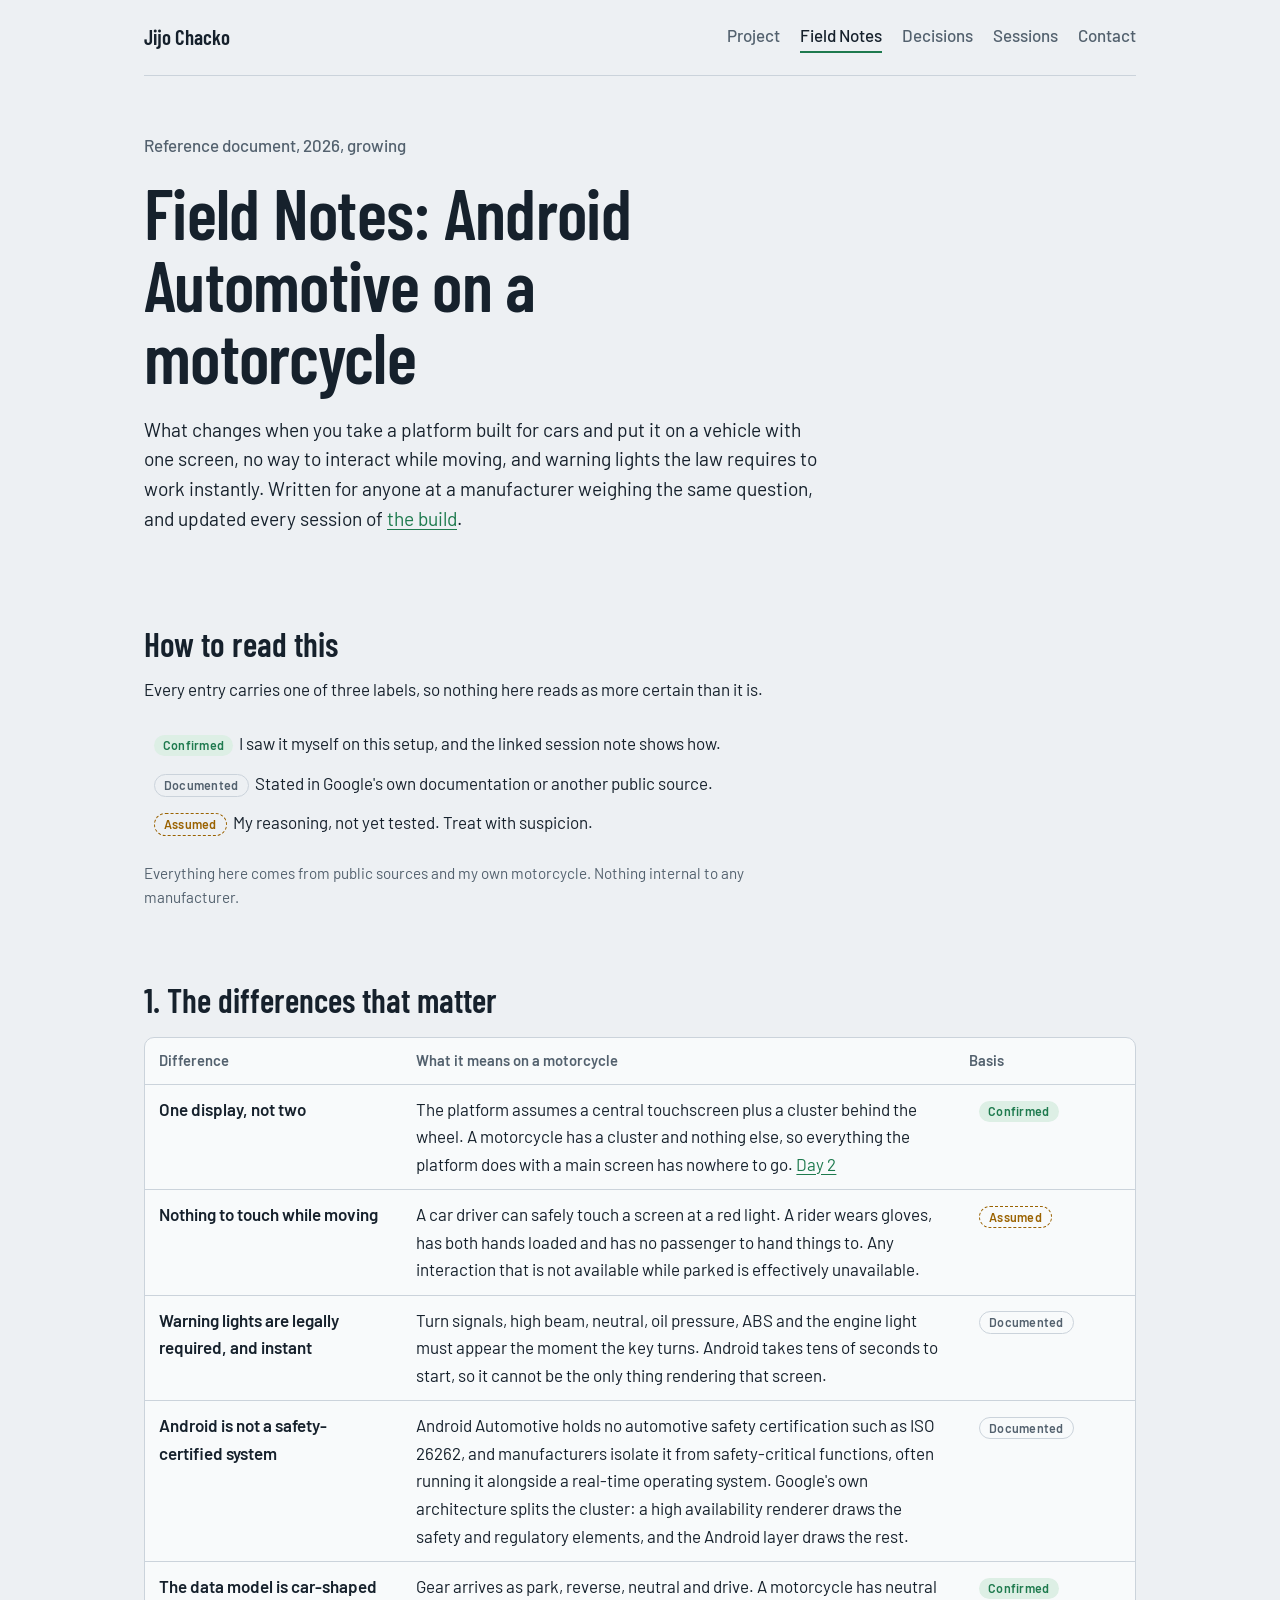
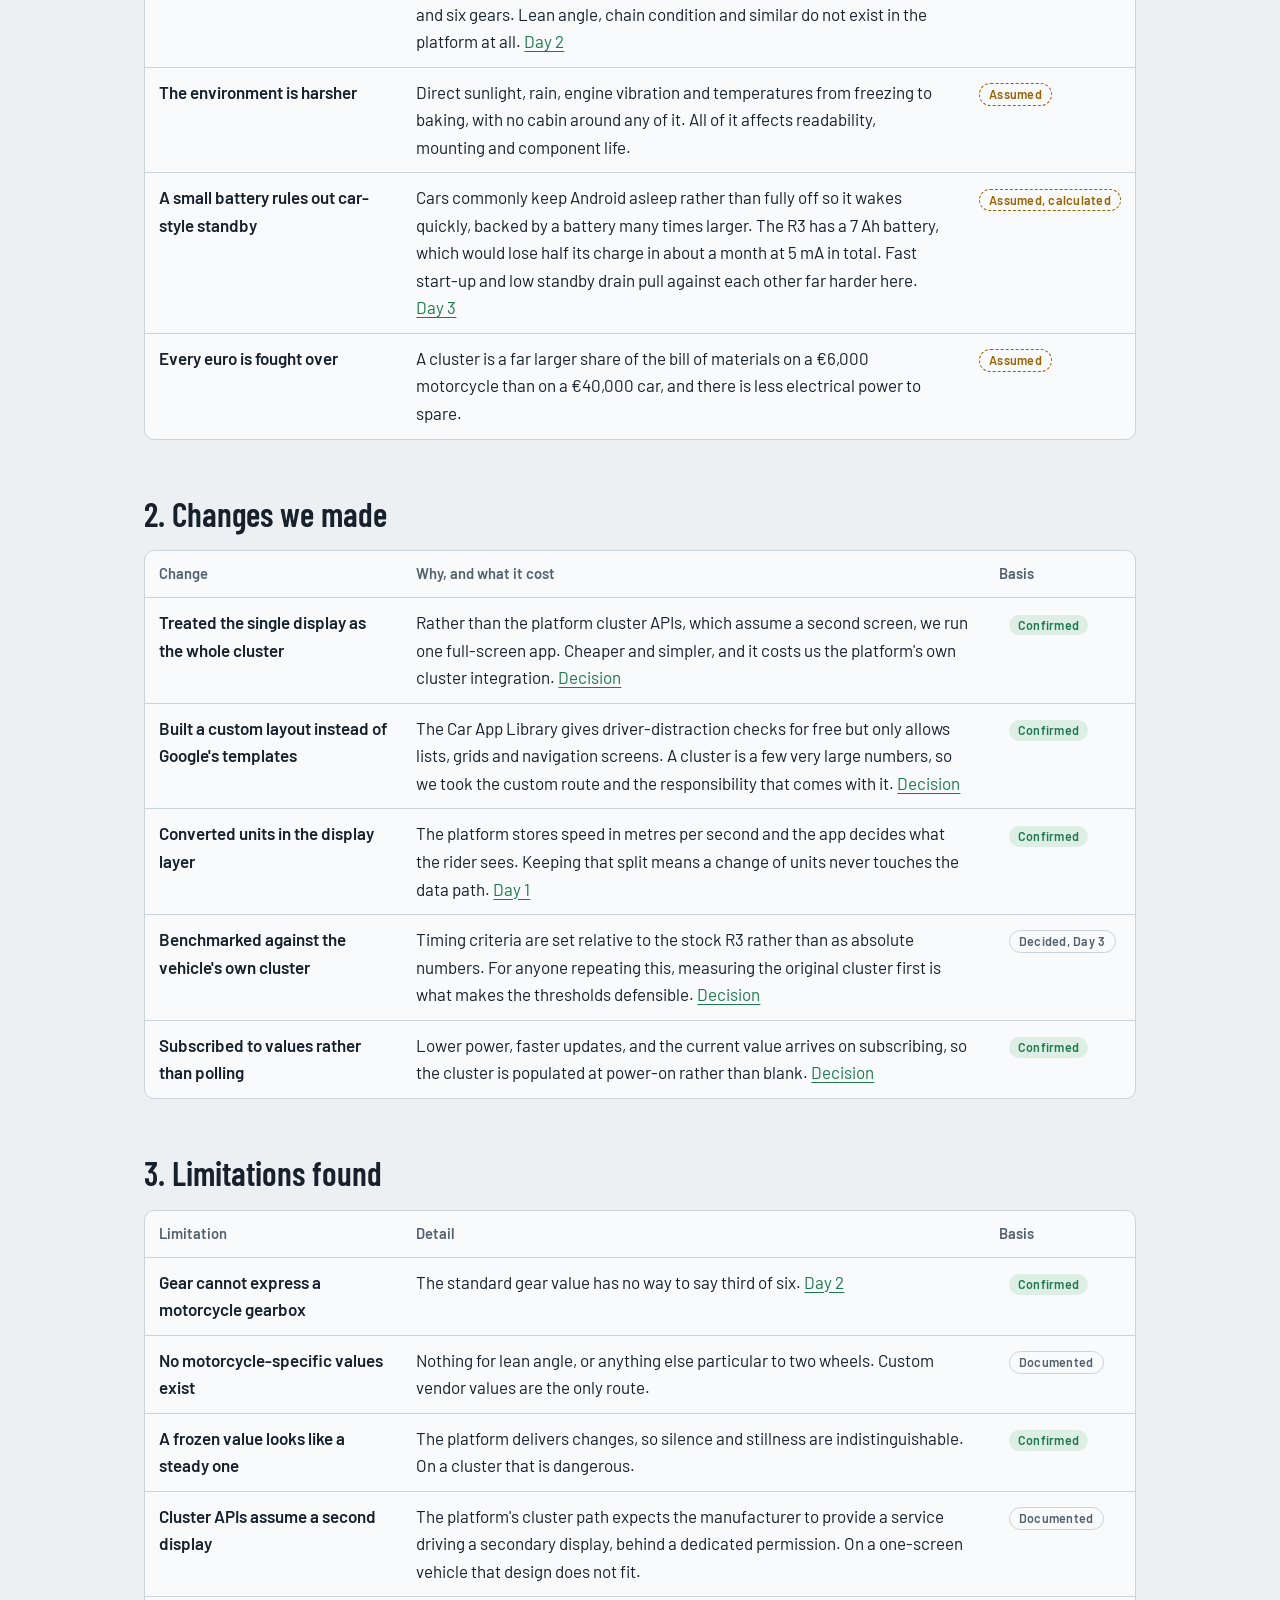
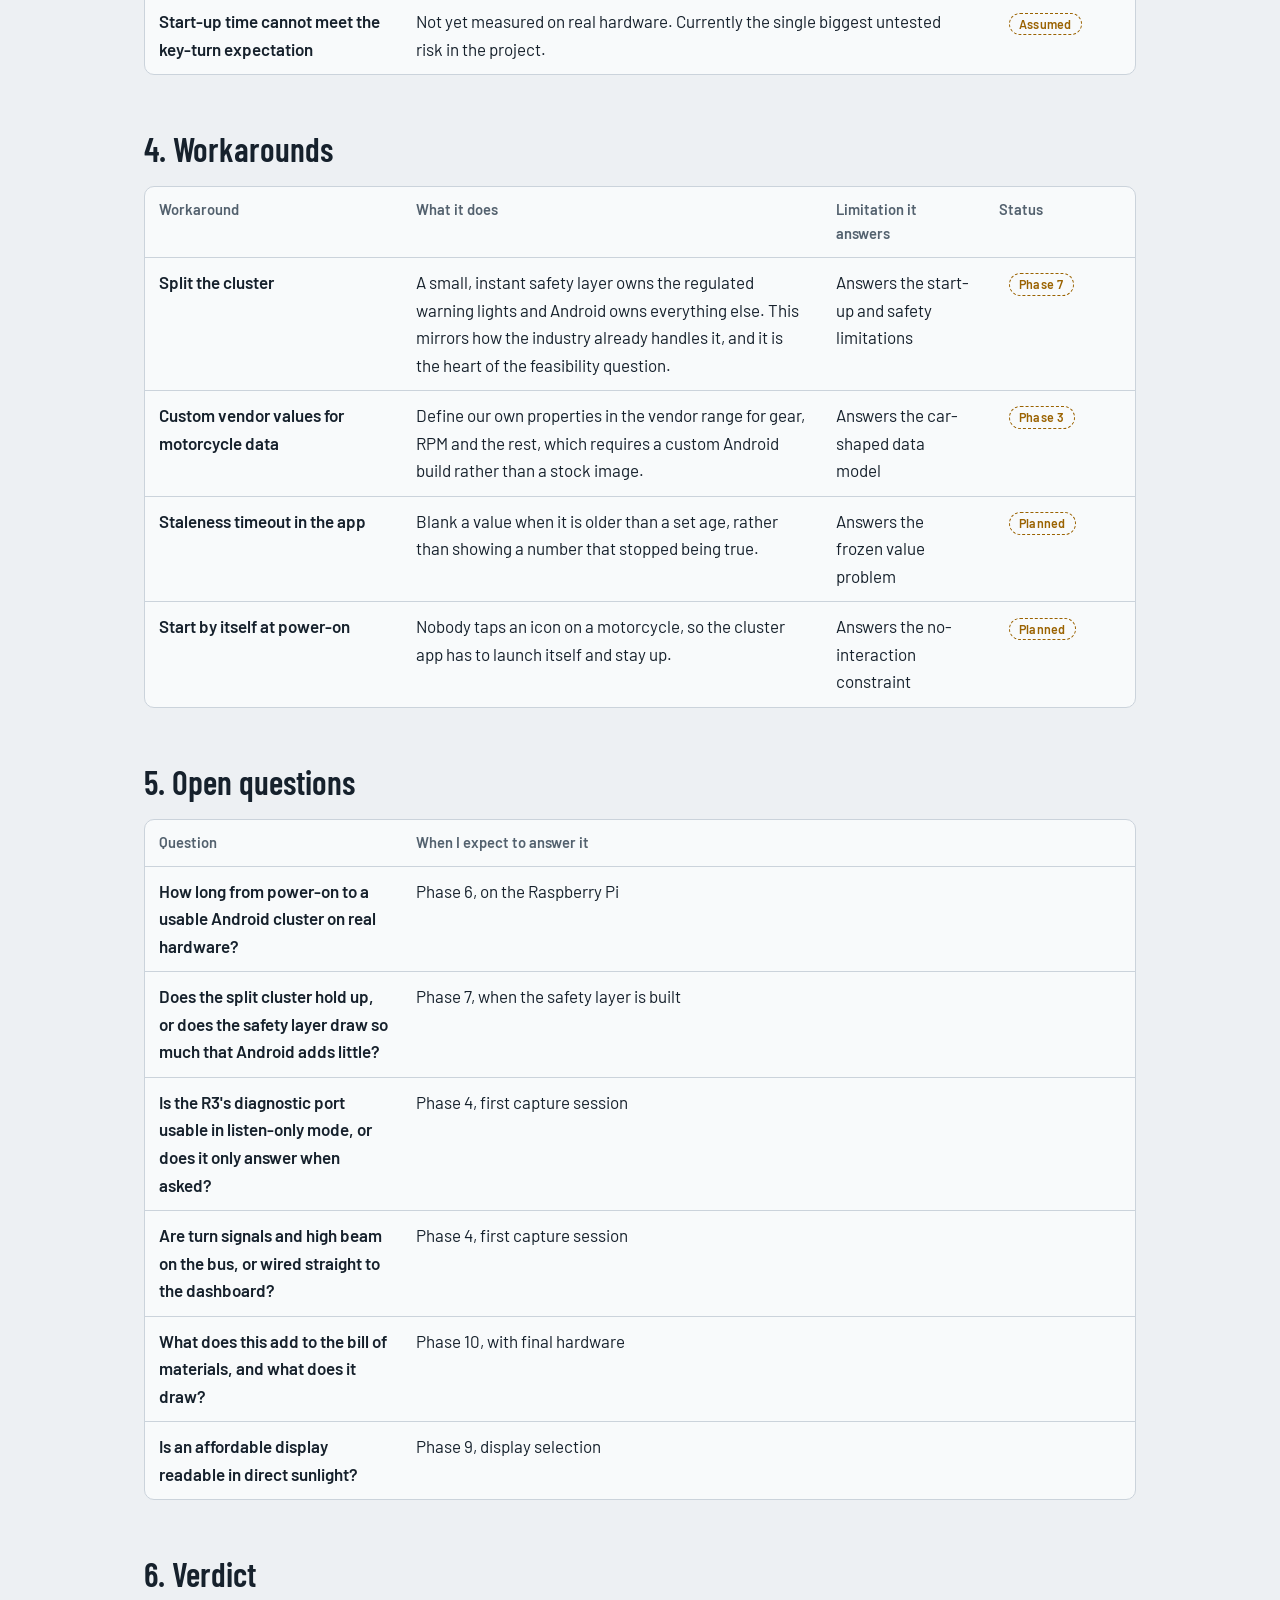
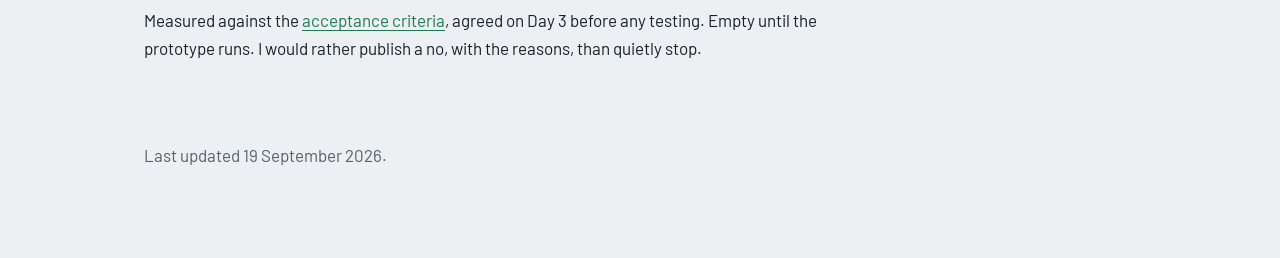
<file: fieldnotes.html>
<!DOCTYPE html>
<html lang="en">
<head>
<meta charset="utf-8">
<meta name="viewport" content="width=device-width, initial-scale=1">
<title>Field Notes: Android Automotive on a motorcycle | Jijo Chacko</title>
<meta name="description" content="A living reference on what changes when you put Android Automotive OS, built for cars, on a motorcycle: differences, limitations and workarounds.">
<link rel="icon" href="data:image/svg+xml,<svg xmlns=%22http://www.w3.org/2000/svg%22 viewBox=%220 0 100 100%22><text y=%22.9em%22 font-size=%2290%22>🏍️</text></svg>">
<link rel="preconnect" href="https://fonts.googleapis.com">
<link rel="preconnect" href="https://fonts.gstatic.com" crossorigin>
<link href="https://fonts.googleapis.com/css2?family=Barlow:wght@400;500;600&family=Barlow+Condensed:wght@500;600&family=JetBrains+Mono:wght@400&display=swap" rel="stylesheet">
<link rel="stylesheet" href="styles.css">
</head>
<body>
<div class="wrap">
<nav class="site-nav" aria-label="Site">
  <a class="brand" href="index.html">Jijo Chacko</a>
  <div class="nav-links">
    <a href="project.html">Project</a>
    <a href="fieldnotes.html" aria-current="page">Field Notes</a>
    <a href="decisions.html">Decisions</a>
    <a href="project.html#sessions">Sessions</a>
    <a href="index.html#contact">Contact</a>
  </div>
</nav>

<header>
  <p class="byline">Reference document, 2026, growing</p>
  <h1>Field Notes: Android Automotive on a motorcycle</h1>
  <p class="lede">What changes when you take a platform built for cars and put it on a vehicle with one screen, no way to interact while moving, and warning lights the law requires to work instantly. Written for anyone at a manufacturer weighing the same question, and updated every session of <a href="project.html">the build</a>.</p>
</header>

<section class="prose">
  <h2>How to read this</h2>
  <p>Every entry carries one of three labels, so nothing here reads as more certain than it is.</p>
  <ul class="legend">
    <li><span class="tag confirmed">Confirmed</span> &nbsp;I saw it myself on this setup, and the linked session note shows how.</li>
    <li><span class="tag documented">Documented</span> &nbsp;Stated in Google's own documentation or another public source.</li>
    <li><span class="tag assumed">Assumed</span> &nbsp;My reasoning, not yet tested. Treat with suspicion.</li>
  </ul>
  <p class="small muted" style="margin-top:18px">Everything here comes from public sources and my own motorcycle. Nothing internal to any manufacturer.</p>
</section>

<section>
  <h2>1. The differences that matter</h2>
  <div class="tw fn-table">
    <table>
      <thead><tr><th>Difference</th><th>What it means on a motorcycle</th><th>Basis</th></tr></thead>
      <tbody>
        <tr><td>One display, not two</td><td>The platform assumes a central touchscreen plus a cluster behind the wheel. A motorcycle has a cluster and nothing else, so everything the platform does with a main screen has nowhere to go. <a href="day-02.html">Day 2</a></td><td><span class="tag confirmed">Confirmed</span></td></tr>
        <tr><td>Nothing to touch while moving</td><td>A car driver can safely touch a screen at a red light. A rider wears gloves, has both hands loaded and has no passenger to hand things to. Any interaction that is not available while parked is effectively unavailable.</td><td><span class="tag assumed">Assumed</span></td></tr>
        <tr><td>Warning lights are legally required, and instant</td><td>Turn signals, high beam, neutral, oil pressure, ABS and the engine light must appear the moment the key turns. Android takes tens of seconds to start, so it cannot be the only thing rendering that screen.</td><td><span class="tag documented">Documented</span></td></tr>
        <tr><td>Android is not a safety-certified system</td><td>Android Automotive holds no automotive safety certification such as ISO 26262, and manufacturers isolate it from safety-critical functions, often running it alongside a real-time operating system. Google's own architecture splits the cluster: a high availability renderer draws the safety and regulatory elements, and the Android layer draws the rest.</td><td><span class="tag documented">Documented</span></td></tr>
        <tr><td>The data model is car-shaped</td><td>Gear arrives as park, reverse, neutral and drive. A motorcycle has neutral and six gears. Lean angle, chain condition and similar do not exist in the platform at all. <a href="day-02.html">Day 2</a></td><td><span class="tag confirmed">Confirmed</span></td></tr>
        <tr><td>The environment is harsher</td><td>Direct sunlight, rain, engine vibration and temperatures from freezing to baking, with no cabin around any of it. All of it affects readability, mounting and component life.</td><td><span class="tag assumed">Assumed</span></td></tr>
        <tr><td>A small battery rules out car-style standby</td><td>Cars commonly keep Android asleep rather than fully off so it wakes quickly, backed by a battery many times larger. The R3 has a 7 Ah battery, which would lose half its charge in about a month at 5 mA in total. Fast start-up and low standby drain pull against each other far harder here. <a href="day-03.html">Day 3</a></td><td><span class="tag assumed">Assumed, calculated</span></td></tr>
        <tr><td>Every euro is fought over</td><td>A cluster is a far larger share of the bill of materials on a €6,000 motorcycle than on a €40,000 car, and there is less electrical power to spare.</td><td><span class="tag assumed">Assumed</span></td></tr>
      </tbody>
    </table>
  </div>
</section>

<section>
  <h2>2. Changes we made</h2>
  <div class="tw fn-table">
    <table>
      <thead><tr><th>Change</th><th>Why, and what it cost</th><th>Basis</th></tr></thead>
      <tbody>
        <tr><td>Treated the single display as the whole cluster</td><td>Rather than the platform cluster APIs, which assume a second screen, we run one full-screen app. Cheaper and simpler, and it costs us the platform's own cluster integration. <a href="decisions.html#d-onescreen">Decision</a></td><td><span class="tag confirmed">Confirmed</span></td></tr>
        <tr><td>Built a custom layout instead of Google's templates</td><td>The Car App Library gives driver-distraction checks for free but only allows lists, grids and navigation screens. A cluster is a few very large numbers, so we took the custom route and the responsibility that comes with it. <a href="decisions.html#d-template">Decision</a></td><td><span class="tag confirmed">Confirmed</span></td></tr>
        <tr><td>Converted units in the display layer</td><td>The platform stores speed in metres per second and the app decides what the rider sees. Keeping that split means a change of units never touches the data path. <a href="day-01.html">Day 1</a></td><td><span class="tag confirmed">Confirmed</span></td></tr>
        <tr><td>Benchmarked against the vehicle's own cluster</td><td>Timing criteria are set relative to the stock R3 rather than as absolute numbers. For anyone repeating this, measuring the original cluster first is what makes the thresholds defensible. <a href="decisions.html#d-baseline">Decision</a></td><td><span class="tag documented">Decided, Day 3</span></td></tr>
        <tr><td>Subscribed to values rather than polling</td><td>Lower power, faster updates, and the current value arrives on subscribing, so the cluster is populated at power-on rather than blank. <a href="decisions.html#d-subscribe">Decision</a></td><td><span class="tag confirmed">Confirmed</span></td></tr>
      </tbody>
    </table>
  </div>
</section>

<section>
  <h2>3. Limitations found</h2>
  <div class="tw fn-table">
    <table>
      <thead><tr><th>Limitation</th><th>Detail</th><th>Basis</th></tr></thead>
      <tbody>
        <tr><td>Gear cannot express a motorcycle gearbox</td><td>The standard gear value has no way to say third of six. <a href="day-02.html">Day 2</a></td><td><span class="tag confirmed">Confirmed</span></td></tr>
        <tr><td>No motorcycle-specific values exist</td><td>Nothing for lean angle, or anything else particular to two wheels. Custom vendor values are the only route.</td><td><span class="tag documented">Documented</span></td></tr>
        <tr><td>A frozen value looks like a steady one</td><td>The platform delivers changes, so silence and stillness are indistinguishable. On a cluster that is dangerous.</td><td><span class="tag confirmed">Confirmed</span></td></tr>
        <tr><td>Cluster APIs assume a second display</td><td>The platform's cluster path expects the manufacturer to provide a service driving a secondary display, behind a dedicated permission. On a one-screen vehicle that design does not fit.</td><td><span class="tag documented">Documented</span></td></tr>
        <tr><td>Start-up time cannot meet the key-turn expectation</td><td>Not yet measured on real hardware. Currently the single biggest untested risk in the project.</td><td><span class="tag assumed">Assumed</span></td></tr>
      </tbody>
    </table>
  </div>
</section>

<section>
  <h2>4. Workarounds</h2>
  <div class="tw fn-table">
    <table>
      <thead><tr><th>Workaround</th><th>What it does</th><th>Limitation it answers</th><th>Status</th></tr></thead>
      <tbody>
        <tr><td>Split the cluster</td><td>A small, instant safety layer owns the regulated warning lights and Android owns everything else. This mirrors how the industry already handles it, and it is the heart of the feasibility question.</td><td>Answers the start-up and safety limitations</td><td><span class="tag planned">Phase 7</span></td></tr>
        <tr><td>Custom vendor values for motorcycle data</td><td>Define our own properties in the vendor range for gear, RPM and the rest, which requires a custom Android build rather than a stock image.</td><td>Answers the car-shaped data model</td><td><span class="tag planned">Phase 3</span></td></tr>
        <tr><td>Staleness timeout in the app</td><td>Blank a value when it is older than a set age, rather than showing a number that stopped being true.</td><td>Answers the frozen value problem</td><td><span class="tag planned">Planned</span></td></tr>
        <tr><td>Start by itself at power-on</td><td>Nobody taps an icon on a motorcycle, so the cluster app has to launch itself and stay up.</td><td>Answers the no-interaction constraint</td><td><span class="tag planned">Planned</span></td></tr>
      </tbody>
    </table>
  </div>
</section>

<section>
  <h2>5. Open questions</h2>
  <div class="tw fn-table">
    <table>
      <thead><tr><th>Question</th><th>When I expect to answer it</th></tr></thead>
      <tbody>
        <tr><td>How long from power-on to a usable Android cluster on real hardware?</td><td>Phase 6, on the Raspberry Pi</td></tr>
        <tr><td>Does the split cluster hold up, or does the safety layer draw so much that Android adds little?</td><td>Phase 7, when the safety layer is built</td></tr>
        <tr><td>Is the R3's diagnostic port usable in listen-only mode, or does it only answer when asked?</td><td>Phase 4, first capture session</td></tr>
        <tr><td>Are turn signals and high beam on the bus, or wired straight to the dashboard?</td><td>Phase 4, first capture session</td></tr>
        <tr><td>What does this add to the bill of materials, and what does it draw?</td><td>Phase 10, with final hardware</td></tr>
        <tr><td>Is an affordable display readable in direct sunlight?</td><td>Phase 9, display selection</td></tr>
      </tbody>
    </table>
  </div>
</section>

<section class="prose">
  <h2>6. Verdict</h2>
  <p>Measured against the <a href="criteria.html">acceptance criteria</a>, agreed on Day 3 before any testing. Empty until the prototype runs. I would rather publish a no, with the reasons, than quietly stop.</p>
</section>

<footer>
  <p>Last updated 19 September 2026.</p>
</footer>
</div>
</body>
</html>
</file>
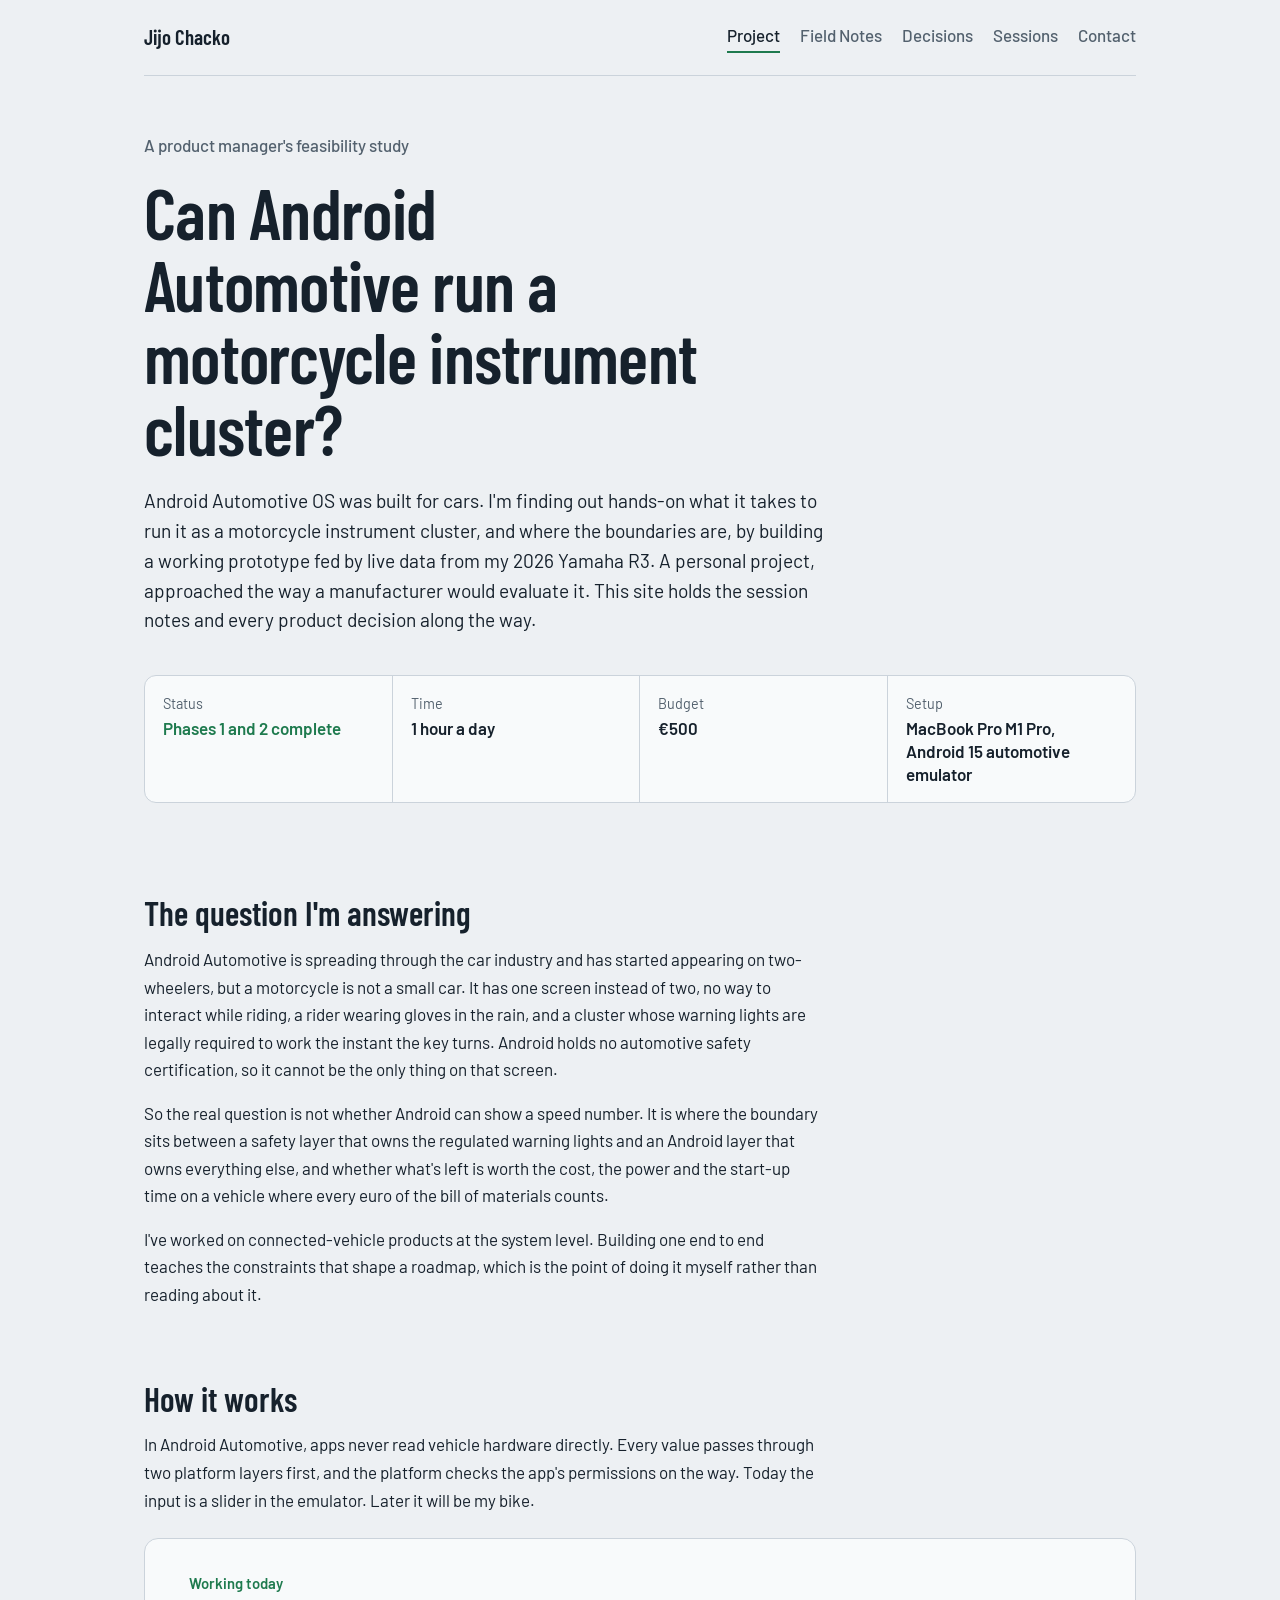
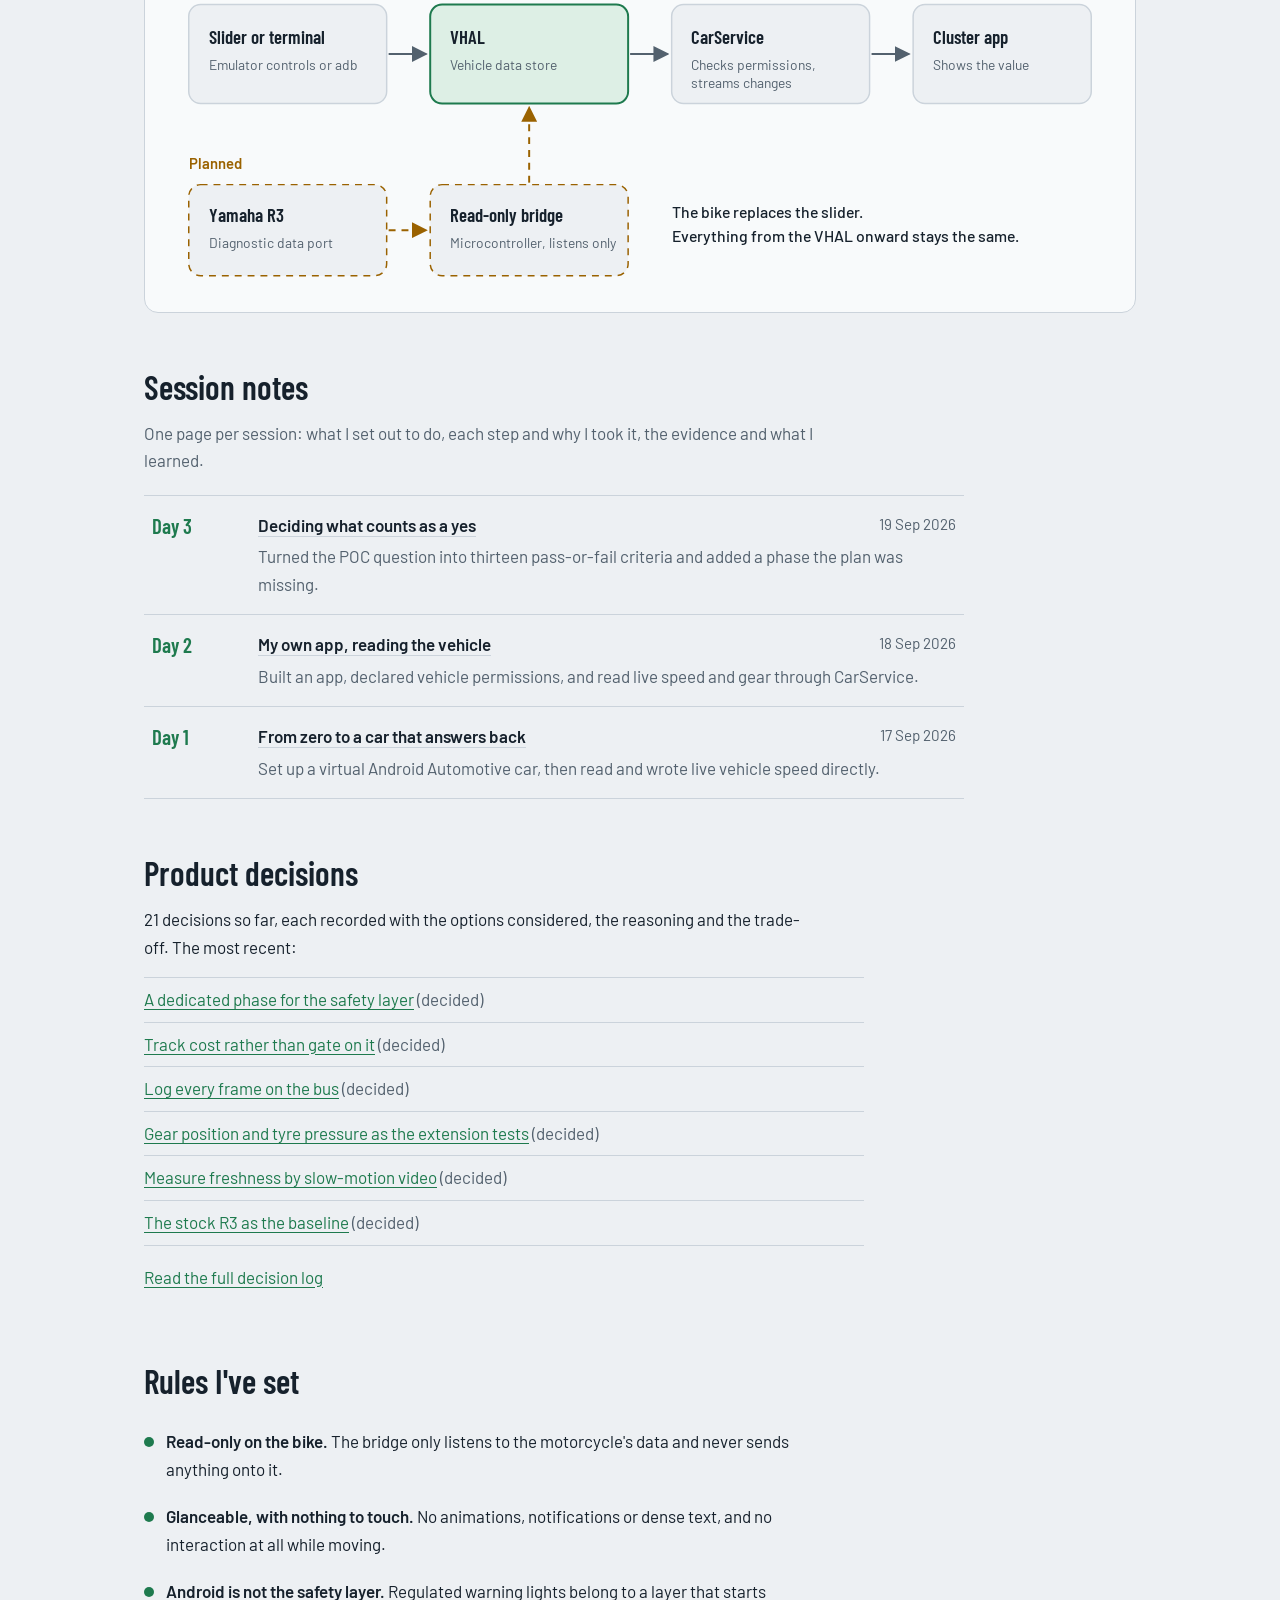
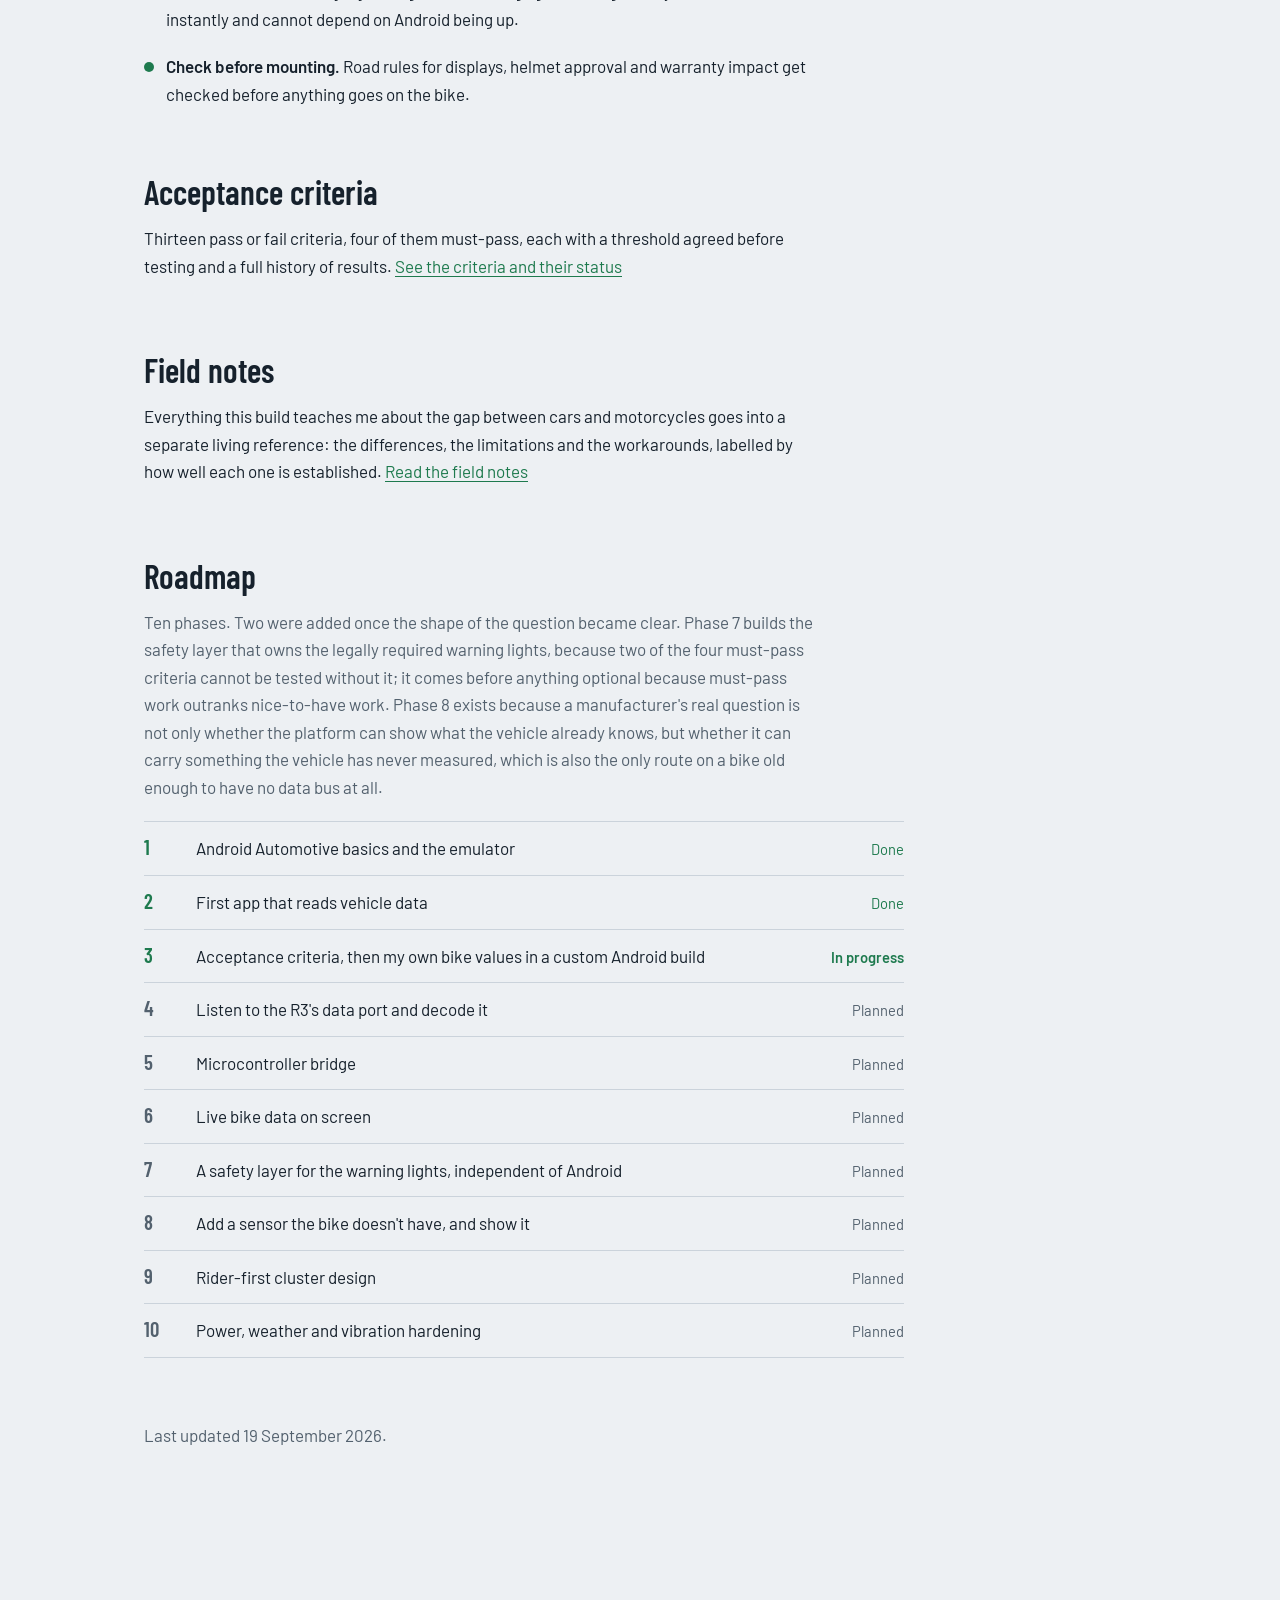
<file: motorcycle-hud.html>
<!DOCTYPE html>
<html lang="en"><head><meta charset="utf-8">
<meta http-equiv="refresh" content="0; url=project.html">
<link rel="canonical" href="project.html">
<title>Moved</title></head>
<body><p>This page has moved to <a href="project.html">the project overview</a>.</p></body></html>
</file>
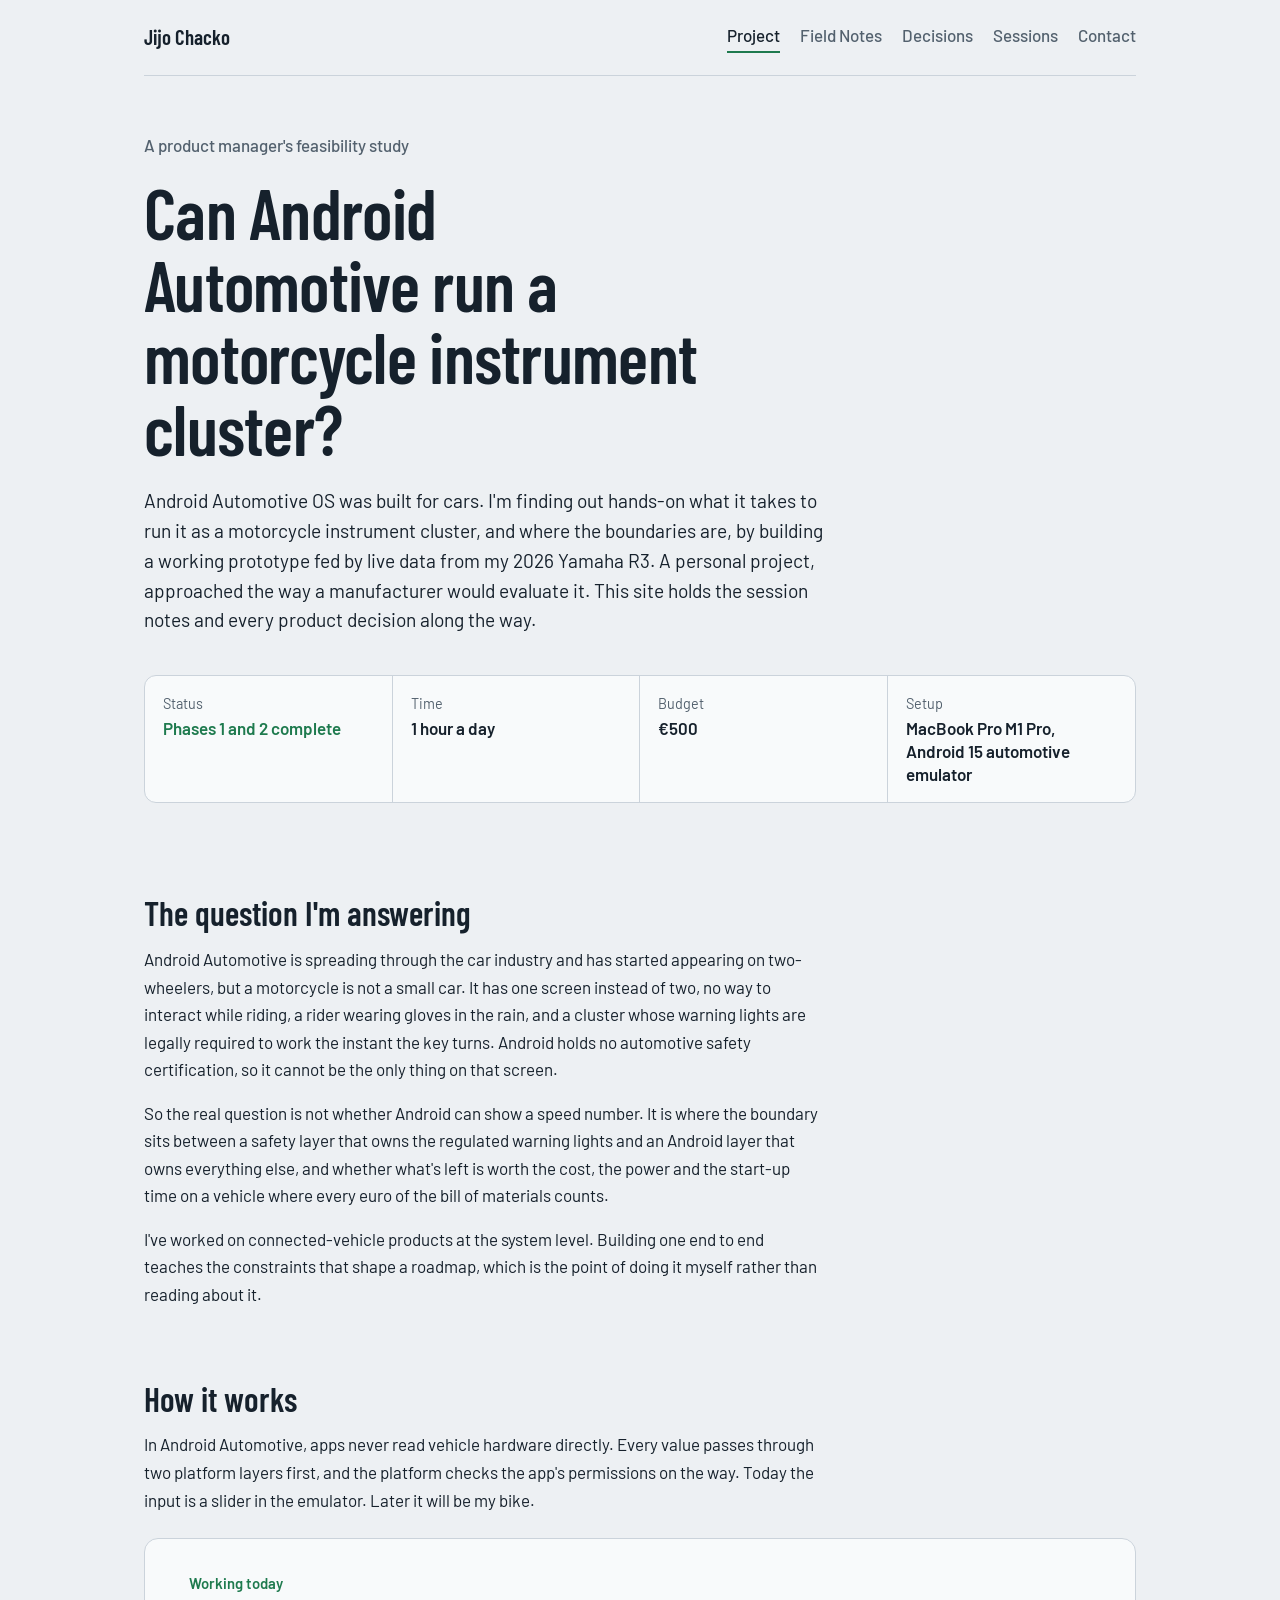
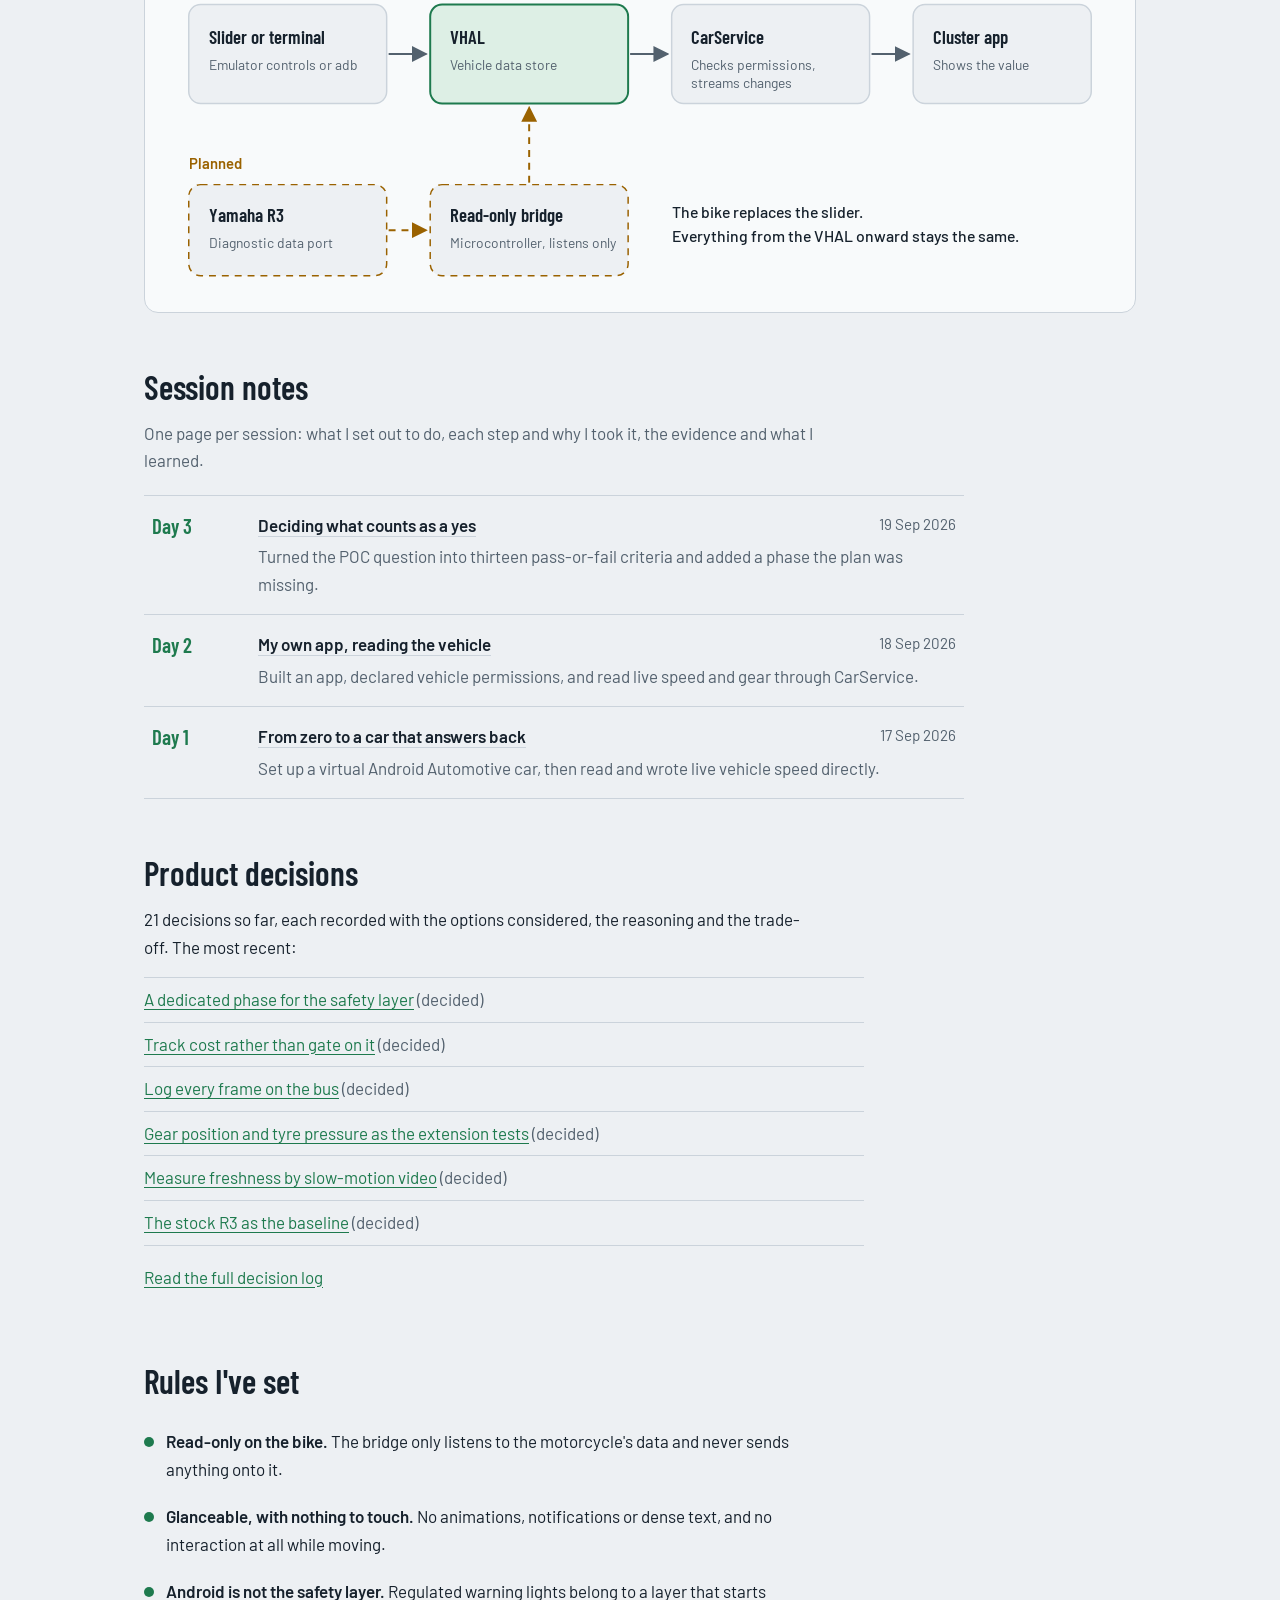
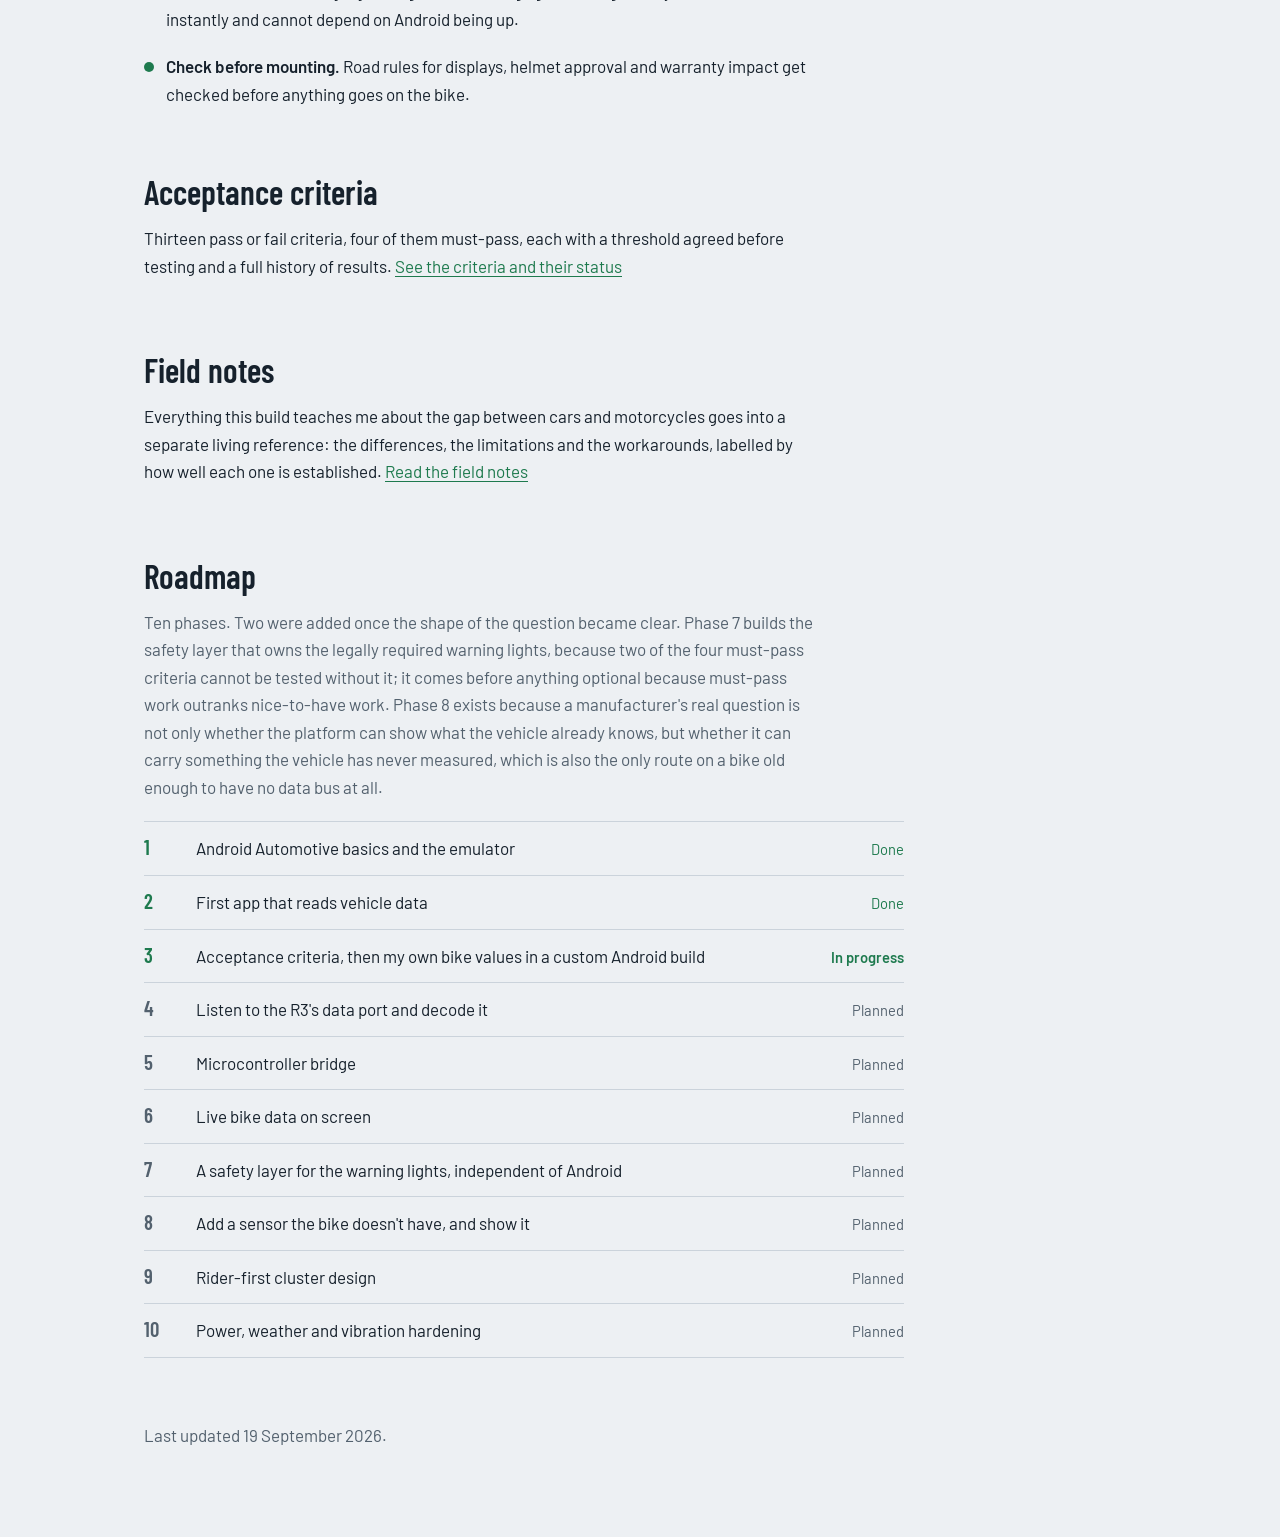
<file: project.html>
<!DOCTYPE html>
<html lang="en">
<head>
<meta charset="utf-8">
<meta name="viewport" content="width=device-width, initial-scale=1">
<title>Android Automotive motorcycle cluster | Jijo Chacko</title>
<meta name="description" content="A product manager's feasibility study: can Android Automotive OS run a motorcycle instrument cluster? Built hands-on with a 2026 Yamaha R3.">
<link rel="icon" href="data:image/svg+xml,<svg xmlns=%22http://www.w3.org/2000/svg%22 viewBox=%220 0 100 100%22><text y=%22.9em%22 font-size=%2290%22>🏍️</text></svg>">
<link rel="preconnect" href="https://fonts.googleapis.com">
<link rel="preconnect" href="https://fonts.gstatic.com" crossorigin>
<link href="https://fonts.googleapis.com/css2?family=Barlow:wght@400;500;600&family=Barlow+Condensed:wght@500;600&family=JetBrains+Mono:wght@400&display=swap" rel="stylesheet">
<link rel="stylesheet" href="styles.css">
</head>
<body>
<div class="wrap">
<nav class="site-nav" aria-label="Site">
  <a class="brand" href="index.html">Jijo Chacko</a>
  <div class="nav-links">
    <a href="project.html" aria-current="page">Project</a>
    <a href="fieldnotes.html">Field Notes</a>
    <a href="decisions.html">Decisions</a>
    <a href="project.html#sessions">Sessions</a>
    <a href="index.html#contact">Contact</a>
  </div>
</nav>

<header>
  <p class="byline">A product manager's feasibility study</p>
  <h1>Can Android Automotive run a motorcycle instrument cluster?</h1>
  <p class="lede">Android Automotive OS was built for cars. I'm finding out hands-on what it takes to run it as a motorcycle instrument cluster, and where the boundaries are, by building a working prototype fed by live data from my 2026 Yamaha R3. A personal project, approached the way a manufacturer would evaluate it. This site holds the session notes and every product decision along the way.</p>
  <dl class="facts">
    <div class="live"><dt>Status</dt><dd>Phases 1 and 2 complete</dd></div>
    <div><dt>Time</dt><dd>1 hour a day</dd></div>
    <div><dt>Budget</dt><dd>€500</dd></div>
    <div><dt>Setup</dt><dd>MacBook Pro M1 Pro, Android 15 automotive emulator</dd></div>
  </dl>
</header>

<section class="prose">
  <h2>The question I'm answering</h2>
  <p>Android Automotive is spreading through the car industry and has started appearing on two-wheelers, but a motorcycle is not a small car. It has one screen instead of two, no way to interact while riding, a rider wearing gloves in the rain, and a cluster whose warning lights are legally required to work the instant the key turns. Android holds no automotive safety certification, so it cannot be the only thing on that screen.</p>
  <p>So the real question is not whether Android can show a speed number. It is where the boundary sits between a safety layer that owns the regulated warning lights and an Android layer that owns everything else, and whether what's left is worth the cost, the power and the start-up time on a vehicle where every euro of the bill of materials counts.</p>
  <p>I've worked on connected-vehicle products at the system level. Building one end to end teaches the constraints that shape a roadmap, which is the point of doing it myself rather than reading about it.</p>
</section>

<section>
  <div class="prose">
    <h2>How it works</h2>
    <p>In Android Automotive, apps never read vehicle hardware directly. Every value passes through two platform layers first, and the platform checks the app's permissions on the way. Today the input is a slider in the emulator. Later it will be my bike.</p>
  </div>
  <div class="diagram" role="img" aria-label="Diagram. Working today: slider or terminal sends a value to the VHAL, the vehicle data store; CarService checks permissions and streams changes to the cluster app. Planned: the Yamaha R3 data port feeds a read-only bridge, which writes into the same VHAL.">
    <svg viewBox="0 0 960 336" xmlns="http://www.w3.org/2000/svg" aria-hidden="true">
      <defs>
        <marker id="a" viewBox="0 0 10 10" refX="9" refY="5" markerWidth="8" markerHeight="8" orient="auto-start-reverse"><path class="ah" d="M0 0 L10 5 L0 10 z"/></marker>
        <marker id="ap" viewBox="0 0 10 10" refX="9" refY="5" markerWidth="8" markerHeight="8" orient="auto-start-reverse"><path class="ah-plan" d="M0 0 L10 5 L0 10 z"/></marker>
      </defs>
      <text class="lab-live" x="24" y="30">Working today</text>
      <rect class="bx" x="24" y="46" width="200" height="100" rx="12"/>
      <text class="t1" x="44" y="86">Slider or terminal</text>
      <text class="t2" x="44" y="112">Emulator controls or adb</text>
      <rect class="bx-key" x="268" y="46" width="200" height="100" rx="12"/>
      <text class="t1" x="288" y="86">VHAL</text>
      <text class="t2" x="288" y="112">Vehicle data store</text>
      <rect class="bx" x="512" y="46" width="200" height="100" rx="12"/>
      <text class="t1" x="532" y="86">CarService</text>
      <text class="t2" x="532" y="112">Checks permissions,</text>
      <text class="t2" x="532" y="130">streams changes</text>
      <rect class="bx" x="756" y="46" width="180" height="100" rx="12"/>
      <text class="t1" x="776" y="86">Cluster app</text>
      <text class="t2" x="776" y="112">Shows the value</text>
      <line class="ln" x1="226" y1="96" x2="264" y2="96" marker-end="url(#a)"/>
      <line class="ln" x1="470" y1="96" x2="508" y2="96" marker-end="url(#a)"/>
      <line class="ln" x1="714" y1="96" x2="752" y2="96" marker-end="url(#a)"/>
      <text class="lab-plan" x="24" y="212">Planned</text>
      <rect class="bx-plan" x="24" y="228" width="200" height="92" rx="12"/>
      <text class="t1" x="44" y="266">Yamaha R3</text>
      <text class="t2" x="44" y="292">Diagnostic data port</text>
      <rect class="bx-plan" x="268" y="228" width="200" height="92" rx="12"/>
      <text class="t1" x="288" y="266">Read-only bridge</text>
      <text class="t2" x="288" y="292">Microcontroller, listens only</text>
      <line class="ln-plan" x1="226" y1="274" x2="264" y2="274" marker-end="url(#ap)"/>
      <line class="ln-plan" x1="368" y1="226" x2="368" y2="150" marker-end="url(#ap)"/>
      <text class="note" x="512" y="262">The bike replaces the slider.</text>
      <text class="note" x="512" y="286">Everything from the VHAL onward stays the same.</text>
    </svg>
  </div>
</section>

<section id="sessions">
  <h2>Session notes</h2>
  <p class="muted prose">One page per session: what I set out to do, each step and why I took it, the evidence and what I learned.</p>
  <ol class="sessions" reversed>
    <li><a href="day-03.html">
      <span class="s-day">Day 3</span>
      <span class="s-title">Deciding what counts as a yes</span>
      <span class="s-date">19 Sep 2026</span>
      <span class="s-sum">Turned the POC question into thirteen pass-or-fail criteria and added a phase the plan was missing.</span>
    </a></li>
    <li><a href="day-02.html">
      <span class="s-day">Day 2</span>
      <span class="s-title">My own app, reading the vehicle</span>
      <span class="s-date">18 Sep 2026</span>
      <span class="s-sum">Built an app, declared vehicle permissions, and read live speed and gear through CarService.</span>
    </a></li>
    <li><a href="day-01.html">
      <span class="s-day">Day 1</span>
      <span class="s-title">From zero to a car that answers back</span>
      <span class="s-date">17 Sep 2026</span>
      <span class="s-sum">Set up a virtual Android Automotive car, then read and wrote live vehicle speed directly.</span>
    </a></li>
  </ol>
</section>

<section>
  <h2>Product decisions</h2>
  <p class="prose">21 decisions so far, each recorded with the options considered, the reasoning and the trade-off. The most recent:</p>
  <ul class="dlist">
    <li><a href="decisions.html#d-safetyphase">A dedicated phase for the safety layer</a> <span>(decided)</span></li>
    <li><a href="decisions.html#d-cost">Track cost rather than gate on it</a> <span>(decided)</span></li>
    <li><a href="decisions.html#d-ridelog">Log every frame on the bus</a> <span>(decided)</span></li>
    <li><a href="decisions.html#d-extension">Gear position and tyre pressure as the extension tests</a> <span>(decided)</span></li>
    <li><a href="decisions.html#d-freshness">Measure freshness by slow-motion video</a> <span>(decided)</span></li>
    <li><a href="decisions.html#d-baseline">The stock R3 as the baseline</a> <span>(decided)</span></li>
  </ul>
  <p><a href="decisions.html">Read the full decision log</a></p>
</section>

<section class="prose">
  <h2>Rules I've set</h2>
  <ul class="rules">
    <li><strong>Read-only on the bike.</strong> The bridge only listens to the motorcycle's data and never sends anything onto it.</li>
    <li><strong>Glanceable, with nothing to touch.</strong> No animations, notifications or dense text, and no interaction at all while moving.</li>
    <li><strong>Android is not the safety layer.</strong> Regulated warning lights belong to a layer that starts instantly and cannot depend on Android being up.</li>
    <li><strong>Check before mounting.</strong> Road rules for displays, helmet approval and warranty impact get checked before anything goes on the bike.</li>
  </ul>
</section>

<section class="prose">
  <h2>Acceptance criteria</h2>
  <p>Thirteen pass or fail criteria, four of them must-pass, each with a threshold agreed before testing and a full history of results. <a href="criteria.html">See the criteria and their status</a></p>
</section>

<section class="prose">
  <h2>Field notes</h2>
  <p>Everything this build teaches me about the gap between cars and motorcycles goes into a separate living reference: the differences, the limitations and the workarounds, labelled by how well each one is established. <a href="fieldnotes.html">Read the field notes</a></p>
</section>

<section>
  <h2>Roadmap</h2>
  <p class="prose muted">Ten phases. Two were added once the shape of the question became clear. Phase 7 builds the safety layer that owns the legally required warning lights, because two of the four must-pass criteria cannot be tested without it; it comes before anything optional because must-pass work outranks nice-to-have work. Phase 8 exists because a manufacturer's real question is not only whether the platform can show what the vehicle already knows, but whether it can carry something the vehicle has never measured, which is also the only route on a bike old enough to have no data bus at all.</p>
  <ol class="road">
    <li class="done"><span>Android Automotive basics and the emulator</span><span class="st">Done</span></li>
    <li class="done"><span>First app that reads vehicle data</span><span class="st">Done</span></li>
    <li class="now"><span>Acceptance criteria, then my own bike values in a custom Android build</span><span class="st">In progress</span></li>
    <li><span>Listen to the R3's data port and decode it</span><span class="st">Planned</span></li>
    <li><span>Microcontroller bridge</span><span class="st">Planned</span></li>
    <li><span>Live bike data on screen</span><span class="st">Planned</span></li>
    <li><span>A safety layer for the warning lights, independent of Android</span><span class="st">Planned</span></li>
    <li><span>Add a sensor the bike doesn't have, and show it</span><span class="st">Planned</span></li>
    <li><span>Rider-first cluster design</span><span class="st">Planned</span></li>
    <li><span>Power, weather and vibration hardening</span><span class="st">Planned</span></li>
  </ol>
</section>

<footer>
  <p>Last updated 19 September 2026.</p>
</footer>
</div>
</body>
</html>
</file>
<file: styles.css>
:root{
  --paper:#EDF0F3; --surface:#F8FAFB; --ink:#16212C; --muted:#53616E;
  --rule:#CBD3DB; --signal:#1E7A4E; --signal-soft:#DDEFE5; --amber:#9A6200;
  --display:"Barlow Condensed","Arial Narrow",Arial,sans-serif;
  --body:"Barlow","Helvetica Neue",Arial,sans-serif;
  --mono:"JetBrains Mono",ui-monospace,Menlo,Consolas,monospace;
}
@media (prefers-color-scheme: dark){
  :root:not([data-theme="light"]){
    --paper:#0F151B; --surface:#16202A; --ink:#E4E9EE; --muted:#98A6B3;
    --rule:#2B3947; --signal:#52C28C; --signal-soft:#17362A; --amber:#E3AB45;
  }
}
:root[data-theme="dark"]{
  --paper:#0F151B; --surface:#16202A; --ink:#E4E9EE; --muted:#98A6B3;
  --rule:#2B3947; --signal:#52C28C; --signal-soft:#17362A; --amber:#E3AB45;
}
*{box-sizing:border-box}
html{-webkit-text-size-adjust:100%}
body{margin:0;background:var(--paper);color:var(--ink);font:400 1.0625rem/1.62 var(--body)}
img{max-width:100%;height:auto;display:block}
a{color:var(--signal);text-underline-offset:3px}
a:focus-visible{outline:2px solid var(--signal);outline-offset:3px;border-radius:3px}
.wrap{max-width:1040px;margin:0 auto;padding:0 24px}
.prose{max-width:68ch}

/* Site navigation */
.site-nav{display:flex;justify-content:space-between;align-items:center;gap:16px;flex-wrap:wrap;padding:22px 0;border-bottom:1px solid var(--rule)}
.brand{font:600 1.3rem/1 var(--display);color:var(--ink);text-decoration:none}
.nav-links{display:flex;flex-wrap:wrap;gap:6px 20px}
.nav-links a{color:var(--muted);text-decoration:none;font-weight:500;padding-bottom:3px}
.nav-links a:hover{color:var(--ink)}
.nav-links a[aria-current="page"]{color:var(--ink);box-shadow:inset 0 -2px 0 var(--signal)}

/* Page header */
header{padding:56px 0 36px}
.byline{margin:0 0 18px;color:var(--muted);font-weight:500}
h1{font:600 clamp(2.5rem,6.4vw,4.4rem)/1.02 var(--display);letter-spacing:-.01em;margin:0 0 22px;max-width:18ch}
.lede{font-size:1.2rem;line-height:1.55;margin:0;max-width:62ch}
.facts{display:grid;grid-template-columns:repeat(4,minmax(0,1fr));margin:40px 0 0;border:1px solid var(--rule);border-radius:12px;background:var(--surface);overflow:hidden}
.facts.three{grid-template-columns:repeat(3,minmax(0,1fr))}
.facts div{padding:16px 18px;border-right:1px solid var(--rule)}
.facts div:last-child{border-right:0}
.facts dt{color:var(--muted);font-size:.9rem}
.facts dd{margin:2px 0 0;font-weight:600;line-height:1.35}
.facts .live dd{color:var(--signal)}

section{padding:56px 0 0}
h2{font:600 2.1rem/1.1 var(--display);margin:0 0 14px}
h3{font:600 1.35rem/1.2 var(--display);margin:0 0 6px}
p{margin:0 0 16px}
.muted{color:var(--muted)}
.small{font-size:.95rem}

/* Architecture diagram */
.diagram{margin-top:24px;background:var(--surface);border:1px solid var(--rule);border-radius:14px;padding:20px;overflow-x:auto}
.diagram svg{width:100%;min-width:760px;height:auto;display:block}
.bx{fill:var(--paper);stroke:var(--rule);stroke-width:1.5}
.bx-key{fill:var(--signal-soft);stroke:var(--signal);stroke-width:2}
.bx-plan{fill:var(--paper);stroke:var(--amber);stroke-width:1.5;stroke-dasharray:7 6}
.t1{font:600 19px var(--display);fill:var(--ink)}
.t2{font:400 14px var(--body);fill:var(--muted)}
.lab-live{font:600 15px var(--body);fill:var(--signal)}
.lab-plan{font:600 15px var(--body);fill:var(--amber)}
.ln{stroke:var(--muted);stroke-width:2;fill:none}
.ln-plan{stroke:var(--amber);stroke-width:2;fill:none;stroke-dasharray:7 6}
.ah{fill:var(--muted)} .ah-plan{fill:var(--amber)}
.note{font:500 16px var(--body);fill:var(--ink)}

/* Session list (overview page) */
ol.sessions{list-style:none;padding:0;margin:20px 0 0;border-top:1px solid var(--rule);max-width:820px}
ol.sessions li{border-bottom:1px solid var(--rule)}
ol.sessions a{display:grid;grid-template-columns:90px 1fr auto;gap:4px 16px;padding:16px 8px;text-decoration:none;color:var(--ink)}
ol.sessions a:hover{background:var(--surface)}
.s-day{font:600 1.3rem/1.3 var(--display);color:var(--signal);grid-row:span 2}
.s-title{font-weight:600;text-decoration:underline;text-decoration-color:var(--rule);text-underline-offset:4px}
.s-date{color:var(--muted);font-size:.95rem;grid-column:3;grid-row:1}
.s-sum{color:var(--muted);grid-column:2 / span 2}

/* Decision preview list (overview page) */
ul.dlist{margin:16px 0 18px;padding:0;list-style:none;max-width:72ch}
ul.dlist li{padding:8px 0;border-bottom:1px solid var(--rule)}
ul.dlist li:first-child{border-top:1px solid var(--rule)}
ul.dlist span{color:var(--muted)}

/* Session page */
ol.steps{list-style:none;counter-reset:s;padding:0;margin:20px 0 0;max-width:72ch}
ol.steps li{counter-increment:s;display:grid;grid-template-columns:44px 1fr;gap:4px;padding:10px 0}
ol.steps li::before{content:counter(s);font:600 1.5rem/1.2 var(--display);color:var(--signal)}
figure{margin:32px 0 0}
figure img{border:1px solid var(--rule);border-radius:10px}
figcaption{color:var(--muted);font-size:.95rem;margin-top:10px;max-width:68ch}
.evidence{display:grid;grid-template-columns:minmax(0,1.35fr) minmax(0,1fr);gap:28px;margin-top:24px;align-items:start}
pre{margin:0 0 12px;background:var(--surface);border:1px solid var(--rule);border-radius:10px;padding:14px 16px;overflow-x:auto;font:400 .82rem/1.6 var(--mono);color:var(--ink)}
pre .p{color:var(--muted)} pre .v{color:var(--signal)}
.tw{overflow-x:auto;border:1px solid var(--rule);border-radius:10px;background:var(--surface)}
table{border-collapse:collapse;width:100%}
th,td{text-align:left;vertical-align:top;padding:11px 14px;border-bottom:1px solid var(--rule)}
tr:last-child td{border-bottom:0}
th{font-weight:600;color:var(--muted);font-size:.92rem}
td code{font:400 1rem var(--mono);color:var(--signal)}
.learn{display:grid;grid-template-columns:repeat(2,minmax(0,1fr));gap:28px 44px;margin-top:22px}
.learn p{margin:0}
.pager{display:flex;justify-content:space-between;gap:16px;flex-wrap:wrap;margin-top:56px;padding-top:20px;border-top:1px solid var(--rule)}

/* Decision log */
.record{border:1px solid var(--rule);border-radius:12px;background:var(--surface);padding:20px 22px;margin:16px 0 0;max-width:820px;scroll-margin-top:24px}
.record-head{display:flex;justify-content:space-between;align-items:baseline;gap:12px;flex-wrap:wrap}
.record dl{display:grid;grid-template-columns:170px minmax(0,1fr);gap:8px 20px;margin:14px 0 0}
.record dt{color:var(--muted)}
.record dd{margin:0}
.status{font-size:.92rem;font-weight:600;color:var(--signal)}
.status.planned{color:var(--amber)}
.day-group{padding-top:40px}
.day-group > p{max-width:68ch}

/* Rules and roadmap */
.rules{margin:18px 0 0;padding:0;list-style:none;max-width:72ch}
.rules li{padding:10px 0 10px 22px;position:relative}
.rules li::before{content:"";position:absolute;left:0;top:19px;width:10px;height:10px;border-radius:50%;background:var(--signal)}
.rules strong{font-weight:600}
ol.road{list-style:none;counter-reset:r;padding:0;margin:20px 0 0;max-width:760px;border-top:1px solid var(--rule)}
ol.road li{counter-increment:r;display:grid;grid-template-columns:40px 1fr auto;gap:12px;align-items:baseline;padding:12px 0;border-bottom:1px solid var(--rule)}
ol.road li::before{content:counter(r);font:600 1.3rem var(--display);color:var(--muted)}
ol.road .st{font-size:.92rem;color:var(--muted)}
ol.road li.now::before, ol.road li.now .st{color:var(--signal);font-weight:600}
ol.road li.next .st{color:var(--ink);font-weight:500}

footer{padding:64px 0 72px;color:var(--muted)}
footer p{max-width:68ch}

@media (max-width:760px){
  .site-nav{gap:10px}
  .nav-links{gap:6px 16px}
  header{padding-top:40px}
  .facts,.facts.three{grid-template-columns:minmax(0,1fr)}
  .facts div{border-right:0;border-bottom:1px solid var(--rule)}
  .facts div:last-child{border-bottom:0}
  .evidence,.learn{grid-template-columns:minmax(0,1fr)}
  ol.sessions a{grid-template-columns:minmax(0,1fr)}
  .s-day,.s-date,.s-sum{grid-column:auto;grid-row:auto}
  .record dl{grid-template-columns:minmax(0,1fr);gap:2px}
  .record dd{margin-bottom:10px}
}

/* Step notes: what I did, and why */
ol.steps li .what{font-weight:600}
ol.steps li .why{display:block;color:var(--muted);margin-top:4px}
ol.road li.done::before,ol.road li.done .st{color:var(--signal)}
.qbox{border-left:3px solid var(--signal);padding:4px 0 4px 18px;margin:18px 0 0;max-width:68ch}

/* Landing page */
.hero{display:grid;grid-template-columns:minmax(0,1.45fr) minmax(0,1fr);gap:56px;align-items:center;padding:60px 0 20px}
.hero img{border-radius:14px;border:1px solid var(--rule)}
.hero h1{margin-bottom:20px}
.contact-row{display:flex;flex-wrap:wrap;gap:8px 26px;margin:18px 0 0;font-weight:500}
.project-card{border:1px solid var(--rule);border-radius:14px;background:var(--surface);padding:26px 28px;margin-top:22px;max-width:820px}
.project-card h3{font-size:1.7rem;margin-bottom:4px}
.project-card .meta{color:var(--muted);font-size:.95rem;margin-bottom:14px}
.skills{display:grid;grid-template-columns:repeat(2,minmax(0,1fr));gap:26px 44px;margin-top:22px}
.skills p{margin:0;color:var(--muted)}
.skills h3{margin-bottom:4px}
@media (max-width:760px){
  .hero{grid-template-columns:minmax(0,1fr);gap:28px;padding-top:36px}
  .hero .portrait{order:-1;max-width:260px}
  .skills{grid-template-columns:minmax(0,1fr)}
}

/* Field notes */
.tag{display:inline-block;font:600 .78rem/1.5 var(--body);letter-spacing:.02em;padding:1px 9px;border-radius:999px;margin-left:10px;white-space:nowrap;vertical-align:middle}
.tag.confirmed{background:var(--signal-soft);color:var(--signal)}
.tag.documented{border:1px solid var(--rule);color:var(--muted)}
.tag.assumed{border:1px dashed var(--amber);color:var(--amber)}
.tag.planned{border:1px dashed var(--amber);color:var(--amber)}
.entry{max-width:74ch;padding:16px 0;border-bottom:1px solid var(--rule)}
.entry:first-of-type{border-top:1px solid var(--rule)}
.entry h3{margin:0}
.entry p{margin:6px 0 0}
.legend{margin:20px 0 0;padding:0;list-style:none;max-width:72ch}
.legend li{padding:6px 0}
.legend strong{font-weight:600}

/* Skills lists */
.skills ul{margin:6px 0 0;padding:0;list-style:none}
.skills li{padding:3px 0;color:var(--muted)}
/* Field notes tables */
.fn-table{margin-top:18px}
.fn-table table{min-width:660px}
.fn-table th:first-child,.fn-table td:first-child{width:26%}
.fn-table td:first-child{font-weight:600}
.fn-table th:last-child,.fn-table td:last-child{width:150px}

/* Acceptance criteria tracker */
:root{--fail:#B3261E}
@media (prefers-color-scheme: dark){:root:not([data-theme="light"]){--fail:#F2877E}}
:root[data-theme="dark"]{--fail:#F2877E}
.crit table{min-width:980px}
.crit th:nth-child(2){width:38%}
.crit td{vertical-align:top}
.crit .name{font-weight:600}
.crit .passif{display:block;color:var(--muted);font-size:.93rem;margin-top:3px}
.crit .must{display:inline-block;font:600 .72rem/1.5 var(--body);letter-spacing:.02em;color:var(--ink);border:1px solid var(--ink);border-radius:999px;padding:0 7px;margin-left:8px;vertical-align:2px}
.crit .num{font:600 1.1rem var(--display);color:var(--muted);width:44px}
.st-badge{display:inline-block;font:600 .8rem/1.5 var(--body);padding:1px 9px;border-radius:999px;white-space:nowrap}
.st-pass{background:var(--signal-soft);color:var(--signal)}
.st-fail{border:1px solid var(--fail);color:var(--fail)}
.st-regressed{border:1px dashed var(--fail);color:var(--fail)}
.st-untested{border:1px solid var(--rule);color:var(--muted)}
.st-tracked{border:1px solid var(--rule);color:var(--ink)}
.runs{display:flex;gap:4px;flex-wrap:wrap;align-items:center;min-height:14px}
.run{width:13px;height:13px;border-radius:3px;display:inline-block}
.run.pass{background:var(--signal)}
.run.fail{background:var(--fail)}
.runs .none{color:var(--muted);font-size:.9rem}
.date{white-space:nowrap}
.example{border:1px solid var(--rule);border-radius:12px;background:var(--surface);padding:16px 18px;margin-top:18px;max-width:760px}
.example .row{display:flex;align-items:center;gap:14px;flex-wrap:wrap}
.sr{position:absolute;width:1px;height:1px;overflow:hidden;clip:rect(0 0 0 0);white-space:nowrap}

/* Landing tagline under the name */
.tagline{font:600 clamp(1.5rem,3.2vw,2.1rem)/1.15 var(--display);margin:-8px 0 16px;color:var(--signal)}
</file>
